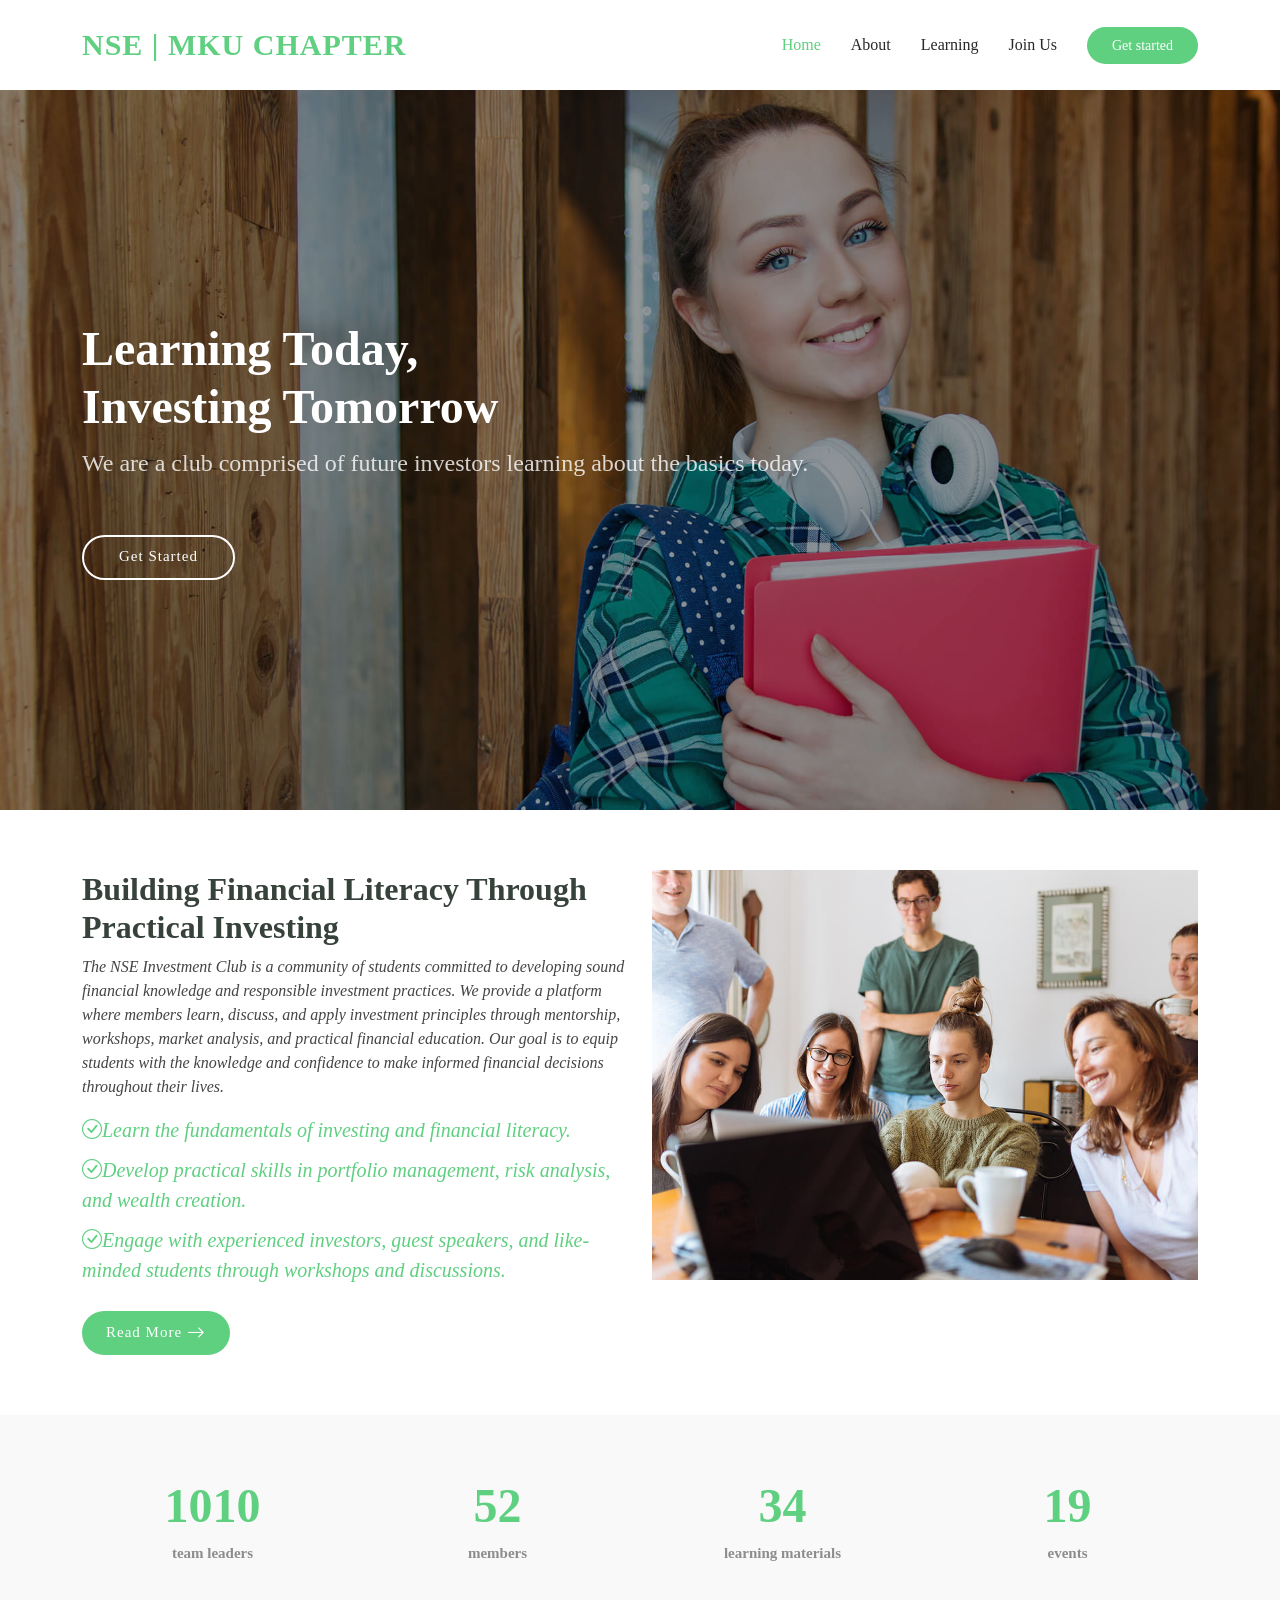
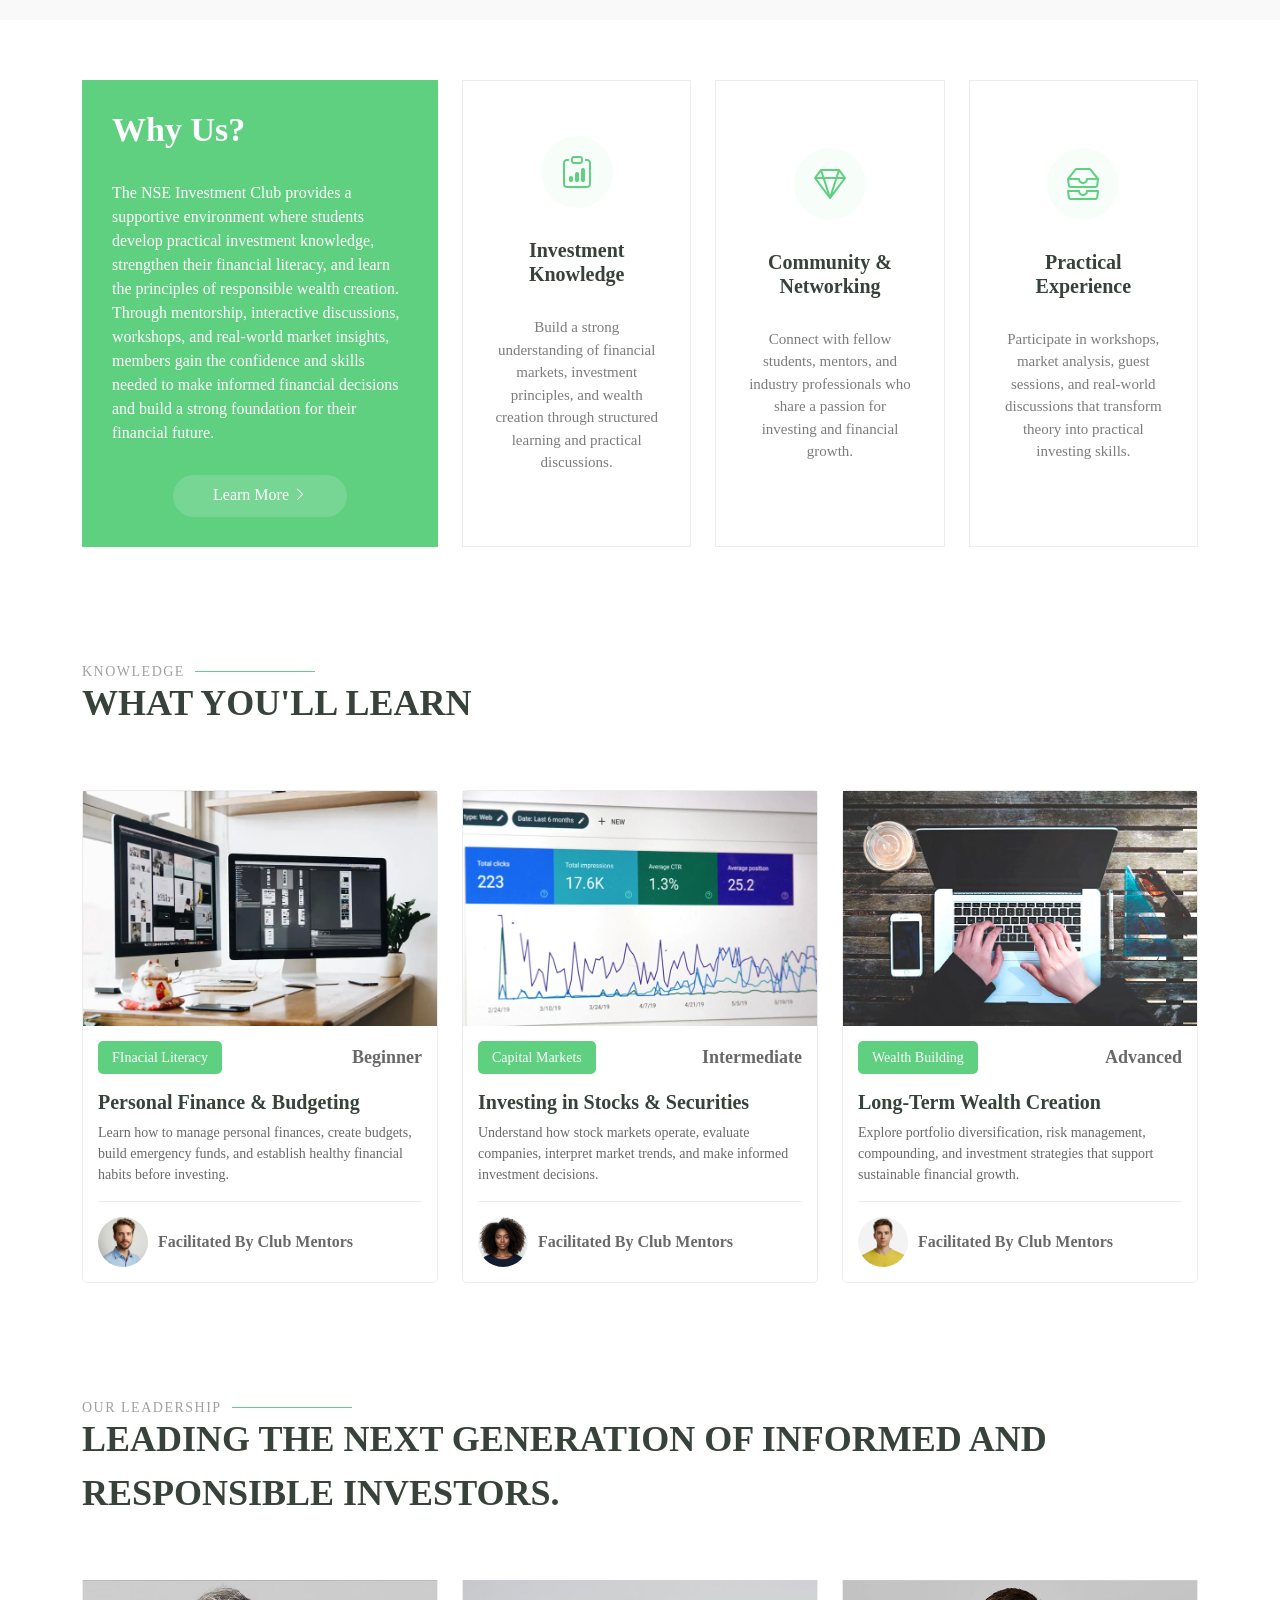
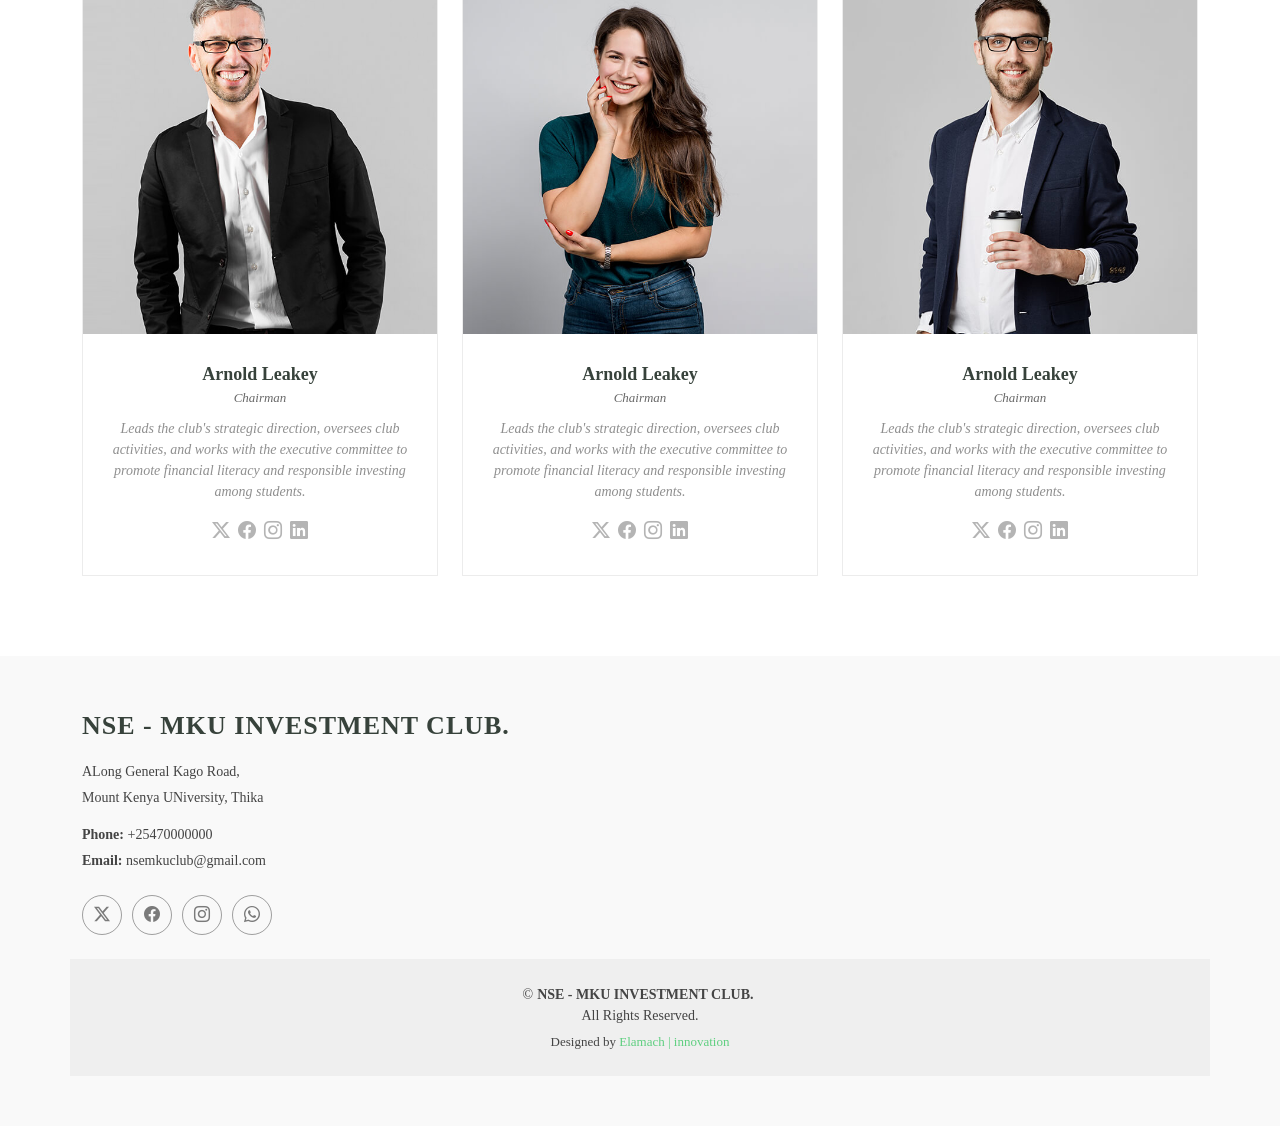
<file: index.html>
<!DOCTYPE html>
<html lang="en">

<head>
  <meta charset="utf-8">
  <meta content="width=device-width, initial-scale=1.0" name="viewport">
  <title>NSE | MKU CHAPTER</title>
  <meta name="description" content="">
  <meta name="keywords" content="">

  <!-- Favicons -->
  <link href="assets/img/favicon.png" rel="icon">
  <link href="assets/img/apple-touch-icon.png" rel="apple-touch-icon">

  <!-- Fonts -->
  <link href="https://fonts.googleapis.com" rel="preconnect">
  <link href="https://fonts.gstatic.com" rel="preconnect" crossorigin>
  <link href="https://fonts.googleapis.com/css2?family=Open+Sans:ital,wght@0,300;0,400;0,500;0,600;0,700;0,800;1,300;1,400;1,500;1,600;1,700;1,800&family=Poppins:ital,wght@0,100;0,200;0,300;0,400;0,500;0,600;0,700;0,800;0,900;1,100;1,200;1,300;1,400;1,500;1,600;1,700;1,800;1,900&family=Raleway:ital,wght@0,100;0,200;0,300;0,400;0,500;0,600;0,700;0,800;0,900;1,100;1,200;1,300;1,400;1,500;1,600;1,700;1,800;1,900&display=swap" rel="stylesheet">

  <!-- Vendor CSS Files -->
  <link href="assets/vendor/bootstrap/css/bootstrap.min.css" rel="stylesheet">
  <link href="assets/vendor/bootstrap-icons/bootstrap-icons.css" rel="stylesheet">
  <link href="assets/vendor/aos/aos.css" rel="stylesheet">
  <link href="assets/vendor/glightbox/css/glightbox.min.css" rel="stylesheet">
  <link href="assets/vendor/swiper/swiper-bundle.min.css" rel="stylesheet">

  <!-- Main CSS File -->
  <link href="styles.css" rel="stylesheet">
</head>

<body class="index-page">

  <header id="header" class="header d-flex align-items-center sticky-top">
    <div class="container-fluid container-xl position-relative d-flex align-items-center">

      <a href="index.html" class="logo d-flex align-items-center me-auto">
        <!-- Uncomment the line below if you also wish to use an image logo -->
        <!-- <img src="assets/img/logo.webp" alt=""> -->
        <h1 class="sitename">NSE | MKU CHAPTER</h1>
      </a>

      <nav id="navmenu" class="navmenu">
        <ul>
          <li><a href="index.html" class="active">Home<br></a></li>
          <li><a href="aboutpagetwo.html">About</a></li>
          <li><a href="learning.html">Learning</a></li>
          <li><a href="join.html">Join Us</a></li>
        </ul>
        <i class="mobile-nav-toggle d-xl-none bi bi-list"></i>
      </nav>

      <a class="btn-getstarted" href="join.html">Get started</a>

    </div>
  </header>

  <main class="main">

    <!-- Hero Section -->
    <section id="hero" class="hero section dark-background">

      <img src="assets/img/hero-bg.jpg" alt="" data-aos="fade-in">

      <div class="container">
        <h2 data-aos="fade-up" data-aos-delay="100">Learning Today,<br>Investing Tomorrow</h2>
        <p data-aos="fade-up" data-aos-delay="200">We are a club comprised of future investors learning about the basics today.</p>
        <div class="d-flex mt-4" data-aos="fade-up" data-aos-delay="300">
          <a href="join.html" class="btn-get-started">Get Started</a>
        </div>
      </div>

    </section><!-- /Hero Section -->

    <!-- About Section -->
    <section id="about" class="about section">

      <div class="container">

        <div class="row gy-4">

          <div class="col-lg-6 order-1 order-lg-2" data-aos="fade-up" data-aos-delay="100">
            <img src="assets/img/about.jpg" class="img-fluid" alt="">
          </div>

          <div class="col-lg-6 order-2 order-lg-1 content" data-aos="fade-up" data-aos-delay="200">
            <h3>Building Financial Literacy Through Practical Investing</h3>
            <p class="fst-italic">
              The NSE Investment Club is a community of students committed to 
              developing sound financial knowledge and responsible investment practices. 
              We provide a platform where members learn, discuss, and apply investment principles through mentorship, workshops, market analysis, and practical financial education. 
              Our goal is to equip students with the knowledge and confidence 
              to make informed financial decisions throughout their lives.
            </p>
            <ul>
              <li><i class="bi bi-check-circle">Learn the fundamentals of investing and financial literacy.</i> <span></span></li>
              <li><i class="bi bi-check-circle">Develop practical skills in portfolio management, risk analysis, and wealth creation.</i> <span></span></li>
              <li><i class="bi bi-check-circle">Engage with experienced investors, guest speakers, and like-minded students through workshops and discussions.</i> <span></span></li>
            </ul>
            <a href="aboutpagetwo.html" class="read-more"><span>Read More</span><i class="bi bi-arrow-right"></i></a>
          </div>

        </div>

      </div>

    </section><!-- /About Section -->

    <!-- Counts Section -->
    <section id="counts" class="section counts light-background">

      <div class="container" data-aos="fade-up" data-aos-delay="100">

        <div class="row gy-4">

          <div class="col-lg-3 col-md-6">
            <div class="stats-item text-center w-100 h-100">
              <span data-purecounter-start="0" data-purecounter-end="1232" data-purecounter-duration="1" class="purecounter"></span>
              <p>team leaders</p>
            </div>
          </div><!-- End Stats Item -->

          <div class="col-lg-3 col-md-6">
            <div class="stats-item text-center w-100 h-100">
              <span data-purecounter-start="0" data-purecounter-end="64" data-purecounter-duration="1" class="purecounter"></span>
              <p>members</p>
            </div>
          </div><!-- End Stats Item -->

          <div class="col-lg-3 col-md-6">
            <div class="stats-item text-center w-100 h-100">
              <span data-purecounter-start="0" data-purecounter-end="42" data-purecounter-duration="1" class="purecounter"></span>
              <p>learning materials</p>
            </div>
          </div><!-- End Stats Item -->

          <div class="col-lg-3 col-md-6">
            <div class="stats-item text-center w-100 h-100">
              <span data-purecounter-start="0" data-purecounter-end="24" data-purecounter-duration="1" class="purecounter"></span>
              <p>events</p>
            </div>
          </div><!-- End Stats Item -->

        </div>

      </div>

    </section><!-- /Counts Section -->

    <!-- Why Us Section -->
    <section id="why-us" class="section why-us">

      <div class="container">

        <div class="row gy-4">

          <div class="col-lg-4" data-aos="fade-up" data-aos-delay="100">
            <div class="why-box">
              <h3>Why Us?</h3>
              <p>The NSE Investment Club provides a supportive environment 
                where students develop practical investment knowledge, 
                strengthen their financial literacy, and learn the principles of responsible wealth creation. 
                Through mentorship, interactive discussions, workshops, and real-world market insights, 
                members gain the confidence and skills needed to make informed financial decisions and build a strong foundation for their financial future.
              </p>
              <div class="text-center">
                <a href="aboutpagetwo.html" class="more-btn"><span>Learn More</span> <i class="bi bi-chevron-right"></i></a>
              </div>
            </div>
          </div><!-- End Why Box -->

          <div class="col-lg-8 d-flex align-items-stretch">
            <div class="row gy-4" data-aos="fade-up" data-aos-delay="200">

              <div class="col-xl-4">
                <div class="icon-box d-flex flex-column justify-content-center align-items-center">
                  <i class="bi bi-clipboard-data"></i>
                  <h4>Investment Knowledge</h4>
                  <p>Build a strong understanding of financial markets, investment principles, 
                    and wealth creation through structured learning and practical discussions.</p>
                </div>
              </div><!-- End Icon Box -->

              <div class="col-xl-4" data-aos="fade-up" data-aos-delay="300">
                <div class="icon-box d-flex flex-column justify-content-center align-items-center">
                  <i class="bi bi-gem"></i>
                  <h4>Community & Networking</h4>
                  <p>Connect with fellow students, mentors, 
                    and industry professionals who share a passion for investing and financial growth.</p>
                </div>
              </div><!-- End Icon Box -->

              <div class="col-xl-4" data-aos="fade-up" data-aos-delay="400">
                <div class="icon-box d-flex flex-column justify-content-center align-items-center">
                  <i class="bi bi-inboxes"></i>
                  <h4>Practical Experience</h4>
                  <p>Participate in workshops, market analysis, guest sessions, 
                    and real-world discussions that transform theory into practical investing skills.</p>
                </div>
              </div><!-- End Icon Box -->

            </div>
          </div>

        </div>

      </div>

    </section><!-- /Why Us Section -->


    <!-- Courses Section -->
    <section id="courses" class="courses section">

      <!-- Section Title -->
      <div class="container section-title" data-aos="fade-up">
        <h2>Knowledge</h2>
        <p>What You'll Learn</p>
      </div><!-- End Section Title -->

      <div class="container">

        <div class="row">

          <div class="col-lg-4 col-md-6 d-flex align-items-stretch" data-aos="zoom-in" data-aos-delay="100">
            <div class="course-item">
              <img src="assets/img/course/course-1.webp" class="img-fluid" alt="...">
              <div class="course-content">
                <div class="d-flex justify-content-between align-items-center mb-3">
                  <p class="category">FInacial Literacy</p>
                  <p class="price">Beginner</p>
                </div>

                <h3><a href="course-details.html">Personal Finance & Budgeting</a></h3>
                <p class="description">Learn how to manage personal finances, create budgets, 
                    build emergency funds, and establish healthy financial habits before investing.</p>
                <div class="trainer d-flex justify-content-between align-items-center">
                  <div class="trainer-profile d-flex align-items-center">
                    <img src="assets/img/person/person-m-7.webp" class="img-fluid" alt="">
                    <a href="" class="trainer-link">Facilitated By Club Mentors</a>
                  </div>
                </div>
              </div>
            </div>
          </div> <!-- End Course Item-->

          <div class="col-lg-4 col-md-6 d-flex align-items-stretch mt-4 mt-md-0" data-aos="zoom-in" data-aos-delay="200">
            <div class="course-item">
              <img src="assets/img/course/course-2.webp" class="img-fluid" alt="...">
              <div class="course-content">
                <div class="d-flex justify-content-between align-items-center mb-3">
                  <p class="category">Capital Markets</p>
                  <p class="price">Intermediate</p>
                </div>

                <h3><a href="course-details.html">Investing in Stocks & Securities</a></h3>
                <p class="description">Understand how stock markets operate, evaluate companies, 
                    interpret market trends, and make informed investment decisions.</p>
                <div class="trainer d-flex justify-content-between align-items-center">
                  <div class="trainer-profile d-flex align-items-center">
                    <img src="assets/img/person/person-f-14.webp" class="img-fluid" alt="">
                    <a href="" class="trainer-link">Facilitated By Club Mentors</a>
                  </div>
                </div>
              </div>
            </div>
          </div> <!-- End Course Item-->

          <div class="col-lg-4 col-md-6 d-flex align-items-stretch mt-4 mt-lg-0" data-aos="zoom-in" data-aos-delay="300">
            <div class="course-item">
              <img src="assets/img/course/course-3.webp" class="img-fluid" alt="...">
              <div class="course-content">
                <div class="d-flex justify-content-between align-items-center mb-3">
                  <p class="category">Wealth Building</p>
                  <p class="price">Advanced</p>
                </div>

                <h3><a href="course-details.html">Long-Term Wealth Creation</a></h3>
                <p class="description">Explore portfolio diversification, risk management, compounding, 
                    and investment strategies that support sustainable financial growth.</p>
                <div class="trainer d-flex justify-content-between align-items-center">
                  <div class="trainer-profile d-flex align-items-center">
                    <img src="assets/img/person/person-m-12.webp" class="img-fluid" alt="">
                    <a href="" class="trainer-link">Facilitated By Club Mentors</a>
                  </div>
                </div>
              </div>
            </div>
          </div> <!-- End Course Item-->

        </div>

      </div>

    </section><!-- /Courses Section -->

    <!-- Trainers Index Section -->
    <section id="trainers-index" class="section trainers-index">
        <div class="container section-title" data-aos="fade-up">
        <h2>Our Leadership</h2>
        <p>Leading the next generation of informed and responsible investors.</p>
      </div>

      <div class="container">

        <div class="row">

          <div class="col-lg-4 col-md-6 d-flex" data-aos="fade-up" data-aos-delay="100">
            <div class="member">
              <img src="assets/img/trainers/trainer-1.jpg" class="img-fluid" alt="">
              <div class="member-content">
                <h4>Arnold Leakey</h4>
                <span>Chairman</span>
                <p>
                Leads the club's strategic direction, oversees club activities, and works with the executive committee to promote financial literacy and responsible investing among students.
                </p>
                <div class="social">
                  <a href=""><i class="bi bi-twitter-x"></i></a>
                  <a href=""><i class="bi bi-facebook"></i></a>
                  <a href=""><i class="bi bi-instagram"></i></a>
                  <a href=""><i class="bi bi-linkedin"></i></a>
                </div>
              </div>
            </div>
          </div><!-- End Team Member -->

          <div class="col-lg-4 col-md-6 d-flex" data-aos="fade-up" data-aos-delay="200">
            <div class="member">
              <img src="assets/img/trainers/trainer-2.jpg" class="img-fluid" alt="">
              <div class="member-content">
                <h4>Arnold Leakey</h4>
                <span>Chairman</span>
                <p>
                 Leads the club's strategic direction, oversees club activities, and works with the executive committee to promote financial literacy and responsible investing among students.
                </p>
                <div class="social">
                  <a href=""><i class="bi bi-twitter-x"></i></a>
                  <a href=""><i class="bi bi-facebook"></i></a>
                  <a href=""><i class="bi bi-instagram"></i></a>
                  <a href=""><i class="bi bi-linkedin"></i></a>
                </div>
              </div>
            </div>
          </div><!-- End Team Member -->

          <div class="col-lg-4 col-md-6 d-flex" data-aos="fade-up" data-aos-delay="300">
            <div class="member">
              <img src="assets/img/trainers/trainer-3.jpg" class="img-fluid" alt="">
              <div class="member-content">
                <h4>Arnold Leakey</h4>
                <span>Chairman</span>
                <p>
                  Leads the club's strategic direction, oversees club activities, and works with the executive committee to promote financial literacy and responsible investing among students.
                </p>
                <div class="social">
                  <a href=""><i class="bi bi-twitter-x"></i></a>
                  <a href=""><i class="bi bi-facebook"></i></a>
                  <a href=""><i class="bi bi-instagram"></i></a>
                  <a href=""><i class="bi bi-linkedin"></i></a>
                </div>
              </div>
            </div>
          </div><!-- End Team Member -->

        </div>

      </div>

    </section><!-- /Trainers Index Section -->

  </main>

  <footer id="footer" class="footer position-relative light-background">

    <div class="container footer-top">
      <div class="row gy-4">
        <div class="col-lg-8 col-md-6 footer-about">
          <a href="index.html" class="logo d-flex align-items-center">
            <span class="sitename">NSE - MKU INVESTMENT CLUB.</span>
          </a>
          <div class="footer-contact pt-3">

            <p>ALong General Kago Road,</p>
            <p>Mount Kenya UNiversity, Thika</p>
            <p class="mt-3"><strong>Phone:</strong> <span>+25470000000</span></p>
            <p><strong>Email:</strong> <span>nsemkuclub@gmail.com</span></p>
          </div>
          <div class="social-links d-flex mt-4">
            <a href=""><i class="bi bi-twitter-x"></i></a>
            <a href=""><i class="bi bi-facebook"></i></a>
            <a href=""><i class="bi bi-instagram"></i></a>
            <a href=""><i class="bi bi-whatsapp"></i></a>
          </div>
        </div>
      </div>
    </div>

    <div class="container copyright text-center mt-4">
      <p>©<strong class="px-1 sitename">NSE - MKU INVESTMENT CLUB.</strong> <br><span>All Rights Reserved.</span></p>
      <div class="credits">
        Designed by <a href="">Elamach | innovation</a>
      </div>
    </div>

  </footer>

  <!-- Scroll Top -->
  <a href="#" id="scroll-top" class="scroll-top d-flex align-items-center justify-content-center"><i class="bi bi-arrow-up-short"></i></a>

  <!-- Preloader -->
  <div id="preloader"></div>

  <!-- Vendor JS Files -->
  <script src="assets/vendor/bootstrap/js/bootstrap.bundle.min.js"></script>
  <script src="assets/vendor/php-email-form/validate.js"></script>
  <script src="assets/vendor/aos/aos.js"></script>
  <script src="assets/vendor/glightbox/js/glightbox.min.js"></script>
  <script src="assets/vendor/purecounter/purecounter_vanilla.js"></script>
  <script src="assets/vendor/swiper/swiper-bundle.min.js"></script>

  <!-- Main JS File -->
  <script src="java.js"></script>

</body>

</html>
</file>
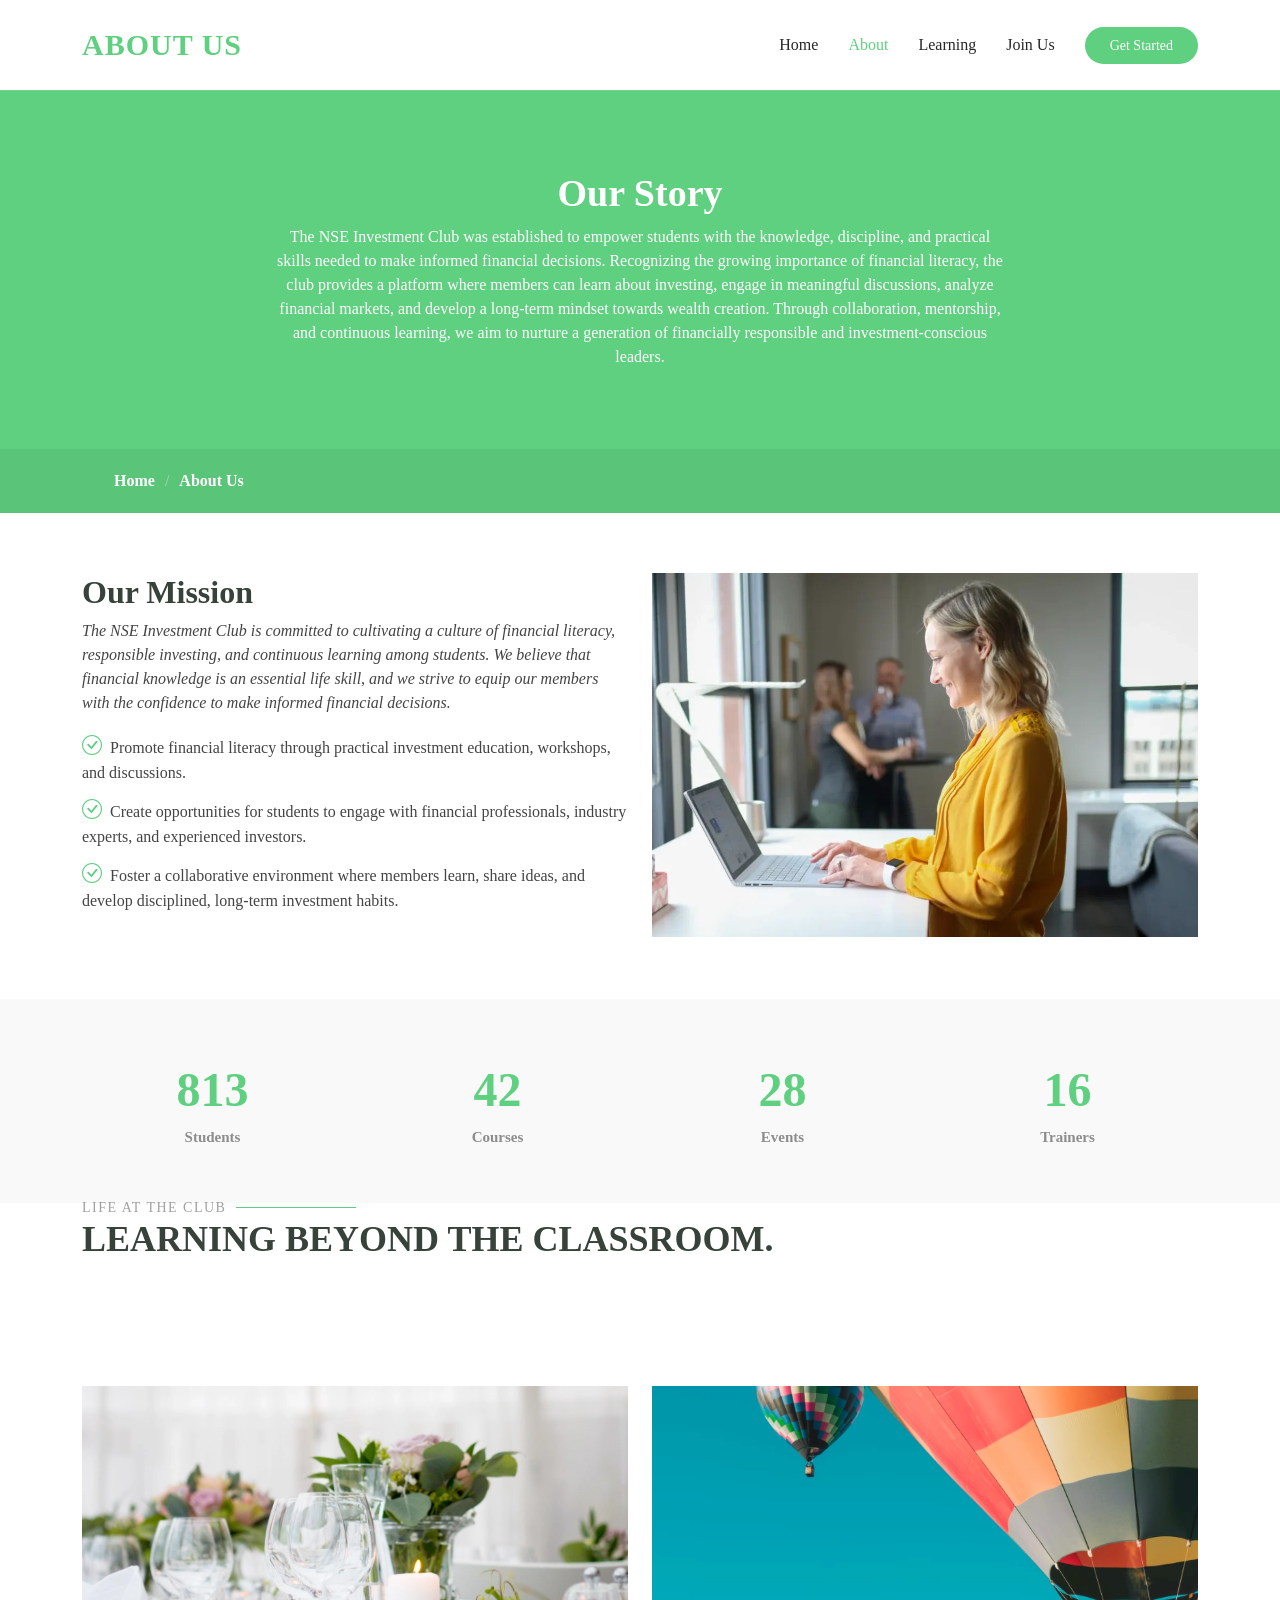
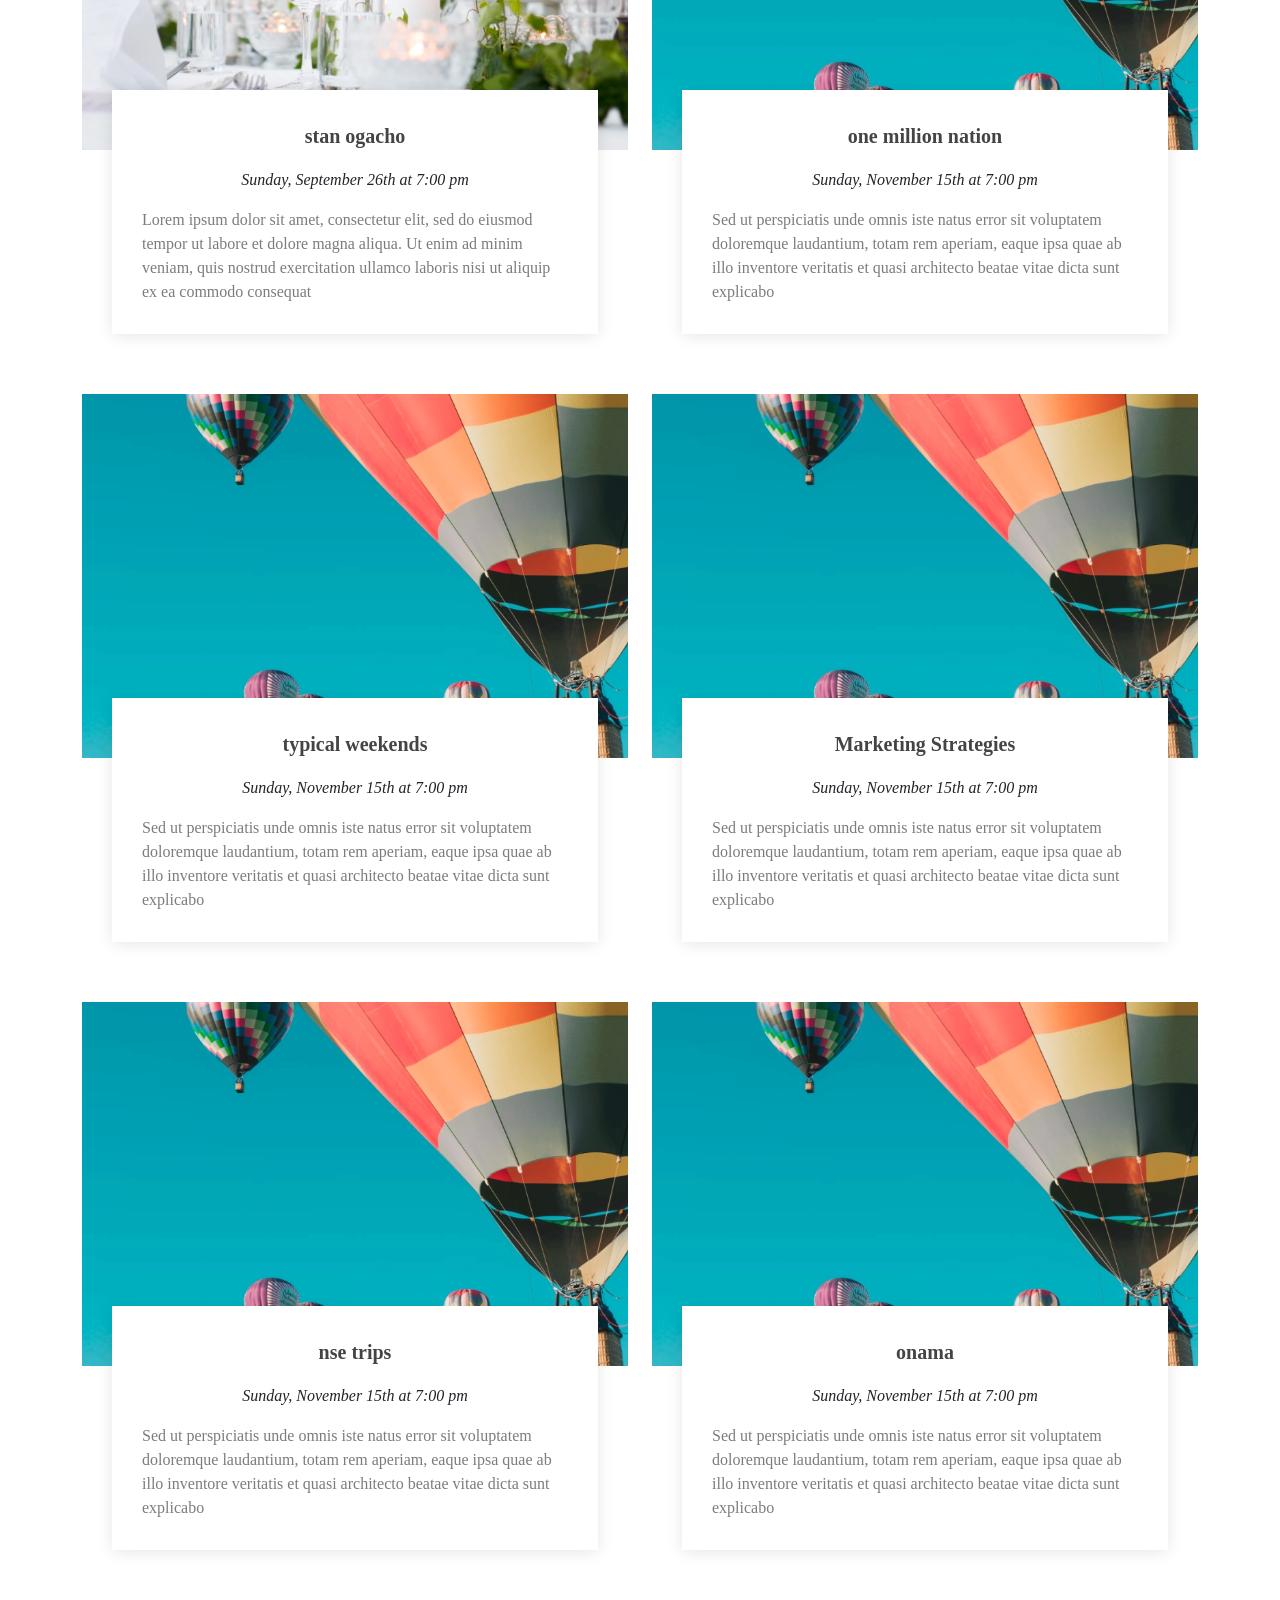
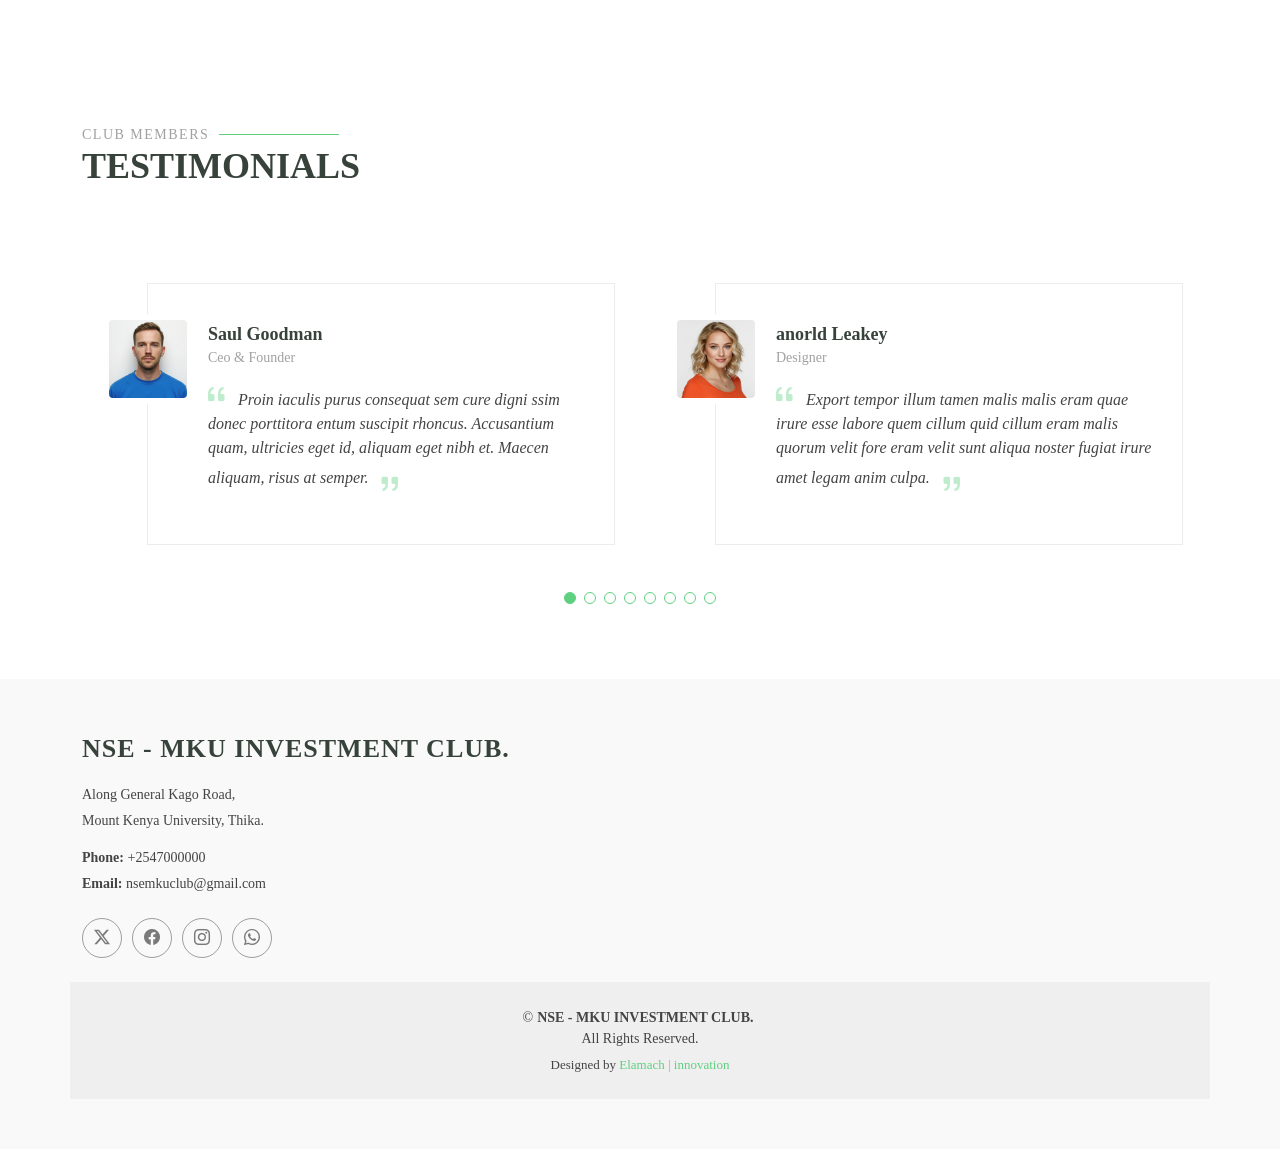
<file: aboutpagetwo.html>
<!DOCTYPE html>
<html lang="en">

<head>
  <meta charset="utf-8">
  <meta content="width=device-width, initial-scale=1.0" name="viewport">
  <title>About Us</title>
  <meta name="description" content="">
  <meta name="keywords" content="">

  <!-- Favicons -->
  <link href="assets/img/favicon.png" rel="icon">
  <link href="assets/img/apple-touch-icon.png" rel="apple-touch-icon">

  <!-- Fonts -->
  <link href="https://fonts.googleapis.com" rel="preconnect">
  <link href="https://fonts.gstatic.com" rel="preconnect" crossorigin>
  <link href="https://fonts.googleapis.com/css2?family=Open+Sans:ital,wght@0,300;0,400;0,500;0,600;0,700;0,800;1,300;1,400;1,500;1,600;1,700;1,800&family=Poppins:ital,wght@0,100;0,200;0,300;0,400;0,500;0,600;0,700;0,800;0,900;1,100;1,200;1,300;1,400;1,500;1,600;1,700;1,800;1,900&family=Raleway:ital,wght@0,100;0,200;0,300;0,400;0,500;0,600;0,700;0,800;0,900;1,100;1,200;1,300;1,400;1,500;1,600;1,700;1,800;1,900&display=swap" rel="stylesheet">

  <!-- Vendor CSS Files -->
  <link href="assets/vendor/bootstrap/css/bootstrap.min.css" rel="stylesheet">
  <link href="assets/vendor/bootstrap-icons/bootstrap-icons.css" rel="stylesheet">
  <link href="assets/vendor/aos/aos.css" rel="stylesheet">
  <link href="assets/vendor/glightbox/css/glightbox.min.css" rel="stylesheet">
  <link href="assets/vendor/swiper/swiper-bundle.min.css" rel="stylesheet">

  <!-- Main CSS File -->
  <link href="styles.css" rel="stylesheet">

</head>

<body class="about-page">

  <header id="header" class="header d-flex align-items-center sticky-top">
    <div class="container-fluid container-xl position-relative d-flex align-items-center">

      <a href="index.html" class="logo d-flex align-items-center me-auto">
        <!-- Uncomment the line below if you also wish to use an image logo -->
        <!-- <img src="assets/img/logo.webp" alt=""> -->
        <h1 class="sitename">About Us</h1>
      </a>

      <nav id="navmenu" class="navmenu">
        <ul>
          <li><a href="index.html">Home<br></a></li>
          <li><a href="aboutpagetwo.html" class="active">About</a></li>
          <li><a href="learning.html">Learning</a></li>
          <li><a href="join.html">Join Us</a></li>
        </ul>
        <i class="mobile-nav-toggle d-xl-none bi bi-list"></i>
      </nav>

      <a class="btn-getstarted" href="join.html">Get Started</a>

    </div>
  </header>

  <main class="main">

    <!-- Page Title -->
    <div class="page-title" data-aos="fade">
      <div class="heading">
        <div class="container">
          <div class="row d-flex justify-content-center text-center">
            <div class="col-lg-8">
              <h1>Our Story<br></h1>
              <p class="mb-0">The NSE Investment Club was established to empower students with the knowledge, discipline, and practical skills needed to make informed financial decisions. 
                Recognizing the growing importance of financial literacy, the club provides a platform where members can learn about investing, engage in meaningful discussions, 
                analyze financial markets, and develop a long-term mindset towards wealth creation. Through collaboration, mentorship, and continuous learning, 
                we aim to nurture a generation of financially responsible and investment-conscious leaders.</p>
            </div>
          </div>
        </div>
      </div>
      <nav class="breadcrumbs">
        <div class="container">
          <ol>
            <li><a href="index.html">Home</a></li>
            <li class="current">About Us<br></li>
          </ol>
        </div>
      </nav>
    </div><!-- End Page Title -->

  <!-- About Us Section -->
    <section id="about-us" class="section about-us">

      <div class="container">

        <div class="row gy-4">

          <div class="col-lg-6 order-1 order-lg-2" data-aos="fade-up" data-aos-delay="100">
            <img src="assets/img/about/about-1.webp" class="img-fluid" alt="">
          </div>

          <div class="col-lg-6 order-2 order-lg-1 content" data-aos="fade-up" data-aos-delay="200">
            <h3>Our Mission</h3>
            <p class="fst-italic">
              The NSE Investment Club is committed to cultivating a culture of financial literacy, responsible investing, 
              and continuous learning among students. We believe that financial knowledge is an essential life skill, 
              and we strive to equip our members with the confidence to make informed financial decisions.
            </p>
            <ul>
              <li><i class="bi bi-check-circle"></i> <span>Promote financial literacy through practical investment education, workshops, and discussions.</span></li>
              <li><i class="bi bi-check-circle"></i> <span>Create opportunities for students to engage with financial professionals, industry experts, and experienced investors.</span></li>
              <li><i class="bi bi-check-circle"></i> <span> Foster a collaborative environment where members learn, share ideas, and develop disciplined, long-term investment habits.</span></li>
            </ul>
          </div>

        </div>

      </div>

    </section><!-- /About Us Section -->

    <!-- Counts Section -->
    <section id="counts" class="section counts light-background">

      <div class="container" data-aos="fade-up" data-aos-delay="100">

        <div class="row gy-4">

          <div class="col-lg-3 col-md-6">
            <div class="stats-item text-center w-100 h-100">
              <span data-purecounter-start="0" data-purecounter-end="1232" data-purecounter-duration="1" class="purecounter"></span>
              <p>Students</p>
            </div>
          </div><!-- End Stats Item -->

          <div class="col-lg-3 col-md-6">
            <div class="stats-item text-center w-100 h-100">
              <span data-purecounter-start="0" data-purecounter-end="64" data-purecounter-duration="1" class="purecounter"></span>
              <p>Courses</p>
            </div>
          </div><!-- End Stats Item -->

          <div class="col-lg-3 col-md-6">
            <div class="stats-item text-center w-100 h-100">
              <span data-purecounter-start="0" data-purecounter-end="42" data-purecounter-duration="1" class="purecounter"></span>
              <p>Events</p>
            </div>
          </div><!-- End Stats Item -->

          <div class="col-lg-3 col-md-6">
            <div class="stats-item text-center w-100 h-100">
              <span data-purecounter-start="0" data-purecounter-end="24" data-purecounter-duration="1" class="purecounter"></span>
              <p>Trainers</p>
            </div>
          </div><!-- End Stats Item -->

        </div>

      </div>

    </section><!-- /Counts Section -->

 
 
    <!-- Events Section -->
     <div class="container section-title" data-aos="fade-up">
    <h2>Life at the Club</h2>
    <p>learning beyond the classroom.</p>
</div>
    <section id="events" class="events section">

      <div class="container" data-aos="fade-up">

        <div class="row">
          <div class="col-md-6 d-flex align-items-stretch">
            <div class="card">
              <div class="card-img">
                <img src="assets/img/event/event-item-1.webp" alt="...">
              </div>
              <div class="card-body">
                <h5 class="card-title"><a href="">stan ogacho</a></h5>
                <p class="fst-italic text-center">Sunday, September 26th at 7:00 pm</p>
                <p class="card-text">Lorem ipsum dolor sit amet, consectetur elit, sed do eiusmod tempor ut labore et dolore magna aliqua. Ut enim ad minim veniam, quis nostrud exercitation ullamco laboris nisi ut aliquip ex ea commodo consequat</p>
              </div>
            </div>
          </div>
          <div class="col-md-6 d-flex align-items-stretch">
            <div class="card">
              <div class="card-img">
                <img src="assets/img/event/event-item-2.webp" alt="...">
              </div>
              <div class="card-body">
                <h5 class="card-title"><a href="">one million nation</a></h5>
                <p class="fst-italic text-center">Sunday, November 15th at 7:00 pm</p>
                <p class="card-text">Sed ut perspiciatis unde omnis iste natus error sit voluptatem doloremque laudantium, totam rem aperiam, eaque ipsa quae ab illo inventore veritatis et quasi architecto beatae vitae dicta sunt explicabo</p>
              </div>
            </div>

          </div>
                    <div class="col-md-6 d-flex align-items-stretch">
            <div class="card">
              <div class="card-img">
                <img src="assets/img/event/event-item-2.webp" alt="...">
              </div>
              <div class="card-body">
                <h5 class="card-title"><a href="">typical weekends</a></h5>
                <p class="fst-italic text-center">Sunday, November 15th at 7:00 pm</p>
                <p class="card-text">Sed ut perspiciatis unde omnis iste natus error sit voluptatem doloremque laudantium, totam rem aperiam, eaque ipsa quae ab illo inventore veritatis et quasi architecto beatae vitae dicta sunt explicabo</p>
              </div>
            </div>

          </div>
            <div class="col-md-6 d-flex align-items-stretch">
            <div class="card">
              <div class="card-img">
                <img src="assets/img/event/event-item-2.webp" alt="...">
              </div>
              <div class="card-body">
                <h5 class="card-title"><a href="">Marketing Strategies</a></h5>
                <p class="fst-italic text-center">Sunday, November 15th at 7:00 pm</p>
                <p class="card-text">Sed ut perspiciatis unde omnis iste natus error sit voluptatem doloremque laudantium, totam rem aperiam, eaque ipsa quae ab illo inventore veritatis et quasi architecto beatae vitae dicta sunt explicabo</p>
              </div>
            </div>

          </div>
           <div class="col-md-6 d-flex align-items-stretch">
            <div class="card">
              <div class="card-img">
                <img src="assets/img/event/event-item-2.webp" alt="...">
              </div>
              <div class="card-body">
                <h5 class="card-title"><a href="">nse trips</a></h5>
                <p class="fst-italic text-center">Sunday, November 15th at 7:00 pm</p>
                <p class="card-text">Sed ut perspiciatis unde omnis iste natus error sit voluptatem doloremque laudantium, totam rem aperiam, eaque ipsa quae ab illo inventore veritatis et quasi architecto beatae vitae dicta sunt explicabo</p>
              </div>
            </div>

          </div>
            <div class="col-md-6 d-flex align-items-stretch">
            <div class="card">
              <div class="card-img">
                <img src="assets/img/event/event-item-2.webp" alt="...">
              </div>
              <div class="card-body">
                <h5 class="card-title"><a href="">onama</a></h5>
                <p class="fst-italic text-center">Sunday, November 15th at 7:00 pm</p>
                <p class="card-text">Sed ut perspiciatis unde omnis iste natus error sit voluptatem doloremque laudantium, totam rem aperiam, eaque ipsa quae ab illo inventore veritatis et quasi architecto beatae vitae dicta sunt explicabo</p>
              </div>
            </div>

          </div>

        </div>

      </div>

    </section><!-- /Events Section -->






    <!-- Testimonials Section -->
    <section id="testimonials" class="testimonials section">

      <!-- Section Title -->
      <div class="container section-title" data-aos="fade-up">
        <h2>Club Members</h2>
        <p>Testimonials</p>
      </div><!-- End Section Title -->

      <div class="container" data-aos="fade-up" data-aos-delay="100">

        <div class="swiper init-swiper">
          <script type="application/json" class="swiper-config">
            {
              "loop": true,
              "speed": 600,
              "autoplay": {
                "delay": 5000
              },
              "slidesPerView": "auto",
              "pagination": {
                "el": ".swiper-pagination",
                "type": "bullets",
                "clickable": true
              },
              "breakpoints": {
                "320": {
                  "slidesPerView": 1,
                  "spaceBetween": 40
                },
                "1200": {
                  "slidesPerView": 2,
                  "spaceBetween": 20
                }
              }
            }
          </script>
          <div class="swiper-wrapper">

            <div class="swiper-slide">
              <div class="testimonial-wrap">
                <div class="testimonial-item">
                  <img src="assets/img/person/person-m-9.webp" class="testimonial-img" alt="">
                  <h3>Saul Goodman</h3>
                  <h4>Ceo &amp; Founder</h4>
                  <p>
                    <i class="bi bi-quote quote-icon-left"></i>
                    <span>Proin iaculis purus consequat sem cure digni ssim donec porttitora entum suscipit rhoncus. Accusantium quam, ultricies eget id, aliquam eget nibh et. Maecen aliquam, risus at semper.</span>
                    <i class="bi bi-quote quote-icon-right"></i>
                  </p>
                </div>
              </div>
            </div><!-- End testimonial item -->

            <div class="swiper-slide">
              <div class="testimonial-wrap">
                <div class="testimonial-item">
                  <img src="assets/img/person/person-f-5.webp" class="testimonial-img" alt="">
                  <h3>anorld Leakey</h3>
                  <h4>Designer</h4>
                  <p>
                    <i class="bi bi-quote quote-icon-left"></i>
                    <span>Export tempor illum tamen malis malis eram quae irure esse labore quem cillum quid cillum eram malis quorum velit fore eram velit sunt aliqua noster fugiat irure amet legam anim culpa.</span>
                    <i class="bi bi-quote quote-icon-right"></i>
                  </p>
                </div>
              </div>
            </div><!-- End testimonial item -->

            <div class="swiper-slide">
              <div class="testimonial-wrap">
                <div class="testimonial-item">
                  <img src="assets/img/person/person-f-12.webp" class="testimonial-img" alt="">
                  <h3>arnold Leakey</h3>
                  <h4>Store Owner</h4>
                  <p>
                    <i class="bi bi-quote quote-icon-left"></i>
                    <span>Enim nisi quem export duis labore cillum quae magna enim sint quorum nulla quem veniam duis minim tempor labore quem eram duis noster aute amet eram fore quis sint minim.</span>
                    <i class="bi bi-quote quote-icon-right"></i>
                  </p>
                </div>
              </div>
            </div><!-- End testimonial item -->

            <div class="swiper-slide">
              <div class="testimonial-wrap">
                <div class="testimonial-item">
                  <img src="assets/img/person/person-m-12.webp" class="testimonial-img" alt="">
                  <h3>arnold Leakey</h3>
                  <h4>Freelancer</h4>
                  <p>
                    <i class="bi bi-quote quote-icon-left"></i>
                    <span>Fugiat enim eram quae cillum dolore dolor amet nulla culpa multos export minim fugiat minim velit minim dolor enim duis veniam ipsum anim magna sunt elit fore quem dolore labore illum veniam.</span>
                    <i class="bi bi-quote quote-icon-right"></i>
                  </p>
                </div>
              </div>
            </div><!-- End testimonial item -->

            <div class="swiper-slide">
              <div class="testimonial-wrap">
                <div class="testimonial-item">
                  <img src="assets/img/person/person-m-13.webp" class="testimonial-img" alt="">
                  <h3>arnold leakey</h3>
                  <h4>Entrepreneur</h4>
                  <p>
                    <i class="bi bi-quote quote-icon-left"></i>
                    <span>Quis quorum aliqua sint quem legam fore sunt eram irure aliqua veniam tempor noster veniam enim culpa labore duis sunt culpa nulla illum cillum fugiat legam esse veniam culpa fore nisi cillum quid.</span>
                    <i class="bi bi-quote quote-icon-right"></i>
                  </p>
                </div>
              </div>
            </div><!-- End testimonial item -->
                        <div class="swiper-slide">
              <div class="testimonial-wrap">
                <div class="testimonial-item">
                  <img src="assets/img/person/person-m-13.webp" class="testimonial-img" alt="">
                  <h3>arnold leakey</h3>
                  <h4>Entrepreneur</h4>
                  <p>
                    <i class="bi bi-quote quote-icon-left"></i>
                    <span>Quis quorum aliqua sint quem legam fore sunt eram irure aliqua veniam tempor noster veniam enim culpa labore duis sunt culpa nulla illum cillum fugiat legam esse veniam culpa fore nisi cillum quid.</span>
                    <i class="bi bi-quote quote-icon-right"></i>
                  </p>
                </div>
              </div>
            </div><!-- End testimonial item -->
                        <div class="swiper-slide">
              <div class="testimonial-wrap">
                <div class="testimonial-item">
                  <img src="assets/img/person/person-m-13.webp" class="testimonial-img" alt="">
                  <h3>arnold leakey</h3>
                  <h4>Entrepreneur</h4>
                  <p>
                    <i class="bi bi-quote quote-icon-left"></i>
                    <span>Quis quorum aliqua sint quem legam fore sunt eram irure aliqua veniam tempor noster veniam enim culpa labore duis sunt culpa nulla illum cillum fugiat legam esse veniam culpa fore nisi cillum quid.</span>
                    <i class="bi bi-quote quote-icon-right"></i>
                  </p>
                </div>
              </div>
            </div><!-- End testimonial item -->
                        <div class="swiper-slide">
              <div class="testimonial-wrap">
                <div class="testimonial-item">
                  <img src="assets/img/person/person-m-13.webp" class="testimonial-img" alt="">
                  <h3>arnold leakey</h3>
                  <h4>Entrepreneur</h4>
                  <p>
                    <i class="bi bi-quote quote-icon-left"></i>
                    <span>Quis quorum aliqua sint quem legam fore sunt eram irure aliqua veniam tempor noster veniam enim culpa labore duis sunt culpa nulla illum cillum fugiat legam esse veniam culpa fore nisi cillum quid.</span>
                    <i class="bi bi-quote quote-icon-right"></i>
                  </p>
                </div>
              </div>
            </div><!-- End testimonial item -->

          </div>
          <div class="swiper-pagination"></div>
        </div>

      </div>

    </section><!-- /Testimonials Section -->

  </main>

<footer id="footer" class="footer position-relative light-background">

    <div class="container footer-top">
      <div class="row gy-4">
        <div class="col-lg-8 col-md-6 footer-about">
          <a href="index.html" class="logo d-flex align-items-center">
            <span class="sitename">NSE - MKU INVESTMENT CLUB.</span>
          </a>
          <div class="footer-contact pt-3">
            <p>Along General Kago Road,</p>
            <p>Mount Kenya University, Thika.</p>
            <p class="mt-3"><strong>Phone:</strong> <span>+2547000000</span></p>
            <p><strong>Email:</strong> <span>nsemkuclub@gmail.com</span></p>
          </div>
          <div class="social-links d-flex mt-4">
            <a href=""><i class="bi bi-twitter-x"></i></a>
            <a href=""><i class="bi bi-facebook"></i></a>
            <a href=""><i class="bi bi-instagram"></i></a>
            <a href=""><i class="bi bi-whatsapp"></i></a>
          </div>
        </div>
      </div>
    </div>

    <div class="container copyright text-center mt-4">
      <p>©<strong class="px-1 sitename">NSE - MKU INVESTMENT CLUB.</strong><br> <span>All Rights Reserved.</span></p>
      <div class="credits">
        Designed by <a href="">Elamach | innovation</a>
          </div>
    </div>

  </footer>

  <!-- Scroll Top -->
  <a href="#" id="scroll-top" class="scroll-top d-flex align-items-center justify-content-center"><i class="bi bi-arrow-up-short"></i></a>

  <!-- Preloader -->
  <div id="preloader"></div>

  <!-- Vendor JS Files -->
  <script src="assets/vendor/bootstrap/js/bootstrap.bundle.min.js"></script>
  <script src="assets/vendor/php-email-form/validate.js"></script>
  <script src="assets/vendor/aos/aos.js"></script>
  <script src="assets/vendor/glightbox/js/glightbox.min.js"></script>
  <script src="assets/vendor/purecounter/purecounter_vanilla.js"></script>
  <script src="assets/vendor/swiper/swiper-bundle.min.js"></script>

  <!-- Main JS File -->
  <script src="java.js"></script>

</body>

</html>
</file>
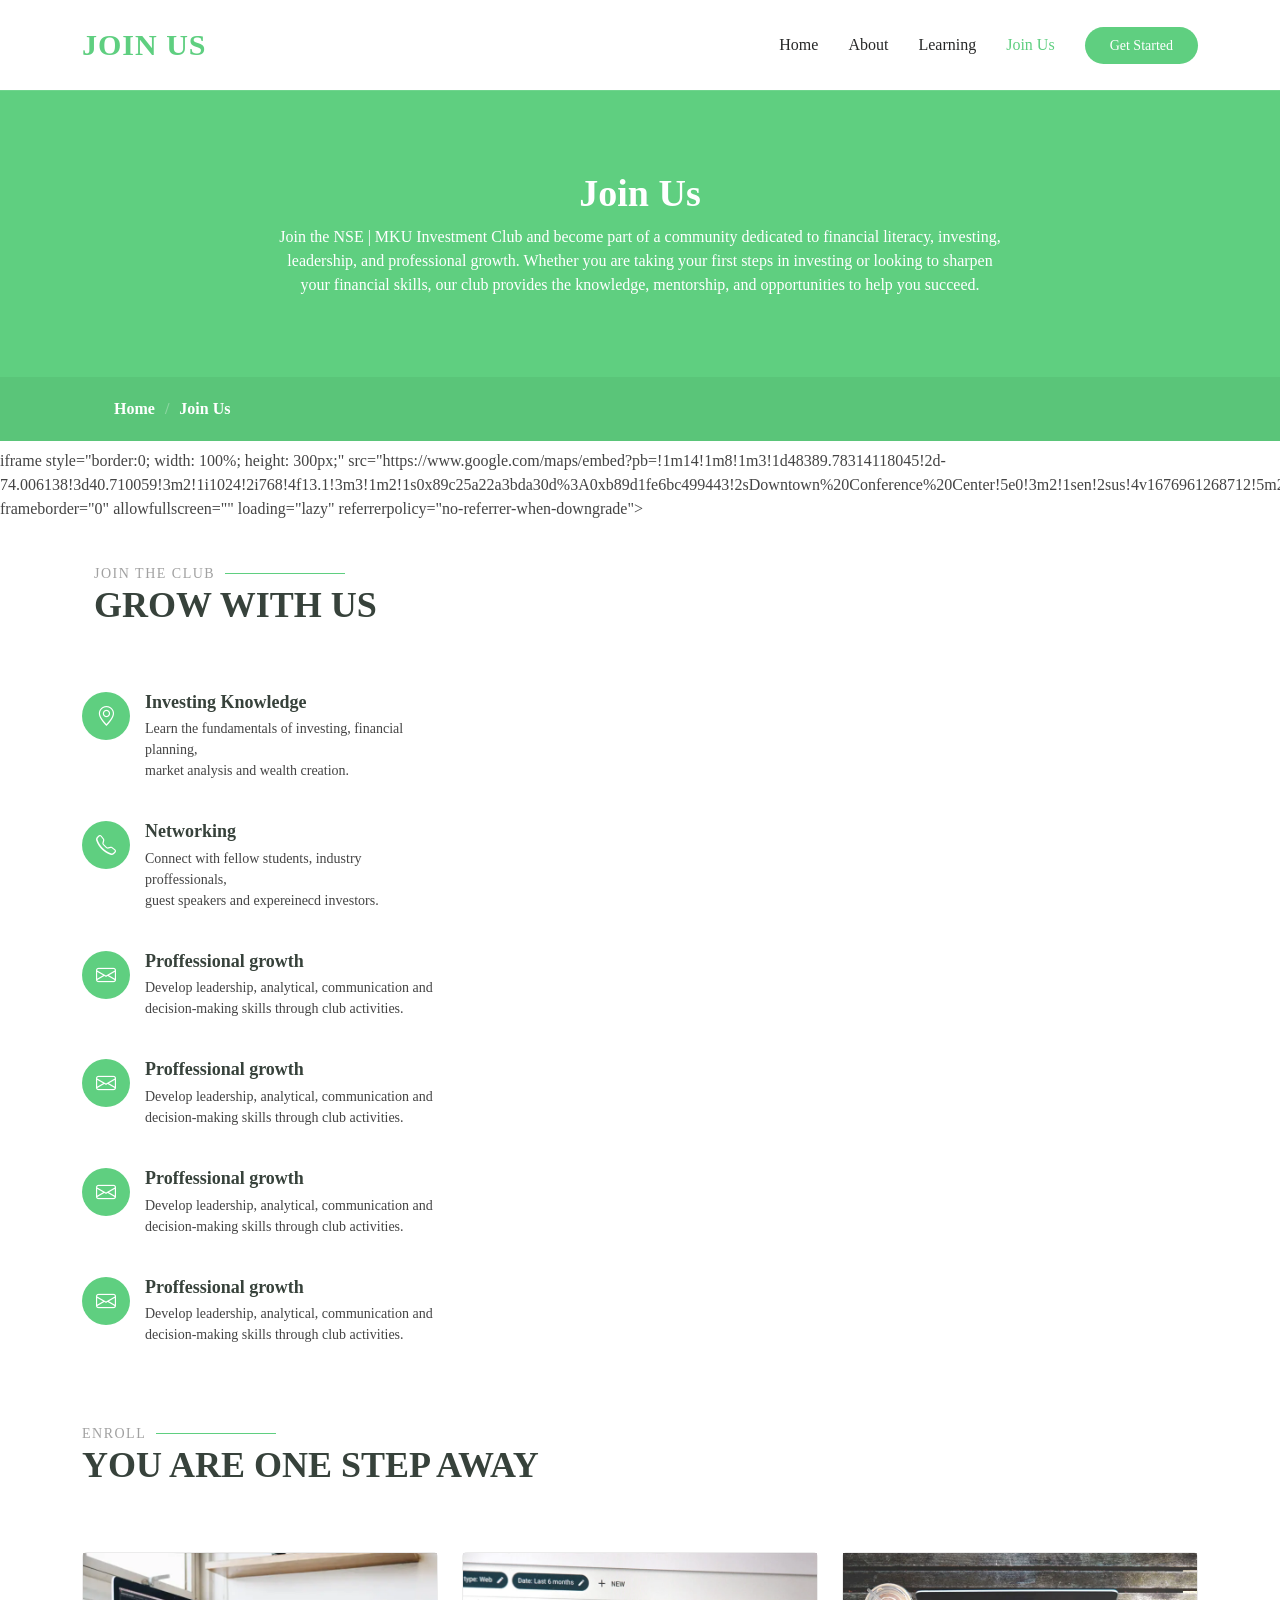
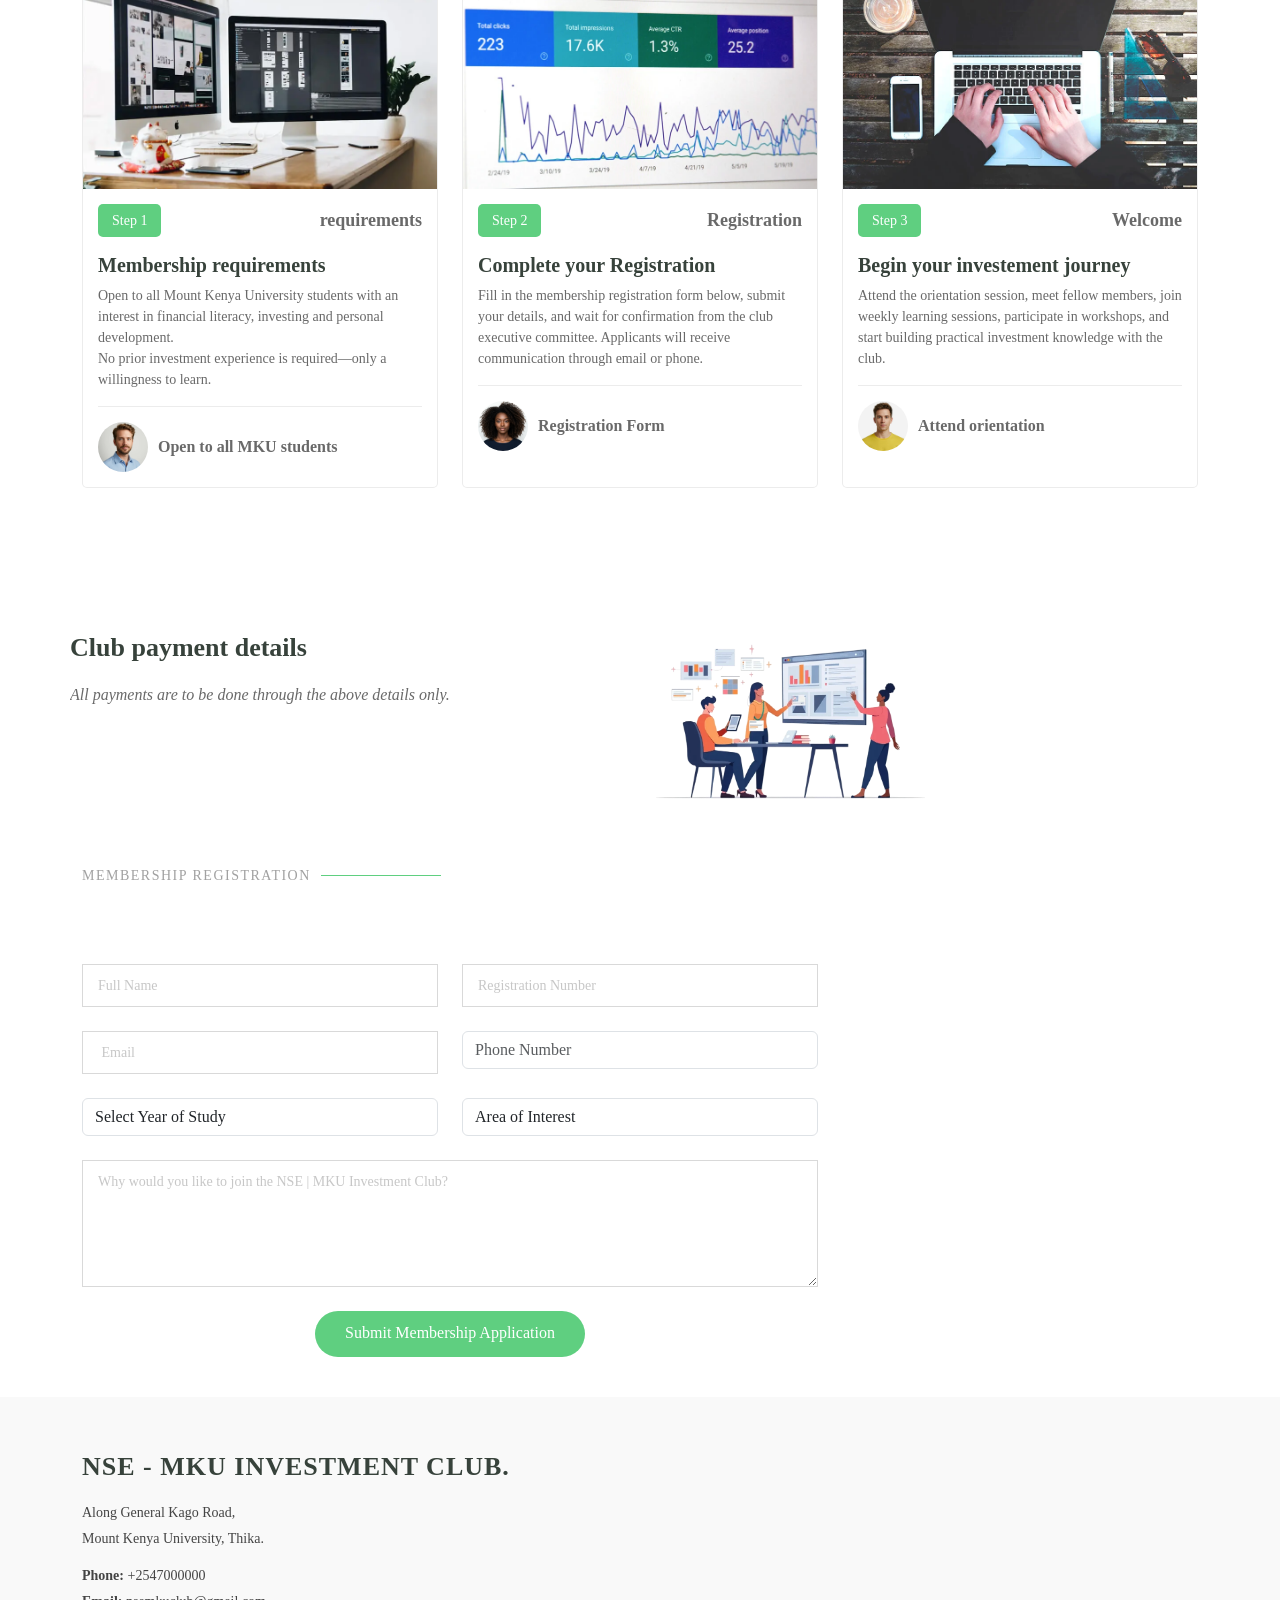
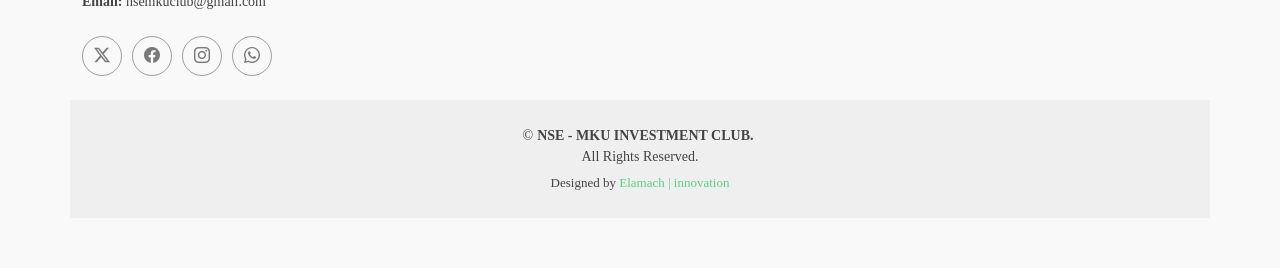
<file: join.html>
<!DOCTYPE html>
<html lang="en">

<head>
  <meta charset="utf-8">
  <meta content="width=device-width, initial-scale=1.0" name="viewport">
  <title>Join Us</title>
  <meta name="description" content="">
  <meta name="keywords" content="">

  <!-- Favicons -->
  <link href="assets/img/favicon.png" rel="icon">
  <link href="assets/img/apple-touch-icon.png" rel="apple-touch-icon">

  <!-- Fonts -->
  <link href="https://fonts.googleapis.com" rel="preconnect">
  <link href="https://fonts.gstatic.com" rel="preconnect" crossorigin>
  <link href="https://fonts.googleapis.com/css2?family=Open+Sans:ital,wght@0,300;0,400;0,500;0,600;0,700;0,800;1,300;1,400;1,500;1,600;1,700;1,800&family=Poppins:ital,wght@0,100;0,200;0,300;0,400;0,500;0,600;0,700;0,800;0,900;1,100;1,200;1,300;1,400;1,500;1,600;1,700;1,800;1,900&family=Raleway:ital,wght@0,100;0,200;0,300;0,400;0,500;0,600;0,700;0,800;0,900;1,100;1,200;1,300;1,400;1,500;1,600;1,700;1,800;1,900&display=swap" rel="stylesheet">

  <!-- Vendor CSS Files -->
  <link href="assets/vendor/bootstrap/css/bootstrap.min.css" rel="stylesheet">
  <link href="assets/vendor/bootstrap-icons/bootstrap-icons.css" rel="stylesheet">
  <link href="assets/vendor/aos/aos.css" rel="stylesheet">
  <link href="assets/vendor/glightbox/css/glightbox.min.css" rel="stylesheet">
  <link href="assets/vendor/swiper/swiper-bundle.min.css" rel="stylesheet">

  <!-- Main CSS File -->
  <link href="styles.css" rel="stylesheet">

</head>

<body class="contact-page">

  <header id="header" class="header d-flex align-items-center sticky-top">
    <div class="container-fluid container-xl position-relative d-flex align-items-center">

      <a href="index.html" class="logo d-flex align-items-center me-auto">
        <!-- Uncomment the line below if you also wish to use an image logo -->
        <!-- <img src="assets/img/logo.webp" alt=""> -->
        <h1 class="sitename">JOin Us</h1>
      </a>

      <nav id="navmenu" class="navmenu">
        <ul>
          <li><a href="index.html">Home<br></a></li>
          <li><a href="aboutpagetwo.html">About</a></li>
          <li><a href="learning.html">Learning</a></li>
          <li><a href="join.html" class="active">Join Us</a></li>
        </ul>
        <i class="mobile-nav-toggle d-xl-none bi bi-list"></i>
      </nav>

      <a class="btn-getstarted" href="join.html">Get Started</a>
    </div>
  </header>

  <main class="main">

    <!-- Page Title -->
    <div class="page-title" data-aos="fade">
      <div class="heading">
        <div class="container">
          <div class="row d-flex justify-content-center text-center">
            <div class="col-lg-8">
              <h1>Join Us</h1>
              <p class="mb-0">Join the NSE | MKU Investment Club and become part of a community dedicated to financial literacy, 
                investing, leadership, and professional growth. 
                Whether you are taking your first steps in investing or looking to sharpen your financial skills, our club provides the knowledge, 
                mentorship, and opportunities to help you succeed.</p>
            </div>
          </div>
        </div>
      </div>
      <nav class="breadcrumbs">
        <div class="container">
          <ol>
            <li><a href="index.html">Home</a></li>
            <li class="current">Join Us</li>
          </ol>
        </div>
      </nav>
    </div><!-- End Page Title -->

    <!-- Contact Section -->
    <section id="contact" class="contact section">

      <div class="mb-5" data-aos="fade-up" data-aos-delay="200">
        iframe style="border:0; width: 100%; height: 300px;" src="https://www.google.com/maps/embed?pb=!1m14!1m8!1m3!1d48389.78314118045!2d-74.006138!3d40.710059!3m2!1i1024!2i768!4f13.1!3m3!1m2!1s0x89c25a22a3bda30d%3A0xb89d1fe6bc499443!2sDowntown%20Conference%20Center!5e0!3m2!1sen!2sus!4v1676961268712!5m2!1sen!2sus" frameborder="0" allowfullscreen="" loading="lazy" referrerpolicy="no-referrer-when-downgrade"></iframe>
      </div><!-- End Google Maps -->

      <div class="container" data-aos="fade-up" data-aos-delay="100">

        <div class="row gy-4">
          <div class="col-lg-4 d-flex flex-column justify-content-center">



            <div class="container section-title" data-aos="fade-up">
    <h2>Join the Club</h2>
    <p>grow with us </p>
</div>

            <div class="info-item d-flex" data-aos="fade-up" data-aos-delay="300">
              <i class="bi bi-geo-alt flex-shrink-0"></i>
              <div>
                <h3>Investing Knowledge</h3>
                <p>Learn the fundamentals of investing, financial planning, <br>market analysis and wealth creation.</p>
              </div>
            </div><!-- End Info Item -->

            <div class="info-item d-flex" data-aos="fade-up" data-aos-delay="400">
              <i class="bi bi-telephone flex-shrink-0"></i>
              <div>
                <h3>Networking</h3>
                <p>Connect with fellow students, industry proffessionals, <br>guest speakers and expereinecd investors.</p>
              </div>
            </div><!-- End Info Item -->

            <div class="info-item d-flex" data-aos="fade-up" data-aos-delay="500">
              <i class="bi bi-envelope flex-shrink-0"></i>
              <div>
                <h3>Proffessional growth</h3>
                <p>Develop leadership, analytical, communication and decision-making skills through club activities.</p>
              </div>
            </div><!-- End Info Item -->

                        <div class="info-item d-flex" data-aos="fade-up" data-aos-delay="500">
              <i class="bi bi-envelope flex-shrink-0"></i>
              <div>
                <h3>Proffessional growth</h3>
                <p>Develop leadership, analytical, communication and decision-making skills through club activities.</p>
              </div>
            </div><!-- End Info Item -->

              <div class="info-item d-flex" data-aos="fade-up" data-aos-delay="500">
              <i class="bi bi-envelope flex-shrink-0"></i>
              <div>
                <h3>Proffessional growth</h3>
                <p>Develop leadership, analytical, communication and decision-making skills through club activities.</p>
              </div>
            </div><!-- End Info Item -->

             <div class="info-item d-flex" data-aos="fade-up" data-aos-delay="500">
              <i class="bi bi-envelope flex-shrink-0"></i>
              <div>
                <h3>Proffessional growth</h3>
                <p>Develop leadership, analytical, communication and decision-making skills through club activities.</p>
              </div>
            </div><!-- End Info Item -->
          </div>
<!-- membership requirements -->





   <!-- Courses Section -->
    <section id="courses" class="courses section">

      <!-- Section Title -->
      <div class="container section-title" data-aos="fade-up">
        <h2>enroll</h2>
        <p>You are one step away</p>
      </div><!-- End Section Title -->
      <div class="container">

        <div class="row">

          <div class="col-lg-4 col-md-6 d-flex align-items-stretch" data-aos="zoom-in" data-aos-delay="100">
            <div class="course-item">
              <img src="assets/img/course/course-1.webp" class="img-fluid" alt="...">
              <div class="course-content">
                <div class="d-flex justify-content-between align-items-center mb-3">
                  <p class="category">Step 1</p>
                  <p class="price">requirements</p>
                </div>

                <h3>Membership requirements</h3>
                <p class="description">Open to all Mount Kenya University students with an interest in
financial literacy, investing and personal development.<br>
No prior investment experience is required—only a willingness to learn.</p>
                <div class="trainer d-flex justify-content-between align-items-center">
                  <div class="trainer-profile d-flex align-items-center">
                    <img src="assets/img/person/person-m-7.webp" class="img-fluid" alt="">
                    <a href="" class="trainer-link">Open to all MKU students</a>
                  </div>
                </div>
              </div>
            </div>
          </div> <!-- End Course Item-->

          <div class="col-lg-4 col-md-6 d-flex align-items-stretch mt-4 mt-md-0" data-aos="zoom-in" data-aos-delay="200">
            <div class="course-item">
              <img src="assets/img/course/course-2.webp" class="img-fluid" alt="...">
              <div class="course-content">
                <div class="d-flex justify-content-between align-items-center mb-3">
                  <p class="category">Step 2</p>
                  <p class="price">Registration</p>
                </div>

                <h3>Complete your Registration</h3>
                <p class="description">Fill in the membership registration form below, submit your details,
and wait for confirmation from the club executive committee.
Applicants will receive communication through email or phone.</p>
                <div class="trainer d-flex justify-content-between align-items-center">
                  <div class="trainer-profile d-flex align-items-center">
                    <img src="assets/img/person/person-f-14.webp" class="img-fluid" alt="">
                    <a href="" class="trainer-link">Registration Form</a>
                  </div>
                </div>
              </div>
            </div>
          </div> <!-- End Course Item-->

          <div class="col-lg-4 col-md-6 d-flex align-items-stretch mt-4 mt-lg-0" data-aos="zoom-in" data-aos-delay="300">
            <div class="course-item">
              <img src="assets/img/course/course-3.webp" class="img-fluid" alt="...">
              <div class="course-content">
                <div class="d-flex justify-content-between align-items-center mb-3">
                  <p class="category">Step 3</p>
                  <p class="price">Welcome</p>
                </div>

                <h3>Begin your investement journey</h3>
                <p class="description">Attend the orientation session, meet fellow members,
join weekly learning sessions, participate in workshops,
and start building practical investment knowledge with the club.</p>
                <div class="trainer d-flex justify-content-between align-items-center">
                  <div class="trainer-profile d-flex align-items-center">
                    <img src="assets/img/person/person-m-12.webp" class="img-fluid" alt="">
                    <a href="" class="trainer-link">Attend orientation</a>
                  </div>
                </div>
              </div>
            </div>
          </div> <!-- End Course Item-->

        </div>
      </div>

    </section><!-- /Courses Section -->

<!--tabs-->

    <section id="tabs" class="tabs section">

          <div class="col-lg-9 mt-4 mt-lg-0">
            <div class="tab-content">
              <div class="tab-pane active show" id="tab-1">
                <div class="row">
                    <div class="col-lg-8 details order-2 order-lg-1">
                    <h3>Club payment details</h3>
                    <p class="fst-italic">All payments are to be done through the above details only.</p>
                     </div>
                  <div class="col-lg-4 text-center order-1 order-lg-2">
                    <img src="assets/img/illustration/illustration-13.webp" alt="" class="img-fluid">
                  </div>
                </div>
              </div>
            </div>
          </div>

</section>
<!---section tabs-->





<!-- forms section -->


<!-- Registration Section Title -->
<div class="container section-title" data-aos="fade-up">
  <h2>Membership Registration</h2>
</div>


<div class="col-lg-8">
  <form action="forms/membership-registration.php" method="post" class="php-email-form" data-aos="fade-up" data-aos-delay="200">

    <div class="row gy-4">

      <div class="col-md-6">
        <input type="text" name="fullname" class="form-control" placeholder="Full Name" required>
      </div>

      <div class="col-md-6">
        <input type="text" name="registration_number" class="form-control" placeholder="Registration Number" required>
      </div>

      <div class="col-md-6">
        <input type="email" name="email" class="form-control" placeholder=" Email" required>
      </div>

      <div class="col-md-6">
        <input type="tel" name="phone" class="form-control" placeholder="Phone Number" required>
      </div>

      <div class="col-md-6">
        <select name="year" class="form-control" required>
          <option selected disabled>Select Year of Study</option>
          <option>Year 1</option>
          <option>Year 2</option>
          <option>Year 3</option>
          <option>Year 4</option>
          <option>Postgraduate</option>
        </select>
      </div>

      <div class="col-md-6">
        <select name="interest" class="form-control" required>
          <option selected disabled>Area of Interest</option>
          <option>Financial Literacy</option>
          <option>Capital Markets</option>
          <option>Wealth Building</option>
          <option>Entrepreneurship</option>
          <option>Research & Analytics</option>
        </select>
      </div>

      <div class="col-md-12">
        <textarea class="form-control" name="motivation" rows="5"
          placeholder="Why would you like to join the NSE | MKU Investment Club?"></textarea>
      </div>

      <div class="col-md-12 text-center">

        <div class="loading">Submitting your application...</div>

        <div class="error-message"></div>

        <div class="sent-message">
          Your membership application has been received successfully. Our team will contact you shortly.
        </div>

        <button type="submit">Submit Membership Application</button>

      </div>

    </div>

  </form>
</div>







          <!-- End Contact Form -->

        </div>

      </div>

    </section><!-- /Contact Section -->

  </main>

  <footer id="footer" class="footer position-relative light-background">

    <div class="container footer-top">
      <div class="row gy-4">
        <div class="col-lg-8 col-md-6 footer-about">
          <a href="index.html" class="logo d-flex align-items-center">
            <span class="sitename">NSE - MKU INVESTMENT CLUB.</span>
          </a>
          <div class="footer-contact pt-3">
            <p>Along General Kago Road,</p>
            <p>Mount Kenya University, Thika.</p>
            <p class="mt-3"><strong>Phone:</strong> <span>+2547000000</span></p>
            <p><strong>Email:</strong> <span>nsemkuclub@gmail.com</span></p>
          </div>
          <div class="social-links d-flex mt-4">
            <a href=""><i class="bi bi-twitter-x"></i></a>
            <a href=""><i class="bi bi-facebook"></i></a>
            <a href=""><i class="bi bi-instagram"></i></a>
            <a href=""><i class="bi bi-whatsapp"></i></a>
          </div>
        </div>
      </div>
    </div>

    <div class="container copyright text-center mt-4">
      <p>©<strong class="px-1 sitename">NSE - MKU INVESTMENT CLUB.</strong><br> <span>All Rights Reserved.</span></p>
      <div class="credits">
        Designed by <a href="">Elamach | innovation</a>
          </div>
    </div>

  </footer>
  
  <!-- Scroll Top -->
  <a href="#" id="scroll-top" class="scroll-top d-flex align-items-center justify-content-center"><i class="bi bi-arrow-up-short"></i></a>

  <!-- Preloader -->
  <div id="preloader"></div>

  <!-- Vendor JS Files -->
  <script src="assets/vendor/bootstrap/js/bootstrap.bundle.min.js"></script>
  <script src="assets/vendor/php-email-form/validate.js"></script>
  <script src="assets/vendor/aos/aos.js"></script>
  <script src="assets/vendor/glightbox/js/glightbox.min.js"></script>
  <script src="assets/vendor/purecounter/purecounter_vanilla.js"></script>
  <script src="assets/vendor/swiper/swiper-bundle.min.js"></script>

  <!-- Main JS File -->
  <script src="java.js"></script>

</body>

</html>




 <!--<div class="col-lg-8">
            <form action="forms/contact.php" method="post" class="php-email-form" data-aos="fade-up" data-aos-delay="200">
              <div class="row gy-4">

                <div class="col-md-6">
                  <input type="text" name="name" class="form-control" placeholder="Your Name" required="">
                </div>

                <div class="col-md-6 ">
                  <input type="email" class="form-control" name="email" placeholder="Your Email" required="">
                </div>

                <div class="col-md-12">
                  <input type="text" class="form-control" name="subject" placeholder="Subject" required="">
                </div>

                <div class="col-md-12">
                  <textarea class="form-control" name="message" rows="6" placeholder="Message" required=""></textarea>
                </div>

                <div class="col-md-12 text-center">
                  <div class="loading">Loading</div>
                  <div class="error-message"></div>
                  <div class="sent-message">Your message has been sent. Thank you!</div>

                  <button type="submit">Send Message</button>
                </div>

              </div>
            </form>
          </div>---->
</file>
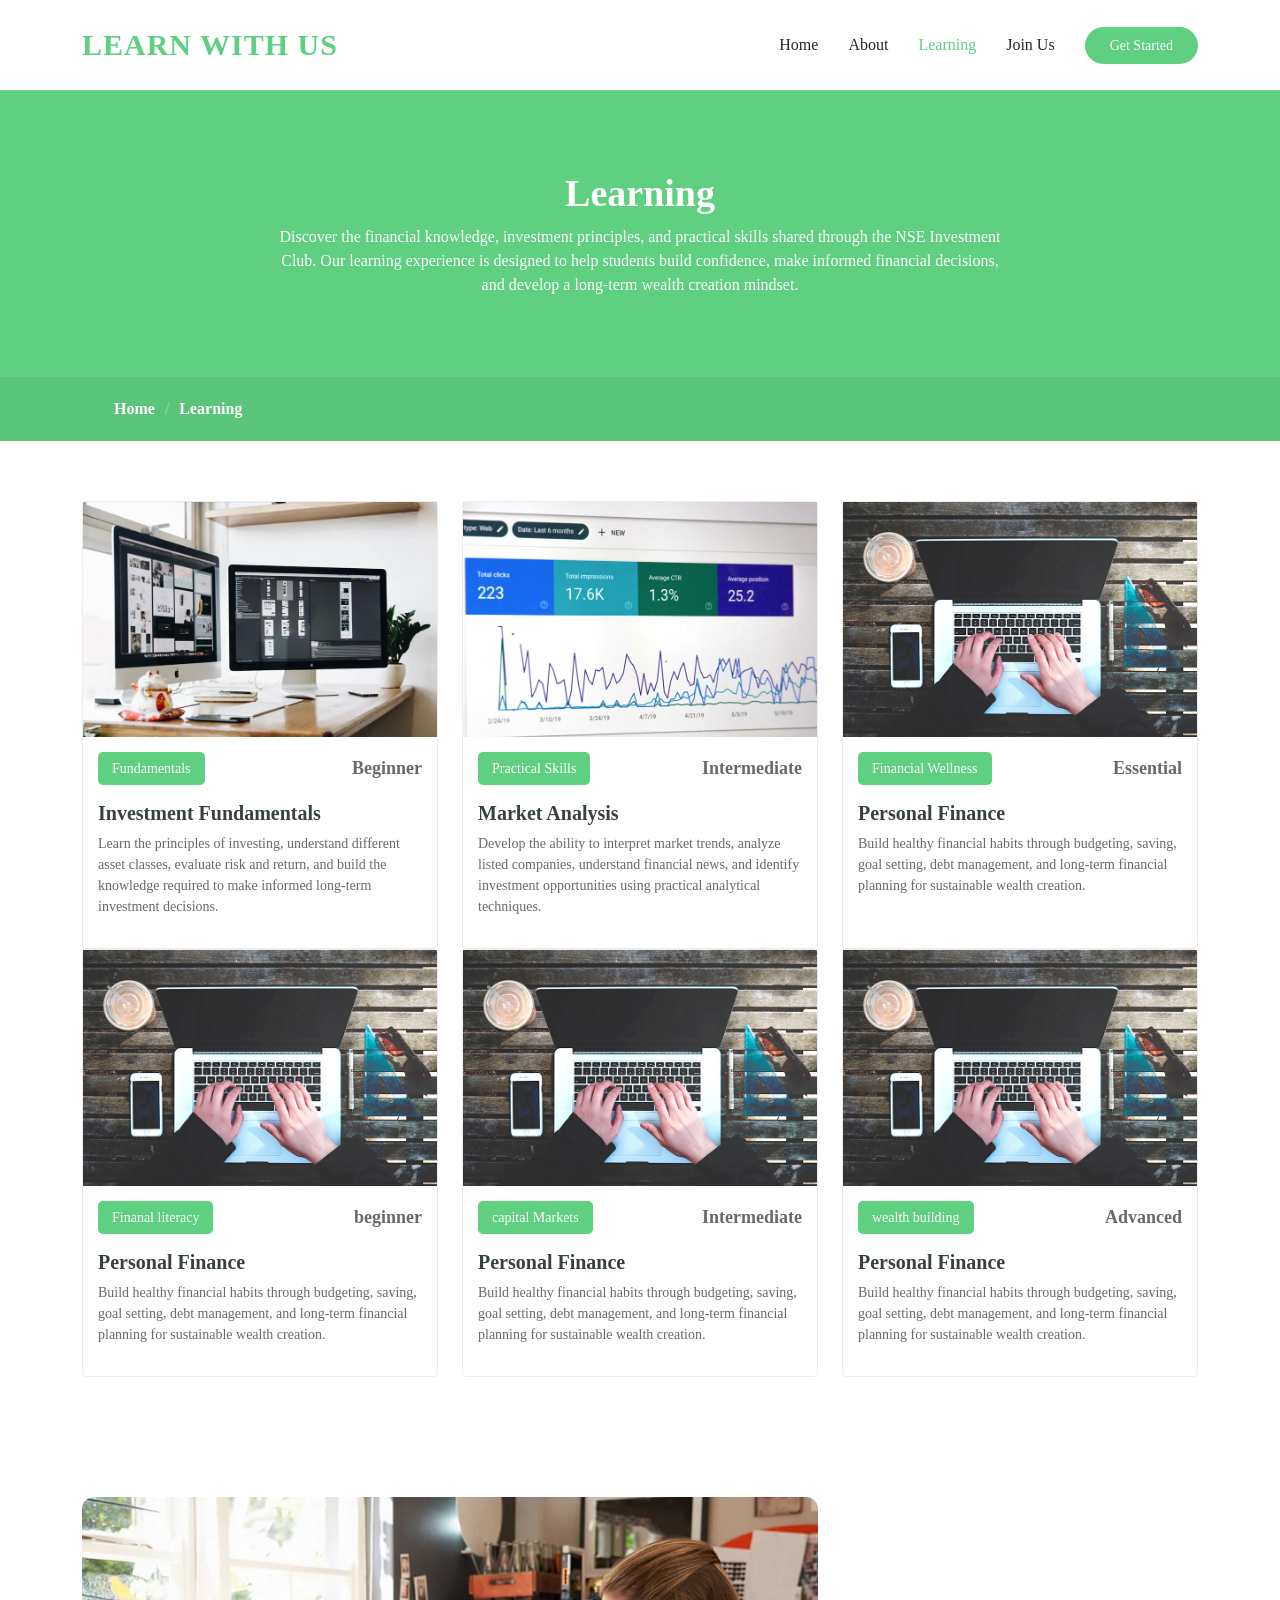
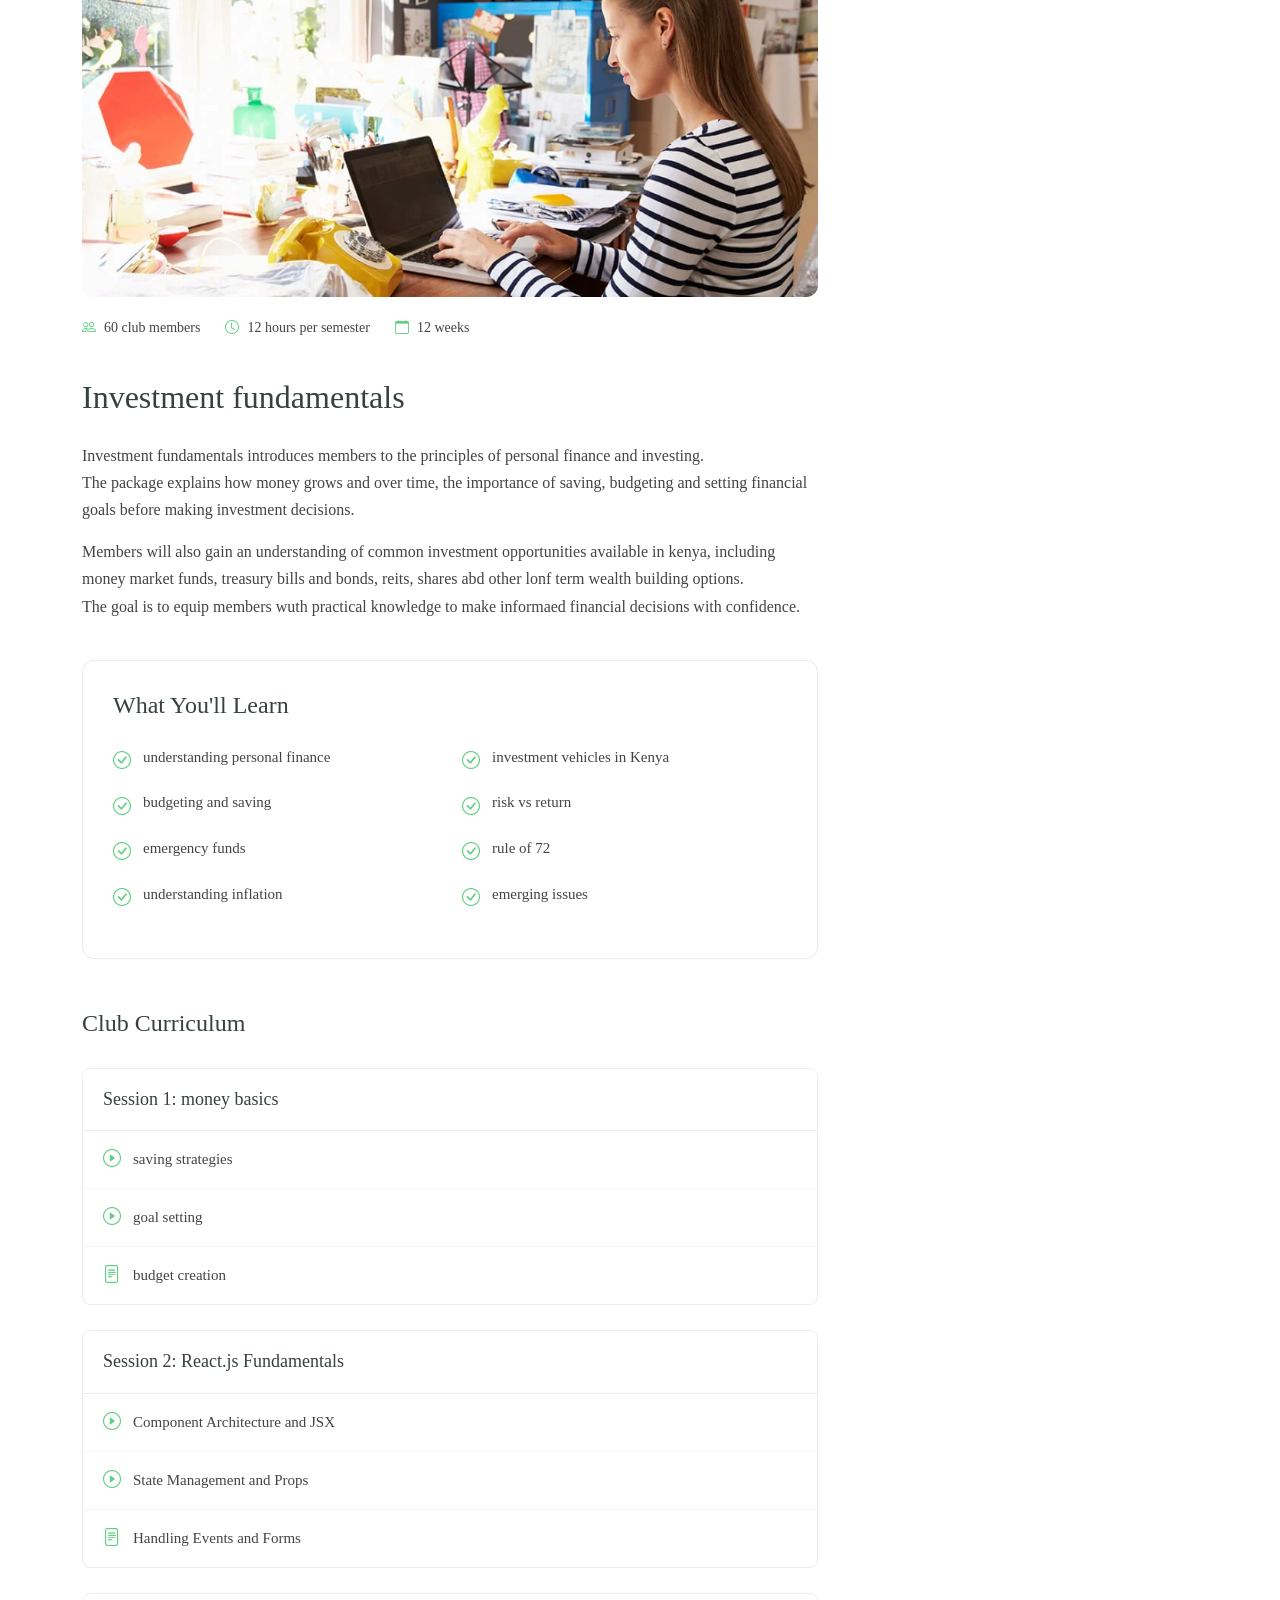
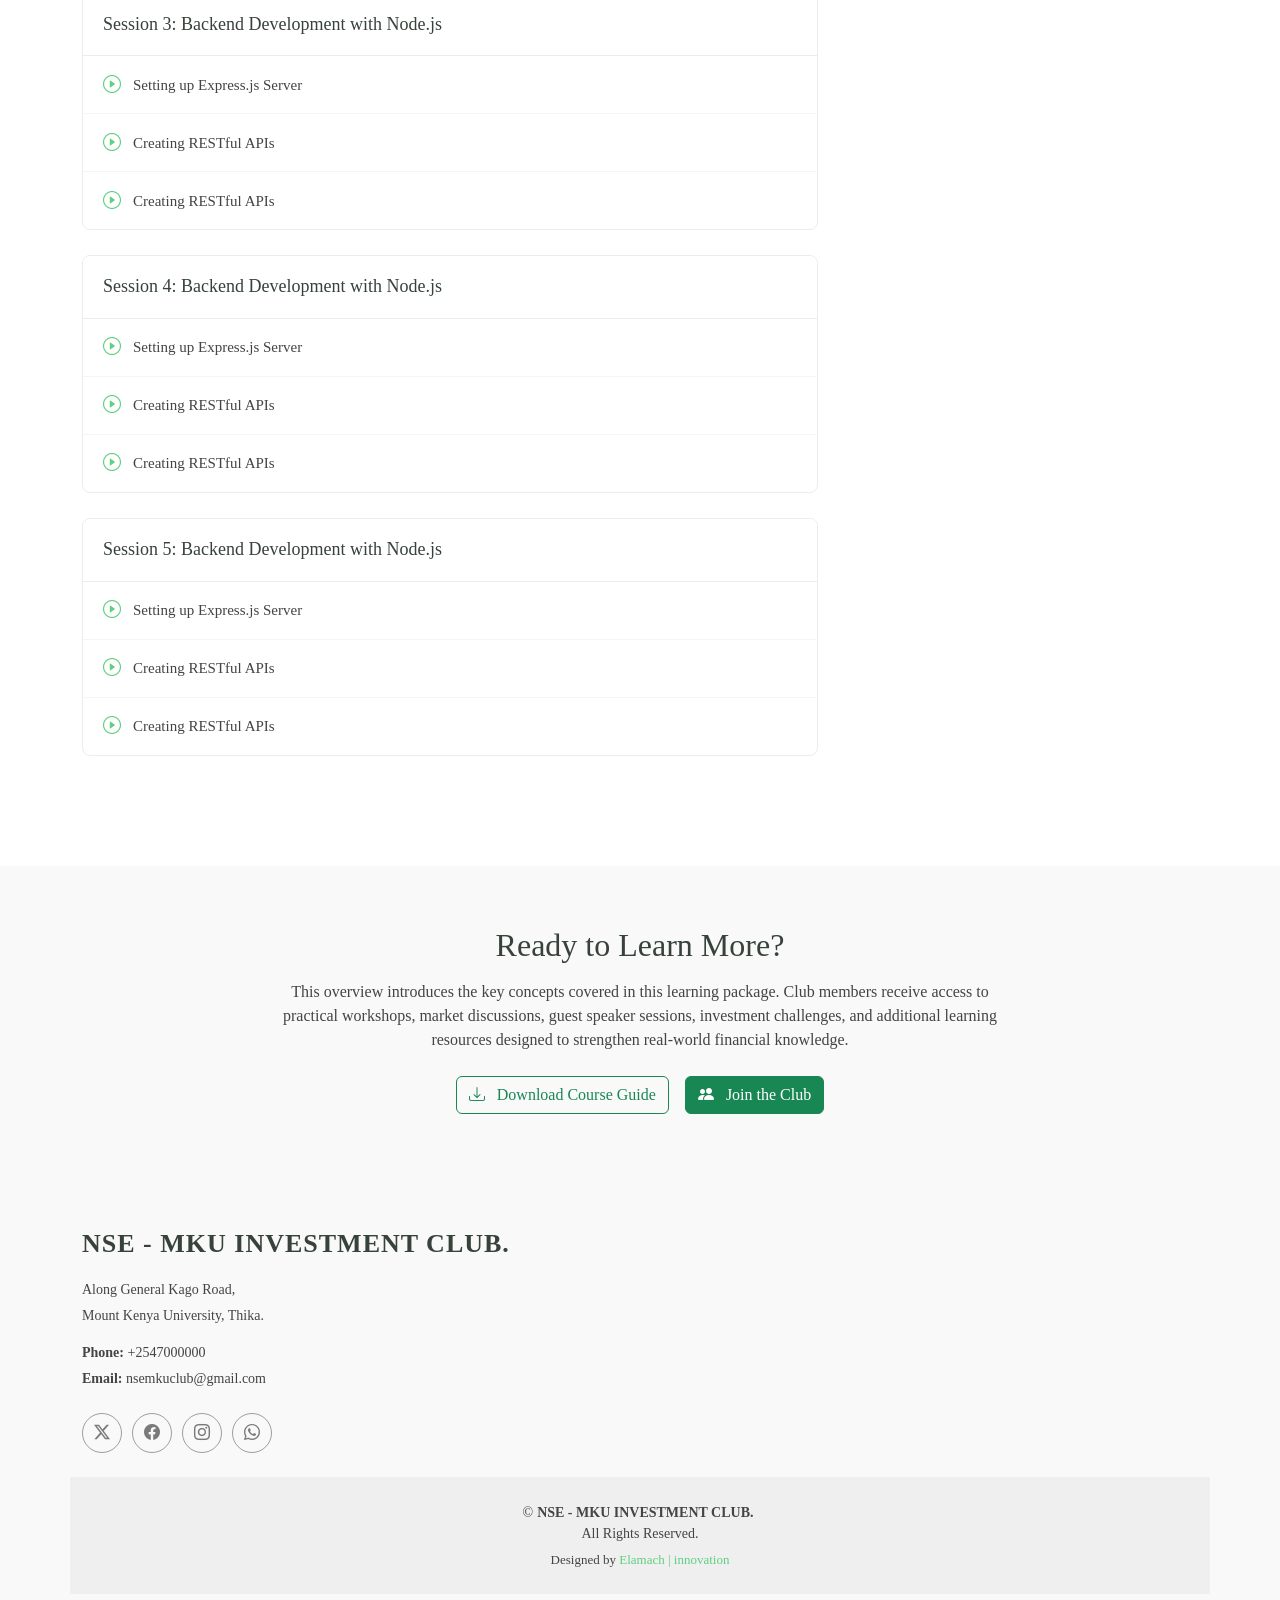
<file: learning.html>
<!DOCTYPE html>
<html lang="en">

<head>
  <meta charset="utf-8">
  <meta content="width=device-width, initial-scale=1.0" name="viewport">
  <title>Learning with the NSE | MKU CHAPTER</title>
  <meta name="description" content="">
  <meta name="keywords" content="">

  <!-- Favicons -->
  <link href="assets/img/favicon.png" rel="icon">
  <link href="assets/img/apple-touch-icon.png" rel="apple-touch-icon">

  <!-- Fonts -->
  <link href="https://fonts.googleapis.com" rel="preconnect">
  <link href="https://fonts.gstatic.com" rel="preconnect" crossorigin>
  <link href="https://fonts.googleapis.com/css2?family=Open+Sans:ital,wght@0,300;0,400;0,500;0,600;0,700;0,800;1,300;1,400;1,500;1,600;1,700;1,800&family=Poppins:ital,wght@0,100;0,200;0,300;0,400;0,500;0,600;0,700;0,800;0,900;1,100;1,200;1,300;1,400;1,500;1,600;1,700;1,800;1,900&family=Raleway:ital,wght@0,100;0,200;0,300;0,400;0,500;0,600;0,700;0,800;0,900;1,100;1,200;1,300;1,400;1,500;1,600;1,700;1,800;1,900&display=swap" rel="stylesheet">

  <!-- Vendor CSS Files -->
  <link href="assets/vendor/bootstrap/css/bootstrap.min.css" rel="stylesheet">
  <link href="assets/vendor/bootstrap-icons/bootstrap-icons.css" rel="stylesheet">
  <link href="assets/vendor/aos/aos.css" rel="stylesheet">
  <link href="assets/vendor/glightbox/css/glightbox.min.css" rel="stylesheet">
  <link href="assets/vendor/swiper/swiper-bundle.min.css" rel="stylesheet">

  <!-- Main CSS File -->
  <link href="styles.css" rel="stylesheet">

</head>

<body class="courses-page">

  <header id="header" class="header d-flex align-items-center sticky-top">
    <div class="container-fluid container-xl position-relative d-flex align-items-center">

      <a href="index.html" class="logo d-flex align-items-center me-auto">
        <!-- Uncomment the line below if you also wish to use an image logo -->
        <!-- <img src="assets/img/logo.webp" alt=""> -->
        <h1 class="sitename">Learn with us</h1>
      </a>

      <nav id="navmenu" class="navmenu">
        <ul>
          <li><a href="index.html">Home<br></a></li>
          <li><a href="aboutpagetwo.html">About</a></li>
          <li><a href="learning.html" class="active">Learning</a></li>
          <li><a href="join.html">Join Us</a></li>
        </ul>
        <i class="mobile-nav-toggle d-xl-none bi bi-list"></i>
      </nav>

      <a class="btn-getstarted" href="join.html">Get Started</a>
    </div>
  </header>

  <main class="main">

    <!-- Page Title -->
    <div class="page-title" data-aos="fade">
      <div class="heading">
        <div class="container">
          <div class="row d-flex justify-content-center text-center">
            <div class="col-lg-8">
              <h1>Learning</h1>
              <p class="mb-0">Discover the financial knowledge, 
                investment principles, and practical skills shared through the NSE Investment Club. 
                Our learning experience is designed to help students build confidence, make informed financial decisions, 
                and develop a long-term wealth creation mindset.</p>
            </div>
          </div>
        </div>
      </div>
      <nav class="breadcrumbs">
        <div class="container">
          <ol>
            <li><a href="index.html">Home</a></li>
            <li class="current">Learning</li>
          </ol>
        </div>
      </nav>
    </div><!-- End Page Title -->

    <!-- Courses Section -->
    <section id="courses" class="courses section">

      <div class="container">

        <div class="row">

          <div class="col-lg-4 col-md-6 d-flex align-items-stretch" data-aos="zoom-in" data-aos-delay="100">
            <div class="course-item">
              <img src="assets/img/course/course-1.webp" class="img-fluid" alt="...">
              <div class="course-content">
                <div class="d-flex justify-content-between align-items-center mb-3">
                  <p class="category">Fundamentals</p>
                  <p class="price">Beginner</p>
                </div>

                <h3><a href="course-details.html">Investment Fundamentals</a></h3>
                <p class="description">Learn the principles of investing, understand different asset classes, 
                  evaluate risk and return, 
                  and build the knowledge required to make informed long-term investment decisions.</p>
              </div>
            </div>
          </div> <!-- End Course Item-->

          <div class="col-lg-4 col-md-6 d-flex align-items-stretch mt-4 mt-md-0" data-aos="zoom-in" data-aos-delay="200">
            <div class="course-item">
              <img src="assets/img/course/course-2.webp" class="img-fluid" alt="...">
              <div class="course-content">
                <div class="d-flex justify-content-between align-items-center mb-3">
                  <p class="category">Practical Skills</p>
                  <p class="price">Intermediate</p>
                </div>

                <h3><a href="course-details.html">Market Analysis</a></h3>
                <p class="description">Develop the ability to interpret market trends, analyze listed companies, understand financial news, 
                  and identify investment opportunities using practical analytical techniques.</p>
              </div>
            </div>
          </div> <!-- End Course Item-->

          <div class="col-lg-4 col-md-6 d-flex align-items-stretch mt-4 mt-lg-0" data-aos="zoom-in" data-aos-delay="300">
            <div class="course-item">
              <img src="assets/img/course/course-3.webp" class="img-fluid" alt="...">
              <div class="course-content">
                <div class="d-flex justify-content-between align-items-center mb-3">
                  <p class="category">Financial Wellness</p>
                  <p class="price">Essential</p>
                </div>

                <h3><a href="course-details.html">Personal Finance</a></h3>
                <p class="description">Build healthy financial habits through budgeting, 
                  saving, goal setting, debt management, 
                  and long-term financial planning for sustainable wealth creation.</p>
              </div>
            </div>
          </div>
            <div class="col-lg-4 col-md-6 d-flex align-items-stretch mt-4 mt-lg-0" data-aos="zoom-in" data-aos-delay="300">
            <div class="course-item">
              <img src="assets/img/course/course-3.webp" class="img-fluid" alt="...">
              <div class="course-content">
                <div class="d-flex justify-content-between align-items-center mb-3">
                  <p class="category">Finanal literacy</p>
                  <p class="price">beginner</p>
                </div>

                <h3><a href="course-details.html">Personal Finance</a></h3>
                <p class="description">Build healthy financial habits through budgeting, 
                  saving, goal setting, debt management, 
                  and long-term financial planning for sustainable wealth creation.</p>
              </div>
            </div>
          </div>
              <div class="col-lg-4 col-md-6 d-flex align-items-stretch mt-4 mt-lg-0" data-aos="zoom-in" data-aos-delay="300">
            <div class="course-item">
              <img src="assets/img/course/course-3.webp" class="img-fluid" alt="...">
              <div class="course-content">
                <div class="d-flex justify-content-between align-items-center mb-3">
                  <p class="category">capital Markets</p>
                  <p class="price">Intermediate</p>
                </div>

                <h3><a href="course-details.html">Personal Finance</a></h3>
                <p class="description">Build healthy financial habits through budgeting, 
                  saving, goal setting, debt management, 
                  and long-term financial planning for sustainable wealth creation.</p>
              </div>
            </div>
          </div>
            <div class="col-lg-4 col-md-6 d-flex align-items-stretch mt-4 mt-lg-0" data-aos="zoom-in" data-aos-delay="300">
            <div class="course-item">
              <img src="assets/img/course/course-3.webp" class="img-fluid" alt="...">
              <div class="course-content">
                <div class="d-flex justify-content-between align-items-center mb-3">
                  <p class="category">wealth building</p>
                  <p class="price">Advanced</p>
                </div>

                <h3><a href="course-details.html">Personal Finance</a></h3>
                <p class="description">Build healthy financial habits through budgeting, 
                  saving, goal setting, debt management, 
                  and long-term financial planning for sustainable wealth creation.</p>

                   
              </div>
            </div>
          </div>

           <!-- End Course Item-->

        </div>

      </div>

    </section><!-- /Courses Section -->

  </main>


<!-- course information from homepage -->




 <!-- Course Details Section -->
    <section id="course-details" class="course-details section">

      <div class="container" data-aos="fade-up" data-aos-delay="100">

        <div class="row">
          <div class="col-lg-8">

            <!-- Course Header -->
            <div class="course-header" data-aos="fade-up" data-aos-delay="200">
              <div class="course-image">
                <img src="assets/img/course/course-details-1.webp" alt="Course Image" class="img-fluid">
              </div>
              <div class="course-meta">
                <div class="course-stats">
                  <div class="stat-item">
                    <i class="bi bi-people"></i>
                    <span>60 club members</span>
                  </div>
                  <div class="stat-item">
                    <i class="bi bi-clock"></i>
                    <span>12 hours per semester</span>
                  </div>
                  <div class="stat-item">
                    <i class="bi bi-calendar"></i>
                    <span>12 weeks </span>
                  </div>
                </div>
              </div>
            </div><!-- End Course Header -->

            <!-- Course Content -->
            <div class="course-content" data-aos="fade-up" data-aos-delay="300">
              <h2>Investment fundamentals</h2>

              <div class="course-description">
                <p>Investment fundamentals introduces members to the principles of personal finance and investing.<br>
                  The package explains how money grows and over time, the importance of saving, budgeting and setting financial goals before making investment decisions.</p>

                <p>Members will also gain an understanding of common investment opportunities available in kenya, including money market funds, treasury bills and bonds, reits, shares abd other lonf term wealth building options.<br>
                The goal is to equip members wuth practical knowledge to make informaed financial decisions with confidence.</p>
              </div>

              <div class="what-you-learn">
                <h3>What You'll Learn</h3>
                <div class="row">
                  <div class="col-md-6">
                    <ul class="learn-list">
                      <li><i class="bi bi-check-circle"></i>understanding personal finance</li>
                      <li><i class="bi bi-check-circle"></i>budgeting and saving</li>
                      <li><i class="bi bi-check-circle"></i>emergency funds</li>
                      <li><i class="bi bi-check-circle"></i>understanding inflation</li>
                    </ul>
                  </div>
                  <div class="col-md-6">
                    <ul class="learn-list">
                      <li><i class="bi bi-check-circle"></i>investment vehicles in Kenya</li>
                      <li><i class="bi bi-check-circle"></i>risk vs return</li>
                      <li><i class="bi bi-check-circle"></i>rule of 72</li>
                      <li><i class="bi bi-check-circle"></i>emerging issues</li>
                    </ul>
                  </div>
                </div>
              </div>

            </div><!-- End Course Content -->

            <!-- Course Curriculum -->
            <div class="course-curriculum" data-aos="fade-up" data-aos-delay="400">
              <h3>Club Curriculum</h3>

              <div class="curriculum-section">
                <div class="section-header">
                  <h4>Session 1: money basics</h4>
                </div>
                <div class="lessons">
                  <div class="lesson-item">
                    <div class="lesson-info">
                      <i class="bi bi-play-circle"></i>
                      <span>saving strategies</span>
                    </div>
                  </div>
                  <div class="lesson-item">
                    <div class="lesson-info">
                      <i class="bi bi-play-circle"></i>
                      <span>goal setting</span>
                    </div>
                  </div>
                  <div class="lesson-item">
                    <div class="lesson-info">
                      <i class="bi bi-file-text"></i>
                      <span>budget creation</span>
                    </div>
                  </div>
                </div>
              </div>

              <div class="curriculum-section">
                <div class="section-header">
                  <h4>Session 2: React.js Fundamentals</h4>
                </div>
                <div class="lessons">
                  <div class="lesson-item">
                    <div class="lesson-info">
                      <i class="bi bi-play-circle"></i>
                      <span>Component Architecture and JSX</span>
                    </div>
                  </div>
                  <div class="lesson-item">
                    <div class="lesson-info">
                      <i class="bi bi-play-circle"></i>
                      <span>State Management and Props</span>
                    </div>
                  </div>
                  <div class="lesson-item">
                    <div class="lesson-info">
                      <i class="bi bi-file-text"></i>
                      <span>Handling Events and Forms</span>
                    </div>
                  </div>
                </div>
              </div>

              <div class="curriculum-section">
                <div class="section-header">
                  <h4>Session 3: Backend Development with Node.js</h4>
                </div>
                <div class="lessons">
                  <div class="lesson-item">
                    <div class="lesson-info">
                      <i class="bi bi-play-circle"></i>
                      <span>Setting up Express.js Server</span>
                    </div>
                  </div>
                  <div class="lesson-item">
                    <div class="lesson-info">
                      <i class="bi bi-play-circle"></i>
                      <span>Creating RESTful APIs</span>
                    </div>
                  </div>
                      <div class="lesson-item">
                    <div class="lesson-info">
                      <i class="bi bi-play-circle"></i>
                      <span>Creating RESTful APIs</span>
                    </div>
                  </div>
                </div>
              </div>
               <div class="curriculum-section">
                <div class="section-header">
                  <h4>Session 4: Backend Development with Node.js</h4>
                </div>
                <div class="lessons">
                  <div class="lesson-item">
                    <div class="lesson-info">
                      <i class="bi bi-play-circle"></i>
                      <span>Setting up Express.js Server</span>
                    </div>
                  </div>
                  <div class="lesson-item">
                    <div class="lesson-info">
                      <i class="bi bi-play-circle"></i>
                      <span>Creating RESTful APIs</span>
                    </div>
                  </div>
                    <div class="lesson-item">
                    <div class="lesson-info">
                      <i class="bi bi-play-circle"></i>
                      <span>Creating RESTful APIs</span>
                    </div>
                  </div>
                </div>
              </div>
                  <div class="curriculum-section">
                <div class="section-header">
                  <h4>Session 5: Backend Development with Node.js</h4>
                </div>
                <div class="lessons">
                  <div class="lesson-item">
                    <div class="lesson-info">
                      <i class="bi bi-play-circle"></i>
                      <span>Setting up Express.js Server</span>
                    </div>
                  </div>
                  <div class="lesson-item">
                    <div class="lesson-info">
                      <i class="bi bi-play-circle"></i>
                      <span>Creating RESTful APIs</span>
                    </div>
                  </div>
                                    <div class="lesson-item">
                    <div class="lesson-info">
                      <i class="bi bi-play-circle"></i>
                      <span>Creating RESTful APIs</span>
                    </div>
                  </div>
                </div>
              </div>

            </div><!-- End Course Curriculum -->

          </div>



          </div>

        </div>

      </div>

    </section><!-- /Course Details Section -->

  </main>

<!-- course information from homepage -->



<!-- Next Steps Section -->
<section id="next-steps" class="next-steps section light-background">

  <div class="container" data-aos="fade-up">

    <div class="row justify-content-center">
      <div class="col-lg-8 text-center">

        <h2>Ready to Learn More?</h2>

        <p class="mt-3">
          This overview introduces the key concepts covered in this learning package.
          Club members receive access to practical workshops, market discussions,
          guest speaker sessions, investment challenges, and additional learning
          resources designed to strengthen real-world financial knowledge.
        </p>

        <div class="d-flex justify-content-center flex-wrap gap-3 mt-4">

          <a href="downloads/investment-fundamentals.pdf"
             class="btn btn-outline-success"
             download>
            <i class="bi bi-download me-2"></i>
            Download Course Guide
          </a>

          <a href="join.html"
             class="btn btn-success">
            <i class="bi bi-people-fill me-2"></i>
            Join the Club
          </a>

        </div>

      </div>
    </div>

  </div>

</section>






<!-- footer section -->
  <footer id="footer" class="footer position-relative light-background">

    <div class="container footer-top">
      <div class="row gy-4">
        <div class="col-lg-8 col-md-6 footer-about">
          <a href="index.html" class="logo d-flex align-items-center">
            <span class="sitename">NSE - MKU INVESTMENT CLUB.</span>
          </a>
          <div class="footer-contact pt-3">
            <p>Along General Kago Road,</p>
            <p>Mount Kenya University, Thika.</p>
            <p class="mt-3"><strong>Phone:</strong> <span>+2547000000</span></p>
            <p><strong>Email:</strong> <span>nsemkuclub@gmail.com</span></p>
          </div>
          <div class="social-links d-flex mt-4">
            <a href=""><i class="bi bi-twitter-x"></i></a>
            <a href=""><i class="bi bi-facebook"></i></a>
            <a href=""><i class="bi bi-instagram"></i></a>
            <a href=""><i class="bi bi-whatsapp"></i></a>
          </div>
        </div>
      </div>
    </div>

    <div class="container copyright text-center mt-4">
      <p>©<strong class="px-1 sitename">NSE - MKU INVESTMENT CLUB.</strong><br> <span>All Rights Reserved.</span></p>
      <div class="credits">
        Designed by <a href="">Elamach | innovation</a>
          </div>
    </div>

  </footer>

  <!-- Scroll Top -->
  <a href="#" id="scroll-top" class="scroll-top d-flex align-items-center justify-content-center"><i class="bi bi-arrow-up-short"></i></a>

  <!-- Preloader -->
  <div id="preloader"></div>

  <!-- Vendor JS Files -->
  <script src="assets/vendor/bootstrap/js/bootstrap.bundle.min.js"></script>
  <script src="assets/vendor/php-email-form/validate.js"></script>
  <script src="assets/vendor/aos/aos.js"></script>
  <script src="assets/vendor/glightbox/js/glightbox.min.js"></script>
  <script src="assets/vendor/purecounter/purecounter_vanilla.js"></script>
  <script src="assets/vendor/swiper/swiper-bundle.min.js"></script>

  <!-- Main JS File -->
  <script src="java.js"></script>

</body>

</html>
</file>
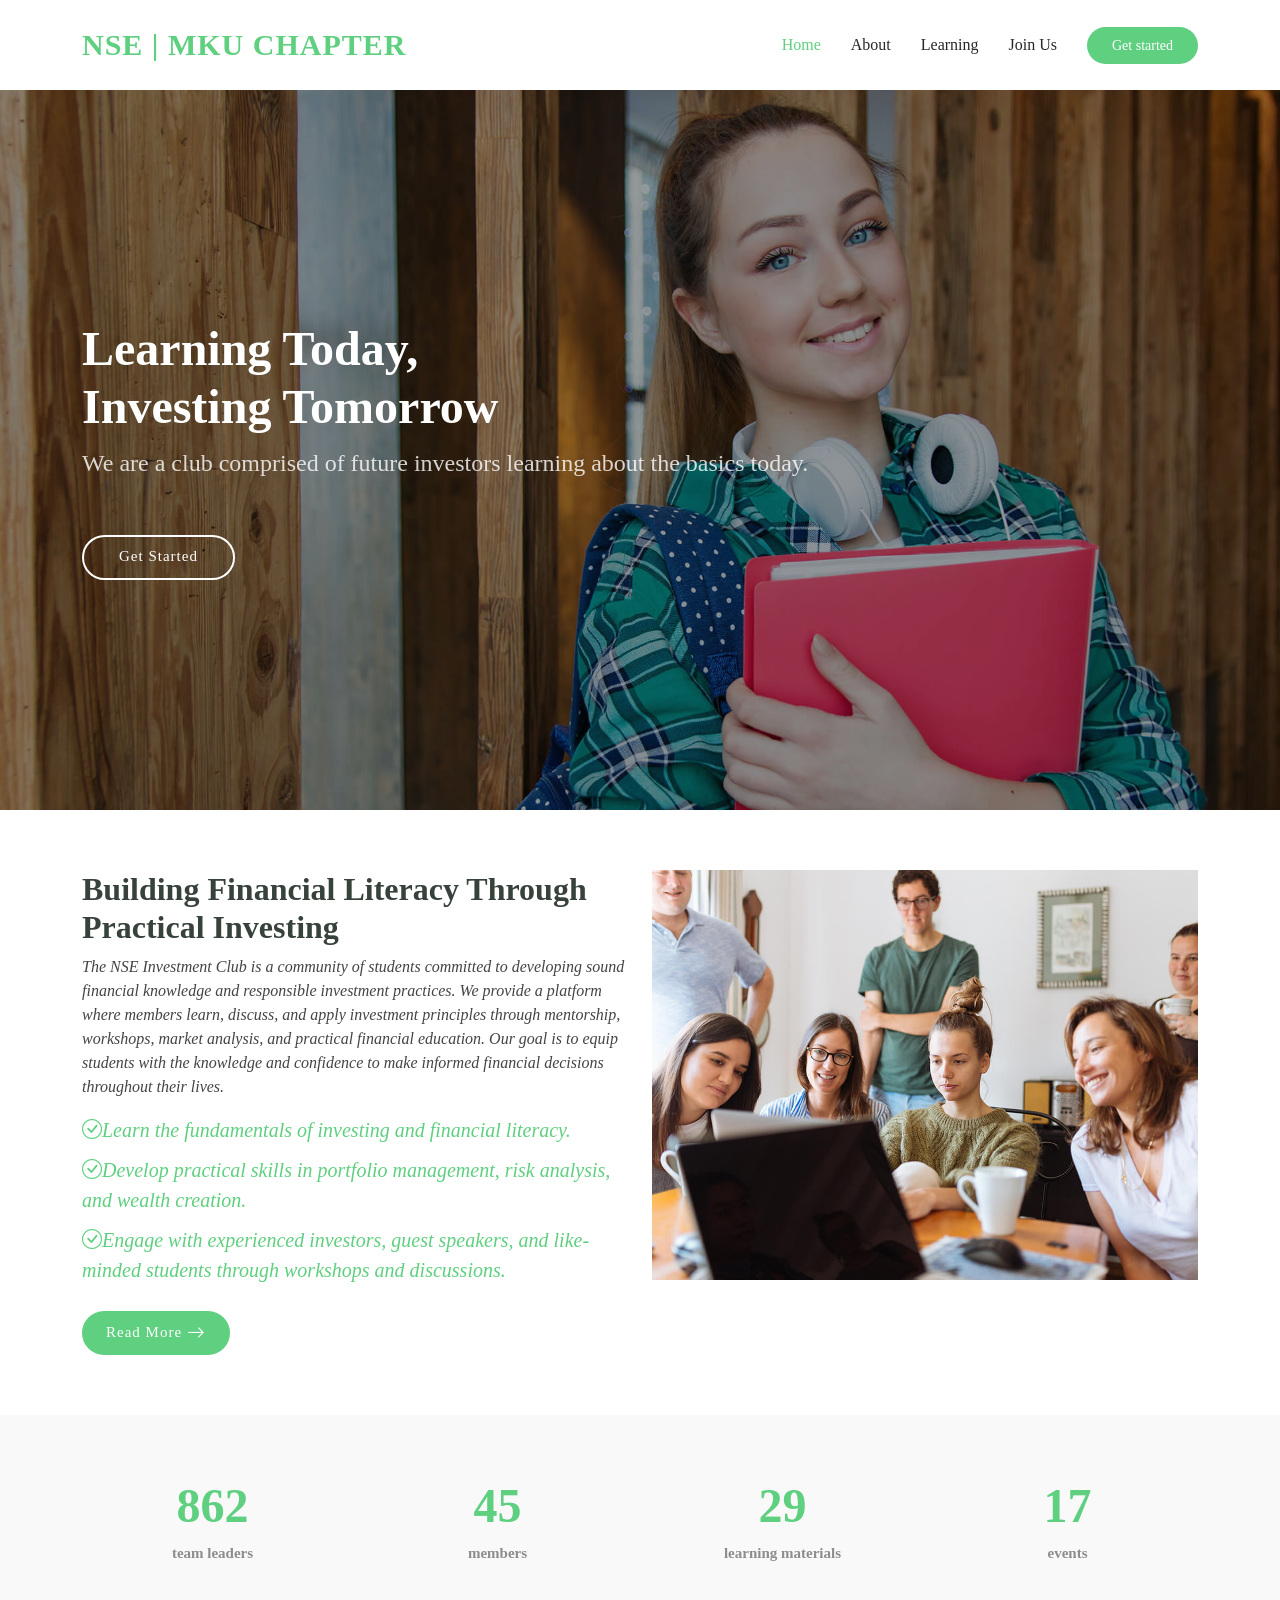
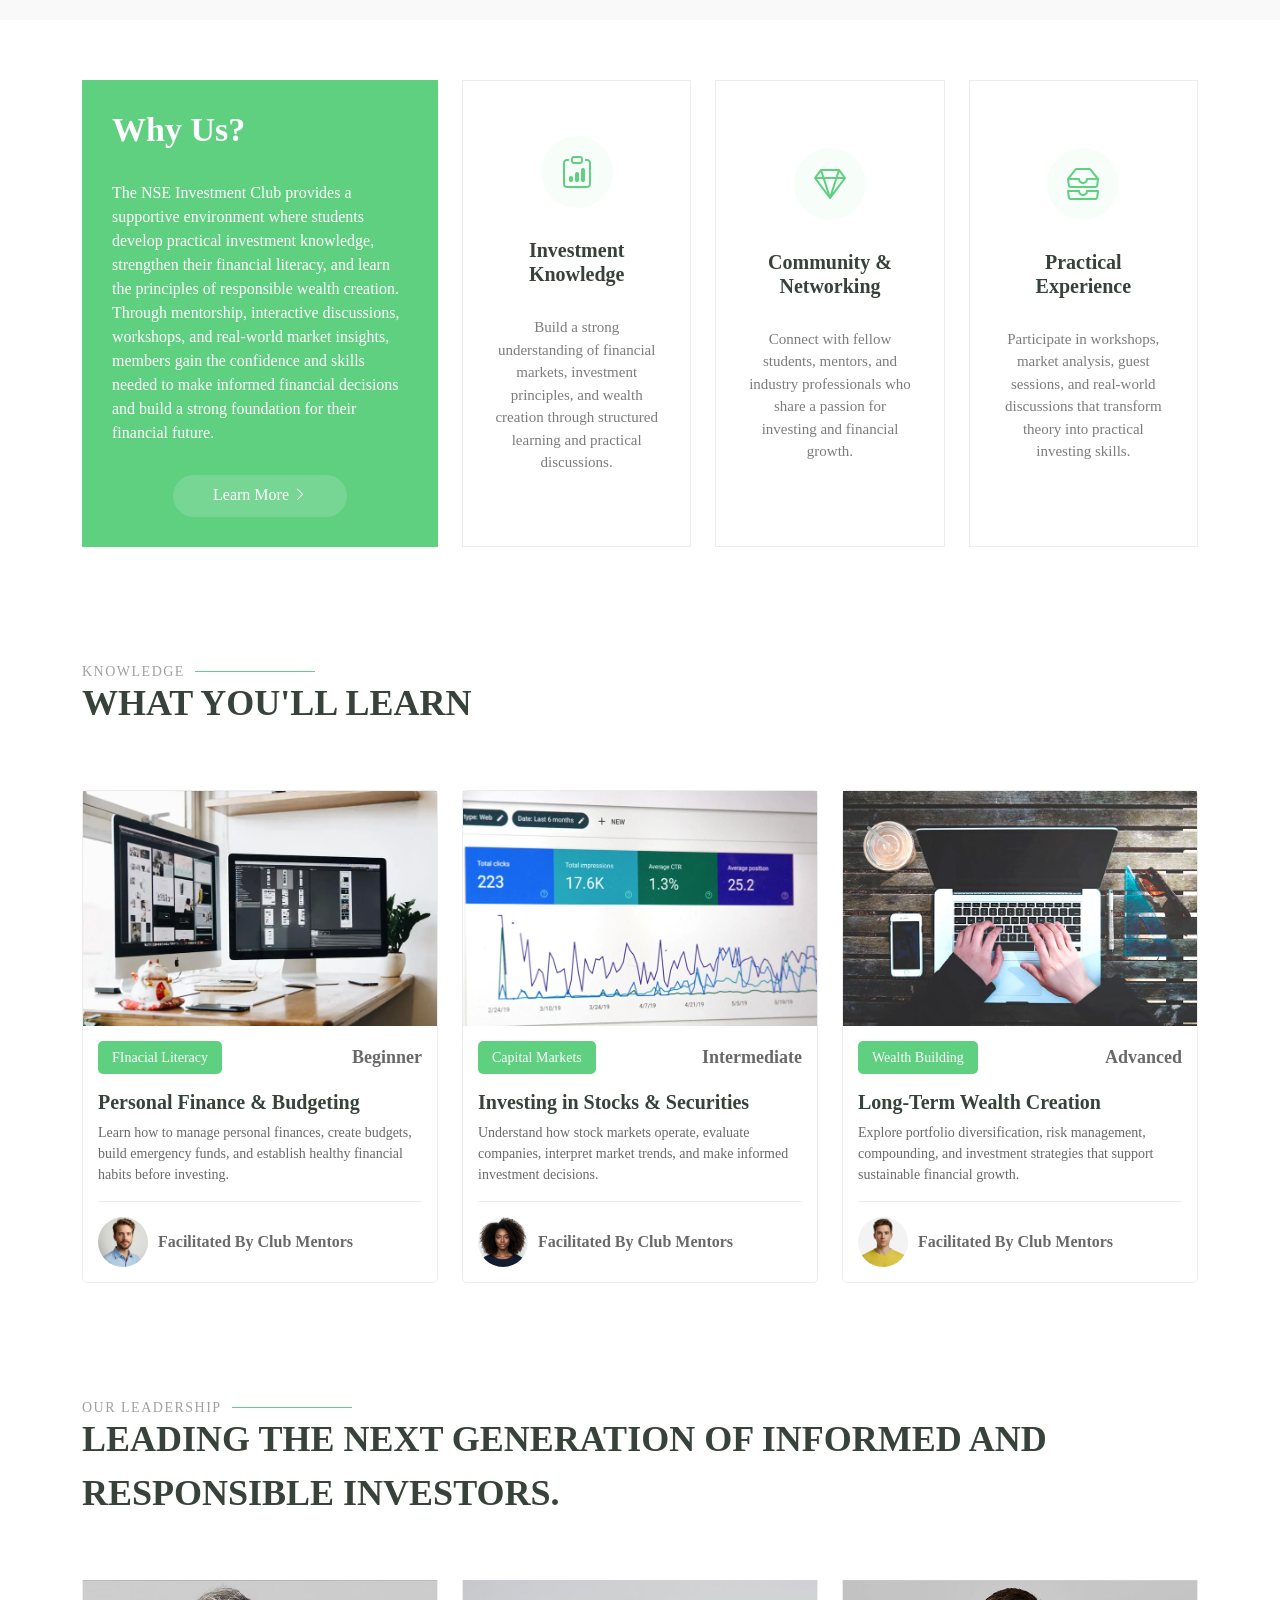
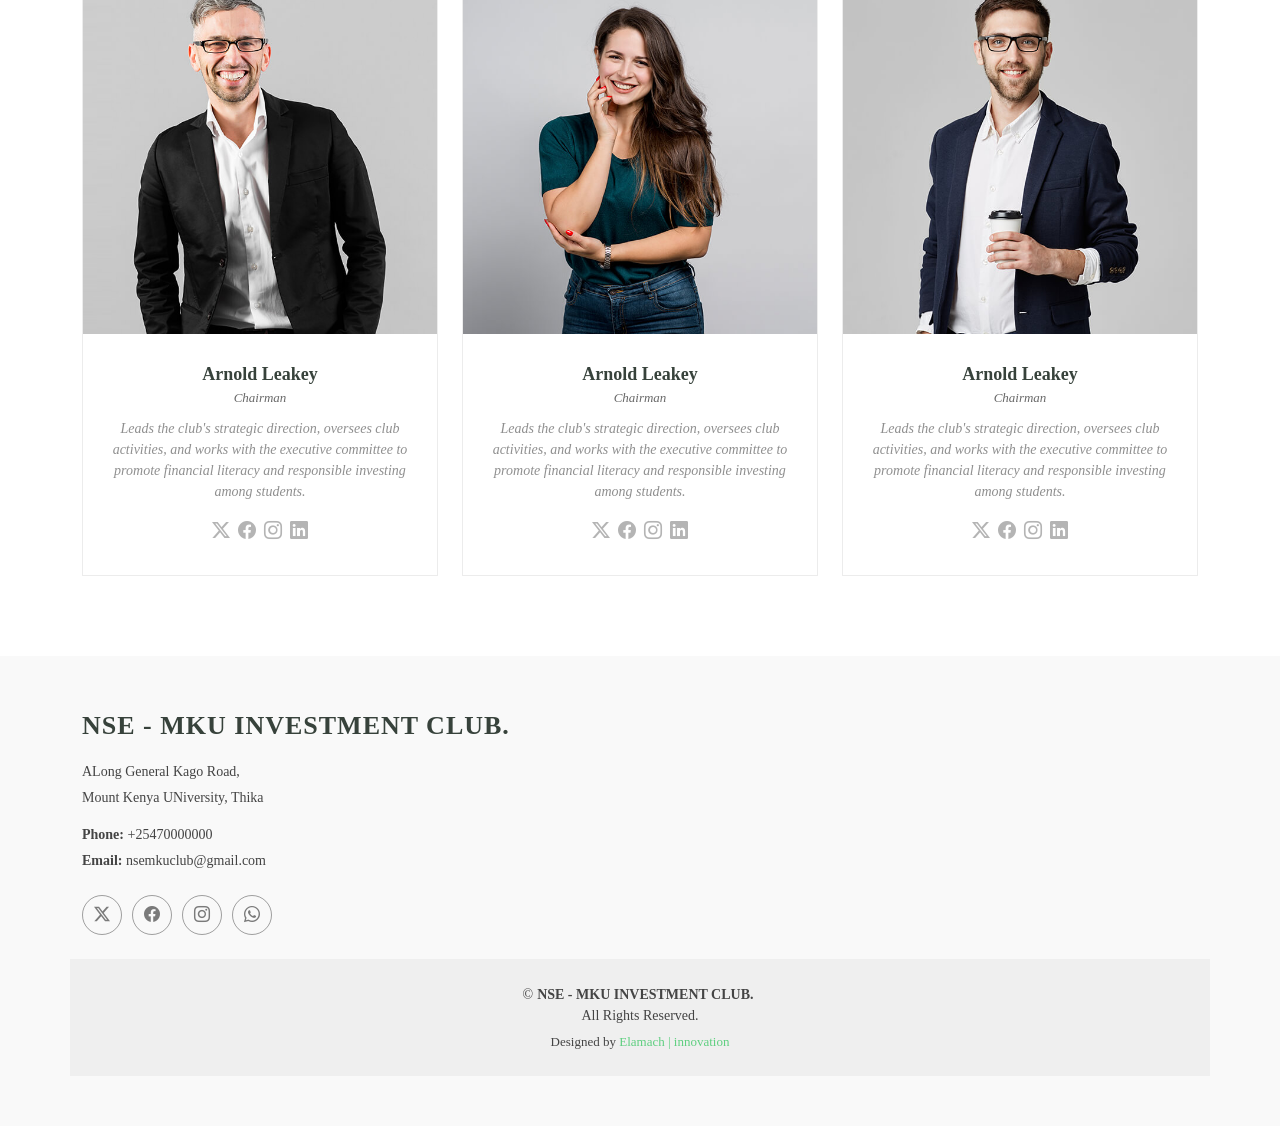
<file: pageone.html>
<!DOCTYPE html>
<html lang="en">

<head>
  <meta charset="utf-8">
  <meta content="width=device-width, initial-scale=1.0" name="viewport">
  <title>NSE | MKU CHAPTER</title>
  <meta name="description" content="">
  <meta name="keywords" content="">

  <!-- Favicons -->
  <link href="assets/img/favicon.png" rel="icon">
  <link href="assets/img/apple-touch-icon.png" rel="apple-touch-icon">

  <!-- Fonts -->
  <link href="https://fonts.googleapis.com" rel="preconnect">
  <link href="https://fonts.gstatic.com" rel="preconnect" crossorigin>
  <link href="https://fonts.googleapis.com/css2?family=Open+Sans:ital,wght@0,300;0,400;0,500;0,600;0,700;0,800;1,300;1,400;1,500;1,600;1,700;1,800&family=Poppins:ital,wght@0,100;0,200;0,300;0,400;0,500;0,600;0,700;0,800;0,900;1,100;1,200;1,300;1,400;1,500;1,600;1,700;1,800;1,900&family=Raleway:ital,wght@0,100;0,200;0,300;0,400;0,500;0,600;0,700;0,800;0,900;1,100;1,200;1,300;1,400;1,500;1,600;1,700;1,800;1,900&display=swap" rel="stylesheet">

  <!-- Vendor CSS Files -->
  <link href="assets/vendor/bootstrap/css/bootstrap.min.css" rel="stylesheet">
  <link href="assets/vendor/bootstrap-icons/bootstrap-icons.css" rel="stylesheet">
  <link href="assets/vendor/aos/aos.css" rel="stylesheet">
  <link href="assets/vendor/glightbox/css/glightbox.min.css" rel="stylesheet">
  <link href="assets/vendor/swiper/swiper-bundle.min.css" rel="stylesheet">

  <!-- Main CSS File -->
  <link href="styles.css" rel="stylesheet">
</head>

<body class="index-page">

  <header id="header" class="header d-flex align-items-center sticky-top">
    <div class="container-fluid container-xl position-relative d-flex align-items-center">

      <a href="pageone.html" class="logo d-flex align-items-center me-auto">
        <!-- Uncomment the line below if you also wish to use an image logo -->
        <!-- <img src="assets/img/logo.webp" alt=""> -->
        <h1 class="sitename">NSE | MKU CHAPTER</h1>
      </a>

      <nav id="navmenu" class="navmenu">
        <ul>
          <li><a href="pageone.html" class="active">Home<br></a></li>
          <li><a href="aboutpagetwo.html">About</a></li>
          <li><a href="learning.html">Learning</a></li>
          <li><a href="join.html">Join Us</a></li>
        </ul>
        <i class="mobile-nav-toggle d-xl-none bi bi-list"></i>
      </nav>

      <a class="btn-getstarted" href="join.html">Get started</a>

    </div>
  </header>

  <main class="main">

    <!-- Hero Section -->
    <section id="hero" class="hero section dark-background">

      <img src="assets/img/hero-bg.jpg" alt="" data-aos="fade-in">

      <div class="container">
        <h2 data-aos="fade-up" data-aos-delay="100">Learning Today,<br>Investing Tomorrow</h2>
        <p data-aos="fade-up" data-aos-delay="200">We are a club comprised of future investors learning about the basics today.</p>
        <div class="d-flex mt-4" data-aos="fade-up" data-aos-delay="300">
          <a href="join.html" class="btn-get-started">Get Started</a>
        </div>
      </div>

    </section><!-- /Hero Section -->

    <!-- About Section -->
    <section id="about" class="about section">

      <div class="container">

        <div class="row gy-4">

          <div class="col-lg-6 order-1 order-lg-2" data-aos="fade-up" data-aos-delay="100">
            <img src="assets/img/about.jpg" class="img-fluid" alt="">
          </div>

          <div class="col-lg-6 order-2 order-lg-1 content" data-aos="fade-up" data-aos-delay="200">
            <h3>Building Financial Literacy Through Practical Investing</h3>
            <p class="fst-italic">
              The NSE Investment Club is a community of students committed to 
              developing sound financial knowledge and responsible investment practices. 
              We provide a platform where members learn, discuss, and apply investment principles through mentorship, workshops, market analysis, and practical financial education. 
              Our goal is to equip students with the knowledge and confidence 
              to make informed financial decisions throughout their lives.
            </p>
            <ul>
              <li><i class="bi bi-check-circle">Learn the fundamentals of investing and financial literacy.</i> <span></span></li>
              <li><i class="bi bi-check-circle">Develop practical skills in portfolio management, risk analysis, and wealth creation.</i> <span></span></li>
              <li><i class="bi bi-check-circle">Engage with experienced investors, guest speakers, and like-minded students through workshops and discussions.</i> <span></span></li>
            </ul>
            <a href="aboutpagetwo.html" class="read-more"><span>Read More</span><i class="bi bi-arrow-right"></i></a>
          </div>

        </div>

      </div>

    </section><!-- /About Section -->

    <!-- Counts Section -->
    <section id="counts" class="section counts light-background">

      <div class="container" data-aos="fade-up" data-aos-delay="100">

        <div class="row gy-4">

          <div class="col-lg-3 col-md-6">
            <div class="stats-item text-center w-100 h-100">
              <span data-purecounter-start="0" data-purecounter-end="1232" data-purecounter-duration="1" class="purecounter"></span>
              <p>team leaders</p>
            </div>
          </div><!-- End Stats Item -->

          <div class="col-lg-3 col-md-6">
            <div class="stats-item text-center w-100 h-100">
              <span data-purecounter-start="0" data-purecounter-end="64" data-purecounter-duration="1" class="purecounter"></span>
              <p>members</p>
            </div>
          </div><!-- End Stats Item -->

          <div class="col-lg-3 col-md-6">
            <div class="stats-item text-center w-100 h-100">
              <span data-purecounter-start="0" data-purecounter-end="42" data-purecounter-duration="1" class="purecounter"></span>
              <p>learning materials</p>
            </div>
          </div><!-- End Stats Item -->

          <div class="col-lg-3 col-md-6">
            <div class="stats-item text-center w-100 h-100">
              <span data-purecounter-start="0" data-purecounter-end="24" data-purecounter-duration="1" class="purecounter"></span>
              <p>events</p>
            </div>
          </div><!-- End Stats Item -->

        </div>

      </div>

    </section><!-- /Counts Section -->

    <!-- Why Us Section -->
    <section id="why-us" class="section why-us">

      <div class="container">

        <div class="row gy-4">

          <div class="col-lg-4" data-aos="fade-up" data-aos-delay="100">
            <div class="why-box">
              <h3>Why Us?</h3>
              <p>The NSE Investment Club provides a supportive environment 
                where students develop practical investment knowledge, 
                strengthen their financial literacy, and learn the principles of responsible wealth creation. 
                Through mentorship, interactive discussions, workshops, and real-world market insights, 
                members gain the confidence and skills needed to make informed financial decisions and build a strong foundation for their financial future.
              </p>
              <div class="text-center">
                <a href="aboutpagetwo.html" class="more-btn"><span>Learn More</span> <i class="bi bi-chevron-right"></i></a>
              </div>
            </div>
          </div><!-- End Why Box -->

          <div class="col-lg-8 d-flex align-items-stretch">
            <div class="row gy-4" data-aos="fade-up" data-aos-delay="200">

              <div class="col-xl-4">
                <div class="icon-box d-flex flex-column justify-content-center align-items-center">
                  <i class="bi bi-clipboard-data"></i>
                  <h4>Investment Knowledge</h4>
                  <p>Build a strong understanding of financial markets, investment principles, 
                    and wealth creation through structured learning and practical discussions.</p>
                </div>
              </div><!-- End Icon Box -->

              <div class="col-xl-4" data-aos="fade-up" data-aos-delay="300">
                <div class="icon-box d-flex flex-column justify-content-center align-items-center">
                  <i class="bi bi-gem"></i>
                  <h4>Community & Networking</h4>
                  <p>Connect with fellow students, mentors, 
                    and industry professionals who share a passion for investing and financial growth.</p>
                </div>
              </div><!-- End Icon Box -->

              <div class="col-xl-4" data-aos="fade-up" data-aos-delay="400">
                <div class="icon-box d-flex flex-column justify-content-center align-items-center">
                  <i class="bi bi-inboxes"></i>
                  <h4>Practical Experience</h4>
                  <p>Participate in workshops, market analysis, guest sessions, 
                    and real-world discussions that transform theory into practical investing skills.</p>
                </div>
              </div><!-- End Icon Box -->

            </div>
          </div>

        </div>

      </div>

    </section><!-- /Why Us Section -->


    <!-- Courses Section -->
    <section id="courses" class="courses section">

      <!-- Section Title -->
      <div class="container section-title" data-aos="fade-up">
        <h2>Knowledge</h2>
        <p>What You'll Learn</p>
      </div><!-- End Section Title -->

      <div class="container">

        <div class="row">

          <div class="col-lg-4 col-md-6 d-flex align-items-stretch" data-aos="zoom-in" data-aos-delay="100">
            <div class="course-item">
              <img src="assets/img/course/course-1.webp" class="img-fluid" alt="...">
              <div class="course-content">
                <div class="d-flex justify-content-between align-items-center mb-3">
                  <p class="category">FInacial Literacy</p>
                  <p class="price">Beginner</p>
                </div>

                <h3><a href="course-details.html">Personal Finance & Budgeting</a></h3>
                <p class="description">Learn how to manage personal finances, create budgets, 
                    build emergency funds, and establish healthy financial habits before investing.</p>
                <div class="trainer d-flex justify-content-between align-items-center">
                  <div class="trainer-profile d-flex align-items-center">
                    <img src="assets/img/person/person-m-7.webp" class="img-fluid" alt="">
                    <a href="" class="trainer-link">Facilitated By Club Mentors</a>
                  </div>
                </div>
              </div>
            </div>
          </div> <!-- End Course Item-->

          <div class="col-lg-4 col-md-6 d-flex align-items-stretch mt-4 mt-md-0" data-aos="zoom-in" data-aos-delay="200">
            <div class="course-item">
              <img src="assets/img/course/course-2.webp" class="img-fluid" alt="...">
              <div class="course-content">
                <div class="d-flex justify-content-between align-items-center mb-3">
                  <p class="category">Capital Markets</p>
                  <p class="price">Intermediate</p>
                </div>

                <h3><a href="course-details.html">Investing in Stocks & Securities</a></h3>
                <p class="description">Understand how stock markets operate, evaluate companies, 
                    interpret market trends, and make informed investment decisions.</p>
                <div class="trainer d-flex justify-content-between align-items-center">
                  <div class="trainer-profile d-flex align-items-center">
                    <img src="assets/img/person/person-f-14.webp" class="img-fluid" alt="">
                    <a href="" class="trainer-link">Facilitated By Club Mentors</a>
                  </div>
                </div>
              </div>
            </div>
          </div> <!-- End Course Item-->

          <div class="col-lg-4 col-md-6 d-flex align-items-stretch mt-4 mt-lg-0" data-aos="zoom-in" data-aos-delay="300">
            <div class="course-item">
              <img src="assets/img/course/course-3.webp" class="img-fluid" alt="...">
              <div class="course-content">
                <div class="d-flex justify-content-between align-items-center mb-3">
                  <p class="category">Wealth Building</p>
                  <p class="price">Advanced</p>
                </div>

                <h3><a href="course-details.html">Long-Term Wealth Creation</a></h3>
                <p class="description">Explore portfolio diversification, risk management, compounding, 
                    and investment strategies that support sustainable financial growth.</p>
                <div class="trainer d-flex justify-content-between align-items-center">
                  <div class="trainer-profile d-flex align-items-center">
                    <img src="assets/img/person/person-m-12.webp" class="img-fluid" alt="">
                    <a href="" class="trainer-link">Facilitated By Club Mentors</a>
                  </div>
                </div>
              </div>
            </div>
          </div> <!-- End Course Item-->

        </div>

      </div>

    </section><!-- /Courses Section -->

    <!-- Trainers Index Section -->
    <section id="trainers-index" class="section trainers-index">
        <div class="container section-title" data-aos="fade-up">
        <h2>Our Leadership</h2>
        <p>Leading the next generation of informed and responsible investors.</p>
      </div>

      <div class="container">

        <div class="row">

          <div class="col-lg-4 col-md-6 d-flex" data-aos="fade-up" data-aos-delay="100">
            <div class="member">
              <img src="assets/img/trainers/trainer-1.jpg" class="img-fluid" alt="">
              <div class="member-content">
                <h4>Arnold Leakey</h4>
                <span>Chairman</span>
                <p>
                Leads the club's strategic direction, oversees club activities, and works with the executive committee to promote financial literacy and responsible investing among students.
                </p>
                <div class="social">
                  <a href=""><i class="bi bi-twitter-x"></i></a>
                  <a href=""><i class="bi bi-facebook"></i></a>
                  <a href=""><i class="bi bi-instagram"></i></a>
                  <a href=""><i class="bi bi-linkedin"></i></a>
                </div>
              </div>
            </div>
          </div><!-- End Team Member -->

          <div class="col-lg-4 col-md-6 d-flex" data-aos="fade-up" data-aos-delay="200">
            <div class="member">
              <img src="assets/img/trainers/trainer-2.jpg" class="img-fluid" alt="">
              <div class="member-content">
                <h4>Arnold Leakey</h4>
                <span>Chairman</span>
                <p>
                 Leads the club's strategic direction, oversees club activities, and works with the executive committee to promote financial literacy and responsible investing among students.
                </p>
                <div class="social">
                  <a href=""><i class="bi bi-twitter-x"></i></a>
                  <a href=""><i class="bi bi-facebook"></i></a>
                  <a href=""><i class="bi bi-instagram"></i></a>
                  <a href=""><i class="bi bi-linkedin"></i></a>
                </div>
              </div>
            </div>
          </div><!-- End Team Member -->

          <div class="col-lg-4 col-md-6 d-flex" data-aos="fade-up" data-aos-delay="300">
            <div class="member">
              <img src="assets/img/trainers/trainer-3.jpg" class="img-fluid" alt="">
              <div class="member-content">
                <h4>Arnold Leakey</h4>
                <span>Chairman</span>
                <p>
                  Leads the club's strategic direction, oversees club activities, and works with the executive committee to promote financial literacy and responsible investing among students.
                </p>
                <div class="social">
                  <a href=""><i class="bi bi-twitter-x"></i></a>
                  <a href=""><i class="bi bi-facebook"></i></a>
                  <a href=""><i class="bi bi-instagram"></i></a>
                  <a href=""><i class="bi bi-linkedin"></i></a>
                </div>
              </div>
            </div>
          </div><!-- End Team Member -->

        </div>

      </div>

    </section><!-- /Trainers Index Section -->

  </main>

  <footer id="footer" class="footer position-relative light-background">

    <div class="container footer-top">
      <div class="row gy-4">
        <div class="col-lg-8 col-md-6 footer-about">
          <a href="pageone.html" class="logo d-flex align-items-center">
            <span class="sitename">NSE - MKU INVESTMENT CLUB.</span>
          </a>
          <div class="footer-contact pt-3">

            <p>ALong General Kago Road,</p>
            <p>Mount Kenya UNiversity, Thika</p>
            <p class="mt-3"><strong>Phone:</strong> <span>+25470000000</span></p>
            <p><strong>Email:</strong> <span>nsemkuclub@gmail.com</span></p>
          </div>
          <div class="social-links d-flex mt-4">
            <a href=""><i class="bi bi-twitter-x"></i></a>
            <a href=""><i class="bi bi-facebook"></i></a>
            <a href=""><i class="bi bi-instagram"></i></a>
            <a href=""><i class="bi bi-whatsapp"></i></a>
          </div>
        </div>
      </div>
    </div>

    <div class="container copyright text-center mt-4">
      <p>©<strong class="px-1 sitename">NSE - MKU INVESTMENT CLUB.</strong> <br><span>All Rights Reserved.</span></p>
      <div class="credits">
        Designed by <a href="">Elamach | innovation</a>
      </div>
    </div>

  </footer>

  <!-- Scroll Top -->
  <a href="#" id="scroll-top" class="scroll-top d-flex align-items-center justify-content-center"><i class="bi bi-arrow-up-short"></i></a>

  <!-- Preloader -->
  <div id="preloader"></div>

  <!-- Vendor JS Files -->
  <script src="assets/vendor/bootstrap/js/bootstrap.bundle.min.js"></script>
  <script src="assets/vendor/php-email-form/validate.js"></script>
  <script src="assets/vendor/aos/aos.js"></script>
  <script src="assets/vendor/glightbox/js/glightbox.min.js"></script>
  <script src="assets/vendor/purecounter/purecounter_vanilla.js"></script>
  <script src="assets/vendor/swiper/swiper-bundle.min.js"></script>

  <!-- Main JS File -->
  <script src="java.js"></script>

</body>

</html>
</file>
<file: styles.css>
**
* Template Name: Mentor
* Template URL: https://bootstrapmade.com/mentor-free-education-bootstrap-theme/
* Updated: Jul 07 2025 with Bootstrap v5.3.7
* Author: BootstrapMade.com
* License: https://bootstrapmade.com/license/
*/

/*--------------------------------------------------------------
# Font & Color Variables
# Help: https://bootstrapmade.com/color-system/
--------------------------------------------------------------*/
/* Fonts */
:root {
  --default-font: "Open Sans",  system-ui, -apple-system, "Segoe UI", Roboto, "Helvetica Neue", Arial, "Noto Sans", "Liberation Sans", sans-serif, "Apple Color Emoji", "Segoe UI Emoji", "Segoe UI Symbol", "Noto Color Emoji";
  --heading-font: "Raleway",  sans-serif;
  --nav-font: "Poppins",  sans-serif;
}

/* Global Colors - The following color variables are used throughout the website. Updating them here will change the color scheme of the entire website */
:root { 
  --background-color: #ffffff; /* Background color for the entire website, including individual sections */
  --default-color: #444444; /* Default color used for the majority of the text content across the entire website */
  --heading-color: #37423b; /* Color for headings, subheadings and title throughout the website */
  --accent-color: #5fcf80; /* Accent color that represents your brand on the website. It's used for buttons, links, and other elements that need to stand out */
  --surface-color: #ffffff; /* The surface color is used as a background of boxed elements within sections, such as cards, icon boxes, or other elements that require a visual separation from the global background. */
  --contrast-color: #ffffff; /* Contrast color for text, ensuring readability against backgrounds of accent, heading, or default colors. */
}

/* Nav Menu Colors - The following color variables are used specifically for the navigation menu. They are separate from the global colors to allow for more customization options */
:root {
  --nav-color: #272828;  /* The default color of the main navmenu links */
  --nav-hover-color: #5fcf80; /* Applied to main navmenu links when they are hovered over or active */
  --nav-mobile-background-color: #ffffff; /* Used as the background color for mobile navigation menu */
  --nav-dropdown-background-color: #ffffff; /* Used as the background color for dropdown items that appear when hovering over primary navigation items */
  --nav-dropdown-color: #272828; /* Used for navigation links of the dropdown items in the navigation menu. */
  --nav-dropdown-hover-color: #5fcf80; /* Similar to --nav-hover-color, this color is applied to dropdown navigation links when they are hovered over. */
}

/* Color Presets - These classes override global colors when applied to any section or element, providing reuse of the sam color scheme. */

.light-background {
  --background-color: #f9f9f9;
  --surface-color: #ffffff;
}

.dark-background {
  --background-color: #060606;
  --default-color: #ffffff;
  --heading-color: #ffffff;
  --surface-color: #252525;
  --contrast-color: #ffffff;
}

/* Smooth scroll */
:root {
  scroll-behavior: smooth;
}

/*--------------------------------------------------------------
# General Styling & Shared Classes
--------------------------------------------------------------*/
body {
  color: var(--default-color);
  background-color: var(--background-color);
  font-family: var(--default-font);
}

a {
  color: var(--accent-color);
  text-decoration: none;
  transition: 0.3s;
}

a:hover {
  color: color-mix(in srgb, var(--accent-color), transparent 25%);
  text-decoration: none;
}

h1,
h2,
h3,
h4,
h5,
h6 {
  color: var(--heading-color);
  font-family: var(--heading-font);
}

/* PHP Email Form Messages
------------------------------*/
.php-email-form .error-message {
  display: none;
  background: #df1529;
  color: #ffffff;
  text-align: left;
  padding: 15px;
  margin-bottom: 24px;
  font-weight: 600;
}

.php-email-form .sent-message {
  display: none;
  color: #ffffff;
  background: #059652;
  text-align: center;
  padding: 15px;
  margin-bottom: 24px;
  font-weight: 600;
}

.php-email-form .loading {
  display: none;
  background: var(--surface-color);
  text-align: center;
  padding: 15px;
  margin-bottom: 24px;
}

.php-email-form .loading:before {
  content: "";
  display: inline-block;
  border-radius: 50%;
  width: 24px;
  height: 24px;
  margin: 0 10px -6px 0;
  border: 3px solid var(--accent-color);
  border-top-color: var(--surface-color);
  animation: php-email-form-loading 1s linear infinite;
}

@keyframes php-email-form-loading {
  0% {
    transform: rotate(0deg);
  }

  100% {
    transform: rotate(360deg);
  }
}

/* Pulsating Play Button
------------------------------*/
.pulsating-play-btn {
  width: 94px;
  height: 94px;
  background: radial-gradient(var(--accent-color) 50%, color-mix(in srgb, var(--accent-color), transparent 75%) 52%);
  border-radius: 50%;
  display: block;
  position: relative;
  overflow: hidden;
}

.pulsating-play-btn:before {
  content: "";
  position: absolute;
  width: 120px;
  height: 120px;
  animation-delay: 0s;
  animation: pulsate-play-btn 2s;
  animation-direction: forwards;
  animation-iteration-count: infinite;
  animation-timing-function: steps;
  opacity: 1;
  border-radius: 50%;
  border: 5px solid color-mix(in srgb, var(--accent-color), transparent 30%);
  top: -15%;
  left: -15%;
  background: rgba(198, 16, 0, 0);
}

.pulsating-play-btn:after {
  content: "";
  position: absolute;
  left: 50%;
  top: 50%;
  transform: translateX(-40%) translateY(-50%);
  width: 0;
  height: 0;
  border-top: 10px solid transparent;
  border-bottom: 10px solid transparent;
  border-left: 15px solid #fff;
  z-index: 100;
  transition: all 400ms cubic-bezier(0.55, 0.055, 0.675, 0.19);
}

.pulsating-play-btn:hover:before {
  content: "";
  position: absolute;
  left: 50%;
  top: 50%;
  transform: translateX(-40%) translateY(-50%);
  width: 0;
  height: 0;
  border: none;
  border-top: 10px solid transparent;
  border-bottom: 10px solid transparent;
  border-left: 15px solid #fff;
  z-index: 200;
  animation: none;
  border-radius: 0;
}

.pulsating-play-btn:hover:after {
  border-left: 15px solid var(--accent-color);
  transform: scale(20);
}

@keyframes pulsate-play-btn {
  0% {
    transform: scale(0.6, 0.6);
    opacity: 1;
  }

  100% {
    transform: scale(1, 1);
    opacity: 0;
  }
}

/*--------------------------------------------------------------
# Global Header
--------------------------------------------------------------*/
.header {
  color: var(--default-color);
  background-color: var(--background-color);
  padding: 15px 0;
  transition: all 0.5s;
  z-index: 997;
}

.header .logo {
  line-height: 1;
}

.header .logo img {
  max-height: 36px;
  margin-right: 8px;
}

.header .logo h1 {
  font-weight: 700;
  font-size: 30px;
  margin: 0;
  letter-spacing: 1px;
  text-transform: uppercase;
  color: var(--accent-color);
}

.header .btn-getstarted,
.header .btn-getstarted:focus {
  color: var(--contrast-color);
  background: var(--accent-color);
  font-size: 14px;
  padding: 8px 25px;
  margin: 0 0 0 30px;
  border-radius: 50px;
  transition: 0.3s;
}

.header .btn-getstarted:hover,
.header .btn-getstarted:focus:hover {
  color: var(--contrast-color);
  background: color-mix(in srgb, var(--accent-color), transparent 15%);
}

@media (max-width: 1200px) {
  .header .logo {
    order: 1;
  }

  .header .btn-getstarted {
    order: 2;
    margin: 0 15px 0 0;
    padding: 6px 15px;
  }

  .header .navmenu {
    order: 3;
  }
}

.scrolled .header {
  box-shadow: 0px 0 18px rgba(0, 0, 0, 0.1);
}

/*--------------------------------------------------------------
# Navigation Menu
--------------------------------------------------------------*/
/* Navmenu - Desktop */
@media (min-width: 1200px) {
  .navmenu {
    padding: 0;
  }

  .navmenu ul {
    margin: 0;
    padding: 0;
    display: flex;
    list-style: none;
    align-items: center;
  }

  .navmenu li {
    position: relative;
  }

  .navmenu a,
  .navmenu a:focus {
    color: var(--nav-color);
    padding: 18px 15px;
    font-size: 16px;
    font-family: var(--nav-font);
    font-weight: 400;
    display: flex;
    align-items: center;
    justify-content: space-between;
    white-space: nowrap;
    transition: 0.3s;
  }

  .navmenu a i,
  .navmenu a:focus i {
    font-size: 12px;
    line-height: 0;
    margin-left: 5px;
    transition: 0.3s;
  }

  .navmenu li:last-child a {
    padding-right: 0;
  }

  .navmenu li:hover>a,
  .navmenu .active,
  .navmenu .active:focus {
    color: var(--nav-hover-color);
  }

  .navmenu .dropdown ul {
    margin: 0;
    padding: 10px 0;
    background: var(--nav-dropdown-background-color);
    display: block;
    position: absolute;
    visibility: hidden;
    left: 14px;
    top: 130%;
    opacity: 0;
    transition: 0.3s;
    border-radius: 4px;
    z-index: 99;
    box-shadow: 0px 0px 30px rgba(0, 0, 0, 0.1);
  }

  .navmenu .dropdown ul li {
    min-width: 200px;
  }

  .navmenu .dropdown ul a {
    padding: 10px 20px;
    font-size: 15px;
    text-transform: none;
    color: var(--nav-dropdown-color);
  }

  .navmenu .dropdown ul a i {
    font-size: 12px;
  }

  .navmenu .dropdown ul a:hover,
  .navmenu .dropdown ul .active:hover,
  .navmenu .dropdown ul li:hover>a {
    color: var(--nav-dropdown-hover-color);
  }

  .navmenu .dropdown:hover>ul {
    opacity: 1;
    top: 100%;
    visibility: visible;
  }

  .navmenu .dropdown .dropdown ul {
    top: 0;
    left: -90%;
    visibility: hidden;
  }

  .navmenu .dropdown .dropdown:hover>ul {
    opacity: 1;
    top: 0;
    left: -100%;
    visibility: visible;
  }
}

/* Navmenu - Mobile */
@media (max-width: 1199px) {
  .mobile-nav-toggle {
    color: var(--nav-color);
    font-size: 28px;
    line-height: 0;
    margin-right: 10px;
    cursor: pointer;
    transition: color 0.3s;
  }

  .navmenu {
    padding: 0;
    z-index: 9997;
  }

  .navmenu ul {
    display: none;
    list-style: none;
    position: absolute;
    inset: 60px 20px 20px 20px;
    padding: 10px 0;
    margin: 0;
    border-radius: 6px;
    background-color: var(--nav-mobile-background-color);
    border: 1px solid color-mix(in srgb, var(--default-color), transparent 90%);
    box-shadow: none;
    overflow-y: auto;
    transition: 0.3s;
    z-index: 9998;
  }

  .navmenu a,
  .navmenu a:focus {
    color: var(--nav-dropdown-color);
    padding: 10px 20px;
    font-family: var(--nav-font);
    font-size: 17px;
    font-weight: 500;
    display: flex;
    align-items: center;
    justify-content: space-between;
    white-space: nowrap;
    transition: 0.3s;
  }

  .navmenu a i,
  .navmenu a:focus i {
    font-size: 12px;
    line-height: 0;
    margin-left: 5px;
    width: 30px;
    height: 30px;
    display: flex;
    align-items: center;
    justify-content: center;
    border-radius: 50%;
    transition: 0.3s;
    background-color: color-mix(in srgb, var(--accent-color), transparent 90%);
  }

  .navmenu a i:hover,
  .navmenu a:focus i:hover {
    background-color: var(--accent-color);
    color: var(--contrast-color);
  }

  .navmenu a:hover,
  .navmenu .active,
  .navmenu .active:focus {
    color: var(--nav-dropdown-hover-color);
  }

  .navmenu .active i,
  .navmenu .active:focus i {
    background-color: var(--accent-color);
    color: var(--contrast-color);
    transform: rotate(180deg);
  }

  .navmenu .dropdown ul {
    position: static;
    display: none;
    z-index: 99;
    padding: 10px 0;
    margin: 10px 20px;
    background-color: var(--nav-dropdown-background-color);
    transition: all 0.5s ease-in-out;
  }

  .navmenu .dropdown ul ul {
    background-color: rgba(33, 37, 41, 0.1);
  }

  .navmenu .dropdown>.dropdown-active {
    display: block;
    background-color: rgba(33, 37, 41, 0.03);
  }

  .mobile-nav-active {
    overflow: hidden;
  }

  .mobile-nav-active .mobile-nav-toggle {
    color: #fff;
    position: absolute;
    font-size: 32px;
    top: 15px;
    right: 15px;
    margin-right: 0;
    z-index: 9999;
  }

  .mobile-nav-active .navmenu {
    position: fixed;
    overflow: hidden;
    inset: 0;
    background: rgba(33, 37, 41, 0.8);
    transition: 0.3s;
  }

  .mobile-nav-active .navmenu>ul {
    display: block;
  }
}

/*--------------------------------------------------------------
# Global Footer
--------------------------------------------------------------*/
.footer {
  color: var(--default-color);
  background-color: var(--background-color);
  font-size: 14px;
  padding-bottom: 50px;
  position: relative;
}

.footer .footer-top {
  padding-top: 50px;
}

.footer .footer-about .logo {
  margin-bottom: 0;
}

.footer .footer-about .logo img {
  max-height: 40px;
  margin-right: 6px;
}

.footer .footer-about .logo span {
  font-size: 26px;
  font-weight: 700;
  letter-spacing: 1px;
  font-family: var(--heading-font);
  color: var(--heading-color);
}

.footer .footer-about p {
  font-size: 14px;
  font-family: var(--heading-font);
}

.footer .social-links a {
  display: flex;
  align-items: center;
  justify-content: center;
  width: 40px;
  height: 40px;
  border-radius: 50%;
  border: 1px solid color-mix(in srgb, var(--default-color), transparent 50%);
  font-size: 16px;
  color: color-mix(in srgb, var(--default-color), transparent 30%);
  margin-right: 10px;
  transition: 0.3s;
}

.footer .social-links a:hover {
  color: var(--accent-color);
  border-color: var(--accent-color);
}

.footer h4 {
  font-size: 16px;
  font-weight: bold;
  position: relative;
  padding-bottom: 12px;
}

.footer .footer-links {
  margin-bottom: 30px;
}

.footer .footer-links ul {
  list-style: none;
  padding: 0;
  margin: 0;
}

.footer .footer-links ul i {
  padding-right: 2px;
  font-size: 12px;
  line-height: 0;
}

.footer .footer-links ul li {
  padding: 10px 0;
  display: flex;
  align-items: center;
}

.footer .footer-links ul li:first-child {
  padding-top: 0;
}

.footer .footer-links ul a {
  color: color-mix(in srgb, var(--default-color), transparent 30%);
  display: inline-block;
  line-height: 1;
}

.footer .footer-links ul a:hover {
  color: var(--accent-color);
}

.footer .footer-contact p {
  margin-bottom: 5px;
}

.footer .footer-newsletter .newsletter-form {
  margin-top: 30px;
  margin-bottom: 15px;
  padding: 6px 8px;
  position: relative;
  border-radius: 50px;
  border: 1px solid color-mix(in srgb, var(--default-color), transparent 80%);
  display: flex;
  background-color: var(--surface-color);
  transition: 0.3s;
}

.footer .footer-newsletter .newsletter-form:focus-within {
  border-color: var(--accent-color);
}

.footer .footer-newsletter .newsletter-form input[type=email] {
  border: 0;
  padding: 4px 8px;
  width: 100%;
  background-color: var(--surface-color);
  color: var(--default-color);
}

.footer .footer-newsletter .newsletter-form input[type=email]:focus-visible {
  outline: none;
}

.footer .footer-newsletter .newsletter-form input[type=submit] {
  border: 0;
  font-size: 16px;
  padding: 0 20px 2px 20px;
  margin: -7px -8px -7px 0;
  background: var(--accent-color);
  color: var(--contrast-color);
  transition: 0.3s;
  border-radius: 50px;
}

.footer .footer-newsletter .newsletter-form input[type=submit]:hover {
  background: color-mix(in srgb, var(--accent-color), transparent 20%);
}

.footer .copyright {
  padding-top: 25px;
  padding-bottom: 25px;
  background-color: color-mix(in srgb, var(--default-color), transparent 95%);
}

.footer .copyright p {
  margin-bottom: 0;
}

.footer .credits {
  margin-top: 6px;
  font-size: 13px;
}

/*--------------------------------------------------------------
# Preloader
--------------------------------------------------------------*/
#preloader {
  position: fixed;
  inset: 0;
  z-index: 999999;
  overflow: hidden;
  background: var(--background-color);
  transition: all 0.6s ease-out;
}

#preloader:before {
  content: "";
  position: fixed;
  top: calc(50% - 30px);
  left: calc(50% - 30px);
  border: 6px solid #ffffff;
  border-color: var(--accent-color) transparent var(--accent-color) transparent;
  border-radius: 50%;
  width: 60px;
  height: 60px;
  animation: animate-preloader 1.5s linear infinite;
}

@keyframes animate-preloader {
  0% {
    transform: rotate(0deg);
  }

  100% {
    transform: rotate(360deg);
  }
}

/*--------------------------------------------------------------
# Scroll Top Button
--------------------------------------------------------------*/
.scroll-top {
  position: fixed;
  visibility: hidden;
  opacity: 0;
  right: 15px;
  bottom: -15px;
  z-index: 99999;
  background-color: var(--accent-color);
  width: 44px;
  height: 44px;
  border-radius: 50px;
  transition: all 0.4s;
}

.scroll-top i {
  font-size: 24px;
  color: var(--contrast-color);
  line-height: 0;
}

.scroll-top:hover {
  background-color: color-mix(in srgb, var(--accent-color), transparent 20%);
  color: var(--contrast-color);
}

.scroll-top.active {
  visibility: visible;
  opacity: 1;
  bottom: 15px;
}

/*--------------------------------------------------------------
# Disable aos animation delay on mobile devices
--------------------------------------------------------------*/
@media screen and (max-width: 768px) {
  [data-aos-delay] {
    transition-delay: 0 !important;
  }
}

/*--------------------------------------------------------------
# Global Page Titles & Breadcrumbs
--------------------------------------------------------------*/
.page-title {
  --default-color: var(--contrast-color);
  --background-color: var(--accent-color);
  --heading-color: var(--contrast-color);
  color: var(--default-color);
  background-color: var(--background-color);
  position: relative;
}

.page-title .heading {
  padding: 80px 0;
  border-top: 1px solid color-mix(in srgb, var(--default-color), transparent 90%);
}

.page-title .heading h1 {
  font-size: 38px;
  font-weight: 700;
}

.page-title nav {
  background-color: color-mix(in srgb, var(--accent-color) 90%, black 5%);
  padding: 20px 0;
}

.page-title nav a {
  color: var(--default-color);
}

.page-title nav ol {
  display: flex;
  flex-wrap: wrap;
  list-style: none;
  margin: 0;
  font-size: 16px;
  font-weight: 600;
}

.page-title nav ol li+li {
  padding-left: 10px;
}

.page-title nav ol li+li::before {
  content: "/";
  display: inline-block;
  padding-right: 10px;
  color: color-mix(in srgb, var(--default-color), transparent 70%);
}

/*--------------------------------------------------------------
# Global Sections
--------------------------------------------------------------*/
section,
.section {
  color: var(--default-color);
  background-color: var(--background-color);
  padding: 60px 0;
  scroll-margin-top: 900px;
  overflow: clip;
}

@media (max-width: 1199px) {

  section,
  .section {
    scroll-margin-top: 66px;
  }
}

/*--------------------------------------------------------------
# Global Section Titles
--------------------------------------------------------------*/
.section-title {
  padding-bottom: 60px;
  position: relative;
}

.section-title h2 {
  font-size: 14px;
  font-weight: 500;
  padding: 0;
  line-height: 1px;
  margin: 0;
  letter-spacing: 1.5px;
  text-transform: uppercase;
  color: color-mix(in srgb, var(--default-color), transparent 50%);
  position: relative;
}

.section-title h2::after {
  content: "";
  width: 120px;
  height: 1px;
  display: inline-block;
  background: var(--accent-color);
  margin: 4px 10px;
}

.section-title p {
  color: var(--heading-color);
  margin: 0;
  font-size: 36px;
  font-weight: 700;
  font-family: var(--nav-font);
  text-transform: uppercase;
}

/*--------------------------------------------------------------
# Hero Section
--------------------------------------------------------------*/
.hero {
  width: 100%;
  min-height: 80vh;
  position: relative;
  padding: 80px 0;
  display: flex;
  align-items: center;
  justify-content: center;
  color: var(--default-color);
}

.hero img {
  position: absolute;
  inset: 0;
  display: block;
  width: 100%;
  height: 100%;
  object-fit: cover;
  z-index: 1;
}

.hero:before {
  content: "";
  background: color-mix(in srgb, var(--background-color), transparent 60%);
  position: absolute;
  inset: 0;
  z-index: 2;
}

.hero .container {
  position: relative;
  z-index: 3;
}

.hero h2 {
  margin: 0;
  font-size: 48px;
  font-weight: 700;
}

.hero p {
  color: color-mix(in srgb, var(--default-color), transparent 20%);
  margin: 10px 0 0 0;
  font-size: 24px;
}

.hero .btn-get-started {
  font-weight: 500;
  font-size: 15px;
  letter-spacing: 1px;
  display: inline-block;
  padding: 8px 35px 10px 35px;
  border-radius: 50px;
  transition: 0.4s;
  margin-top: 30px;
  border: 2px solid var(--default-color);
  color: var(--default-color);
}

.hero .btn-get-started:hover {
  background: var(--accent-color);
  border: 2px solid var(--accent-color);
}

@media (max-width: 768px) {
  .hero h2 {
    font-size: 32px;
  }

  .hero p {
    font-size: 18px;
  }
}

/*--------------------------------------------------------------
# About Section
--------------------------------------------------------------*/
.about .content h3 {
  font-size: 2rem;
  font-weight: 700;
}

.about .content ul {
  list-style: none;
  padding: 0;
}

.about .content ul li {
  padding-bottom: 10px;
}

.about .content ul i {
  font-size: 1.25rem;
  margin-right: 4px;
  color: var(--accent-color);
}

.about .content p:last-child {
  margin-bottom: 0;
}

.about .content .read-more {
  background: var(--accent-color);
  color: var(--contrast-color);
  font-family: var(--heading-font);
  font-weight: 500;
  font-size: 15px;
  letter-spacing: 1px;
  padding: 10px 24px 12px 24px;
  border-radius: 50px;
  transition: 0.3s;
  display: inline-flex;
  align-items: center;
  justify-content: center;
}

.about .content .read-more i {
  font-size: 18px;
  margin-left: 5px;
  line-height: 0;
  transition: 0.3s;
}

.about .content .read-more:hover {
  background: color-mix(in srgb, var(--accent-color), transparent 20%);
  padding-right: 19px;
}

.about .content .read-more:hover i {
  margin-left: 10px;
}

/*--------------------------------------------------------------
# Counts Section
--------------------------------------------------------------*/
.counts {
  padding: 25px 0;
}

.counts .stats-item {
  padding: 30px;
  width: 100%;
}

.counts .stats-item span {
  font-size: 48px;
  display: block;
  color: var(--accent-color);
  font-weight: 700;
}

.counts .stats-item p {
  color: color-mix(in srgb, var(--default-color), transparent 40%);
  padding: 0;
  margin: 0;
  font-family: var(--heading-font);
  font-size: 15px;
  font-weight: 600;
}

/*--------------------------------------------------------------
# Why Us Section
--------------------------------------------------------------*/
.why-us .why-box {
  color: var(--contrast-color);
  background: var(--accent-color);
  padding: 30px;
}

.why-us .why-box h3 {
  color: var(--contrast-color);
  font-weight: 700;
  font-size: 34px;
  margin-bottom: 30px;
}

.why-us .why-box p {
  margin-bottom: 30px;
}

.why-us .why-box .more-btn {
  display: inline-block;
  background: color-mix(in srgb, var(--contrast-color), transparent 85%);
  padding: 8px 40px 10px 40px;
  color: var(--contrast-color);
  transition: all ease-in-out 0.4s;
  border-radius: 50px;
}

.why-us .why-box .more-btn i {
  font-size: 14px;
}

.why-us .why-box .more-btn:hover {
  color: var(--accent-color);
  background: var(--surface-color);
}

.why-us .icon-box {
  background-color: var(--surface-color);
  text-align: center;
  padding: 40px 30px;
  width: 100%;
  height: 100%;
  border: 1px solid color-mix(in srgb, var(--default-color), transparent 90%);
}

.why-us .icon-box i {
  color: var(--accent-color);
  font-size: 32px;
  margin-bottom: 30px;
  background: color-mix(in srgb, var(--accent-color), transparent 95%);
  border-radius: 50px;
  display: flex;
  align-items: center;
  justify-content: center;
  width: 72px;
  height: 72px;
  transition: 0.3s;
}

.why-us .icon-box h4 {
  font-size: 20px;
  font-weight: 700;
  margin: 0 0 30px 0;
}

.why-us .icon-box p {
  font-size: 15px;
  color: color-mix(in srgb, var(--default-color), transparent 30%);
}

.why-us .icon-box:hover i {
  color: var(--contrast-color);
  background: var(--accent-color);
}

/*--------------------------------------------------------------
# Features Section
--------------------------------------------------------------*/
.features {
  padding: 10px 0;
}

.features .features-item {
  background-color: var(--surface-color);
  display: flex;
  align-items: center;
  padding: 20px;
  transition: 0.3s;
  border: 1px solid color-mix(in srgb, var(--default-color), transparent 90%);
  position: relative;
}

.features .features-item i {
  font-size: 32px;
  padding-right: 10px;
  line-height: 0;
}

.features .features-item h3 {
  font-weight: 700;
  margin: 0;
  padding: 0;
  line-height: 1;
  font-size: 16px;
}

.features .features-item h3 a {
  color: var(--heading-color);
  transition: 0.3s;
}

.features .features-item:hover {
  border-color: var(--accent-color);
}

.features .features-item:hover h3 a {
  color: var(--accent-color);
}

/*--------------------------------------------------------------
# Courses Section
--------------------------------------------------------------*/
.courses .course-item {
  background-color: var(--surface-color);
  border: 1px solid color-mix(in srgb, var(--default-color), transparent 90%);
  border-radius: 5px;
}

.courses .course-content {
  padding: 15px;
}

.courses .course-content h3 {
  font-weight: 700;
  font-size: 20px;
}

.courses .course-content h3 a {
  color: var(--heading-color);
  transition: 0.3s;
}

.courses .course-content h3 a:hover {
  color: var(--accent-color);
}

.courses .course-content .category {
  background: var(--accent-color);
  color: var(--contrast-color);
  font-size: 14px;
  padding: 6px 14px;
  margin: 0;
  border-radius: 5px;
}

.courses .course-content .price {
  margin: 0;
  font-weight: 700;
  font-size: 18px;
  color: color-mix(in srgb, var(--default-color), transparent 20%);
}

.courses .course-content .description {
  font-size: 14px;
  color: color-mix(in srgb, var(--default-color), transparent 20%);
}

.courses .trainer {
  padding-top: 15px;
  border-top: 1px solid color-mix(in srgb, var(--default-color), transparent 90%);
}

.courses .trainer .trainer-profile img {
  max-width: 50px;
  border-radius: 50px;
}

.courses .trainer .trainer-profile .trainer-link {
  padding-left: 10px;
  font-weight: 600;
  font-size: 16px;
  color: color-mix(in srgb, var(--default-color), transparent 20%);
  transition: 0.3s;
}

.courses .trainer .trainer-profile .trainer-link:hover {
  color: var(--accent-color);
}

.courses .trainer .trainer-rank {
  font-size: 18px;
  color: color-mix(in srgb, var(--default-color), transparent 60%);
}

.courses .trainer .trainer-rank .user-icon {
  font-size: 22px;
}

/*--------------------------------------------------------------
# Trainers Index Section
--------------------------------------------------------------*/
.trainers-index .member {
  background-color: var(--surface-color);
  border: 1px solid color-mix(in srgb, var(--default-color), transparent 90%);
  text-align: center;
  margin-bottom: 20px;
}

.trainers-index .member img {
  margin: -1px -1px 30px -1px;
}

.trainers-index .member .member-content {
  padding: 0 20px 30px 20px;
}

.trainers-index .member h4 {
  font-weight: 700;
  margin-bottom: 2px;
  font-size: 18px;
}

.trainers-index .member span {
  font-style: italic;
  display: block;
  font-size: 13px;
  color: color-mix(in srgb, var(--default-color), transparent 20%);
}

.trainers-index .member p {
  padding-top: 10px;
  font-size: 14px;
  font-style: italic;
  color: color-mix(in srgb, var(--default-color), transparent 40%);
}

.trainers-index .member .social {
  margin-top: 15px;
}

.trainers-index .member .social a {
  color: color-mix(in srgb, var(--default-color), transparent 60%);
  transition: 0.3s;
}

.trainers-index .member .social a:hover {
  color: var(--accent-color);
}

.trainers-index .member .social i {
  font-size: 18px;
  margin: 0 2px;
}

/*--------------------------------------------------------------
# About Us Section
--------------------------------------------------------------*/
.about-us .content h3 {
  font-size: 2rem;
  font-weight: 700;
}

.about-us .content ul {
  list-style: none;
  padding: 0;
}

.about-us .content ul li {
  padding-bottom: 10px;
}

.about-us .content ul i {
  font-size: 1.25rem;
  margin-right: 4px;
  color: var(--accent-color);
}

.about-us .content p:last-child {
  margin-bottom: 0;
}

/*--------------------------------------------------------------
# Testimonials Section
--------------------------------------------------------------*/
.testimonials .testimonial-wrap {
  padding-left: 50px;
}

.testimonials .testimonials-carousel,
.testimonials .testimonials-slider {
  overflow: hidden;
}

.testimonials .testimonial-item {
  background-color: var(--surface-color);
  border: 1px solid color-mix(in srgb, var(--default-color), transparent 90%);
  box-sizing: content-box;
  padding: 30px 30px 30px 60px;
  margin: 30px 15px;
  min-height: 200px;
  position: relative;
}

.testimonials .testimonial-item .testimonial-img {
  width: 90px;
  border-radius: 10px;
  border: 6px solid var(--background-color);
  position: absolute;
  left: -45px;
}

.testimonials .testimonial-item h3 {
  font-size: 18px;
  font-weight: bold;
  margin: 10px 0 5px 0;
}

.testimonials .testimonial-item h4 {
  color: color-mix(in srgb, var(--default-color), transparent 50%);
  font-size: 14px;
  margin: 0;
}

.testimonials .testimonial-item .stars {
  margin: 10px 0;
}

.testimonials .testimonial-item .stars i {
  color: #ffc107;
  margin: 0 1px;
}

.testimonials .testimonial-item .quote-icon-left,
.testimonials .testimonial-item .quote-icon-right {
  color: color-mix(in srgb, var(--accent-color), transparent 60%);
  font-size: 26px;
  line-height: 0;
}

.testimonials .testimonial-item .quote-icon-left {
  display: inline-block;
  left: -5px;
  position: relative;
}

.testimonials .testimonial-item .quote-icon-right {
  display: inline-block;
  right: -5px;
  position: relative;
  top: 10px;
  transform: scale(-1, -1);
}

.testimonials .testimonial-item p {
  font-style: italic;
  margin: 15px auto 15px auto;
}

.testimonials .swiper-wrapper {
  height: auto;
}

.testimonials .swiper-pagination {
  margin-top: 20px;
  position: relative;
}

.testimonials .swiper-pagination .swiper-pagination-bullet {
  width: 12px;
  height: 12px;
  background-color: var(--background-color);
  opacity: 1;
  border: 1px solid var(--accent-color);
}

.testimonials .swiper-pagination .swiper-pagination-bullet-active {
  background-color: var(--accent-color);
}

@media (max-width: 767px) {
  .testimonials .testimonial-wrap {
    padding-left: 0;
  }

  .testimonials .testimonials-carousel,
  .testimonials .testimonials-slider {
    overflow: hidden;
  }

  .testimonials .testimonial-item {
    padding: 30px;
    margin: 15px;
  }

  .testimonials .testimonial-item .testimonial-img {
    position: static;
    left: auto;
  }
}

/*--------------------------------------------------------------
# Course Details Section
--------------------------------------------------------------*/
.course-details .course-header {
  margin-bottom: 40px;
}

.course-details .course-header .course-image {
  margin-bottom: 20px;
  border-radius: 12px;
  overflow: hidden;
}

.course-details .course-header .course-image img {
  width: 100%;
  height: 400px;
  object-fit: cover;
}

.course-details .course-header .course-meta {
  display: flex;
  justify-content: space-between;
  align-items: center;
  flex-wrap: wrap;
  gap: 20px;
}

@media (max-width: 768px) {
  .course-details .course-header .course-meta {
    flex-direction: column;
    align-items: flex-start;
  }
}

.course-details .course-header .instructor {
  display: flex;
  align-items: center;
  gap: 15px;
}

.course-details .course-header .instructor .instructor-avatar {
  width: 60px;
  height: 60px;
  border-radius: 50%;
  object-fit: cover;
}

.course-details .course-header .instructor .instructor-info h6 {
  margin: 0;
  font-size: 16px;
  font-weight: 600;
  color: var(--heading-color);
}

.course-details .course-header .instructor .instructor-info span {
  font-size: 14px;
  color: color-mix(in srgb, var(--default-color), transparent 30%);
}

.course-details .course-header .course-stats {
  display: flex;
  gap: 25px;
}

@media (max-width: 576px) {
  .course-details .course-header .course-stats {
    flex-wrap: wrap;
    gap: 15px;
  }
}

.course-details .course-header .course-stats .stat-item {
  display: flex;
  align-items: center;
  gap: 8px;
  font-size: 14px;
  color: var(--default-color);
}

.course-details .course-header .course-stats .stat-item i {
  color: var(--accent-color);
}

.course-details .course-content {
  margin-bottom: 50px;
}

.course-details .course-content h2 {
  font-size: 32px;
  margin-bottom: 25px;
  color: var(--heading-color);
}

@media (max-width: 768px) {
  .course-details .course-content h2 {
    font-size: 26px;
  }
}

.course-details .course-content .course-description {
  margin-bottom: 40px;
}

.course-details .course-content .course-description p {
  font-size: 16px;
  line-height: 1.7;
  margin-bottom: 15px;
  color: var(--default-color);
}

.course-details .course-content .what-you-learn {
  background-color: var(--surface-color);
  padding: 30px;
  border-radius: 12px;
  border: 1px solid color-mix(in srgb, var(--default-color), transparent 90%);
}

.course-details .course-content .what-you-learn h3 {
  font-size: 24px;
  margin-bottom: 25px;
  color: var(--heading-color);
}

.course-details .course-content .what-you-learn .learn-list {
  list-style: none;
  padding: 0;
  margin: 0;
}

.course-details .course-content .what-you-learn .learn-list li {
  display: flex;
  align-items: flex-start;
  gap: 12px;
  margin-bottom: 15px;
  font-size: 15px;
  line-height: 1.6;
  color: var(--default-color);
}

.course-details .course-content .what-you-learn .learn-list li i {
  color: var(--accent-color);
  font-size: 18px;
  margin-top: 2px;
  flex-shrink: 0;
}

.course-details .course-curriculum {
  margin-bottom: 50px;
}

.course-details .course-curriculum h3 {
  font-size: 24px;
  margin-bottom: 30px;
  color: var(--heading-color);
}

.course-details .course-curriculum .curriculum-section {
  margin-bottom: 25px;
  border: 1px solid color-mix(in srgb, var(--default-color), transparent 90%);
  border-radius: 8px;
  overflow: hidden;
}

.course-details .course-curriculum .curriculum-section .section-header {
  background-color: var(--surface-color);
  padding: 20px;
  display: flex;
  justify-content: space-between;
  align-items: center;
  border-bottom: 1px solid color-mix(in srgb, var(--default-color), transparent 90%);
}

@media (max-width: 576px) {
  .course-details .course-curriculum .curriculum-section .section-header {
    flex-direction: column;
    align-items: flex-start;
    gap: 10px;
  }
}

.course-details .course-curriculum .curriculum-section .section-header h4 {
  font-size: 18px;
  margin: 0;
  color: var(--heading-color);
}

.course-details .course-curriculum .curriculum-section .section-header .lessons-count {
  font-size: 14px;
  color: color-mix(in srgb, var(--default-color), transparent 30%);
}

.course-details .course-curriculum .curriculum-section .lessons {
  padding: 0;
}

.course-details .course-curriculum .curriculum-section .lessons .lesson-item {
  padding: 15px 20px;
  display: flex;
  justify-content: space-between;
  align-items: center;
  border-bottom: 1px solid color-mix(in srgb, var(--default-color), transparent 95%);
  transition: background-color 0.3s;
}

.course-details .course-curriculum .curriculum-section .lessons .lesson-item:hover {
  background-color: color-mix(in srgb, var(--accent-color), transparent 95%);
}

.course-details .course-curriculum .curriculum-section .lessons .lesson-item:last-child {
  border-bottom: none;
}

.course-details .course-curriculum .curriculum-section .lessons .lesson-item .lesson-info {
  display: flex;
  align-items: center;
  gap: 12px;
}

.course-details .course-curriculum .curriculum-section .lessons .lesson-item .lesson-info i {
  color: var(--accent-color);
  font-size: 18px;
}

.course-details .course-curriculum .curriculum-section .lessons .lesson-item .lesson-info span {
  font-size: 15px;
  color: var(--default-color);
}

.course-details .course-curriculum .curriculum-section .lessons .lesson-item .lesson-duration {
  font-size: 14px;
  color: color-mix(in srgb, var(--default-color), transparent 40%);
  font-weight: 500;
}

.course-details .course-sidebar {
  position: sticky;
  top: 100px;
}

.course-details .course-sidebar .pricing-card {
  background-color: var(--surface-color);
  border: 1px solid color-mix(in srgb, var(--default-color), transparent 90%);
  border-radius: 12px;
  padding: 30px;
  text-align: center;
  margin-bottom: 30px;
  box-shadow: 0 5px 20px color-mix(in srgb, var(--default-color), transparent 90%);
}

.course-details .course-sidebar .pricing-card .price {
  margin-bottom: 10px;
}

.course-details .course-sidebar .pricing-card .price .currency {
  font-size: 24px;
  font-weight: 600;
  color: var(--accent-color);
  vertical-align: top;
}

.course-details .course-sidebar .pricing-card .price .amount {
  font-size: 48px;
  font-weight: 700;
  color: var(--accent-color);
}

.course-details .course-sidebar .pricing-card .price .period {
  font-size: 16px;
  color: color-mix(in srgb, var(--default-color), transparent 40%);
}

.course-details .course-sidebar .pricing-card .original-price {
  font-size: 18px;
  color: color-mix(in srgb, var(--default-color), transparent 50%);
  text-decoration: line-through;
  margin-bottom: 25px;
}

.course-details .course-sidebar .pricing-card .course-features {
  margin-bottom: 30px;
}

.course-details .course-sidebar .pricing-card .course-features .feature {
  display: flex;
  align-items: center;
  gap: 12px;
  margin-bottom: 12px;
  text-align: left;
}

.course-details .course-sidebar .pricing-card .course-features .feature i {
  color: var(--accent-color);
  font-size: 16px;
  width: 16px;
}

.course-details .course-sidebar .pricing-card .course-features .feature span {
  font-size: 14px;
  color: var(--default-color);
}

.course-details .course-sidebar .pricing-card .btn-enroll {
  width: 100%;
  padding: 15px;
  background-color: var(--accent-color);
  color: var(--contrast-color);
  border: none;
  border-radius: 8px;
  font-size: 16px;
  font-weight: 600;
  margin-bottom: 15px;
  transition: all 0.3s;
}

.course-details .course-sidebar .pricing-card .btn-enroll:hover {
  background-color: color-mix(in srgb, var(--accent-color), black 10%);
  transform: translateY(-2px);
}

.course-details .course-sidebar .pricing-card .btn-preview {
  width: 100%;
  padding: 15px;
  background-color: transparent;
  color: var(--accent-color);
  border: 2px solid var(--accent-color);
  border-radius: 8px;
  font-size: 16px;
  font-weight: 600;
  transition: all 0.3s;
}

.course-details .course-sidebar .pricing-card .btn-preview:hover {
  background-color: var(--accent-color);
  color: var(--contrast-color);
}

.course-details .course-sidebar .course-info-card {
  background-color: var(--surface-color);
  border: 1px solid color-mix(in srgb, var(--default-color), transparent 90%);
  border-radius: 12px;
  padding: 25px;
  margin-bottom: 30px;
}

.course-details .course-sidebar .course-info-card h4 {
  font-size: 18px;
  margin-bottom: 20px;
  color: var(--heading-color);
}

.course-details .course-sidebar .course-info-card .info-item {
  display: flex;
  justify-content: space-between;
  margin-bottom: 12px;
  padding-bottom: 12px;
  border-bottom: 1px solid color-mix(in srgb, var(--default-color), transparent 95%);
}

.course-details .course-sidebar .course-info-card .info-item:last-child {
  margin-bottom: 0;
  padding-bottom: 0;
  border-bottom: none;
}

.course-details .course-sidebar .course-info-card .info-item .label {
  font-size: 14px;
  font-weight: 600;
  color: var(--default-color);
}

.course-details .course-sidebar .course-info-card .info-item .value {
  font-size: 14px;
  color: color-mix(in srgb, var(--default-color), transparent 20%);
}

.course-details .course-sidebar .course-tags {
  background-color: var(--surface-color);
  border: 1px solid color-mix(in srgb, var(--default-color), transparent 90%);
  border-radius: 12px;
  padding: 25px;
}

.course-details .course-sidebar .course-tags h4 {
  font-size: 18px;
  margin-bottom: 20px;
  color: var(--heading-color);
}

.course-details .course-sidebar .course-tags .tags-list {
  display: flex;
  flex-wrap: wrap;
  gap: 10px;
}

.course-details .course-sidebar .course-tags .tags-list .tag {
  padding: 6px 12px;
  background-color: color-mix(in srgb, var(--accent-color), transparent 90%);
  color: var(--accent-color);
  border-radius: 20px;
  font-size: 12px;
  font-weight: 500;
  transition: all 0.3s;
}

.course-details .course-sidebar .course-tags .tags-list .tag:hover {
  background-color: var(--accent-color);
  color: var(--contrast-color);
}

@media (max-width: 768px) {
  .course-details .course-sidebar {
    position: static;
    margin-top: 40px;
  }
}

/*--------------------------------------------------------------
# Tabs Section
--------------------------------------------------------------*/
.tabs {
  padding-top: 30;
}

.tabs .nav-tabs {
  border: 0;
}

.tabs .nav-link {
  background-color: var(--background-color);
  border: 0;
  padding: 12px 15px;
  transition: 0.3s;
  color: var(--default-color);
  border-radius: 0;
  border-right: 2px solid color-mix(in srgb, var(--default-color), transparent 90%);
  font-weight: 600;
  font-size: 15px;
}

.tabs .nav-link:hover {
  color: var(--accent-color);
}

.tabs .nav-link.active {
  background-color: var(--surface-color);
  color: var(--accent-color);
  border-color: var(--accent-color);
}

.tabs .tab-pane.active {
  animation: fadeIn 0.5s ease-out;
}

.tabs .details h3 {
  font-size: 26px;
  font-weight: 600;
  margin-bottom: 20px;
}

.tabs .details p {
  color: color-mix(in srgb, var(--default-color), transparent 20%);
}

.tabs .details p:last-child {
  margin-bottom: 0;
}

@media (max-width: 992px) {
  .tabs .nav-link {
    border: 0;
    padding: 15px;
  }

  .tabs .nav-link.active {
    color: var(--accent-color);
    background: var(--accent-color);
  }
}

/*--------------------------------------------------------------
# Trainers Section
--------------------------------------------------------------*/
.trainers .member {
  position: relative;
}

.trainers .member .member-img {
  margin: 0 80px;
  border-radius: 50%;
  overflow: hidden;
  position: relative;
}

@media (max-width: 1024px) {
  .trainers .member .member-img {
    margin: 0 60px;
  }
}

.trainers .member .member-img img {
  position: relative;
  z-index: 1;
}

.trainers .member .member-img .social {
  position: absolute;
  inset: 0;
  background-color: rgba(0, 0, 0, 0.6);
  display: flex;
  justify-content: center;
  align-items: center;
  z-index: 2;
  padding-bottom: 20px;
  transition: 0.3s;
  visibility: hidden;
  opacity: 0;
}

.trainers .member .member-img .social a {
  transition: 0.3s;
  color: var(--contrast-color);
  font-size: 20px;
  margin: 0 8px;
}

.trainers .member .member-img .social a:hover {
  color: var(--accent-color);
}

.trainers .member .member-info {
  margin-top: 30px;
}

.trainers .member .member-info h4 {
  font-weight: 700;
  margin-bottom: 6px;
  font-size: 18px;
}

.trainers .member .member-info span {
  font-style: italic;
  display: block;
  font-size: 15px;
  color: color-mix(in srgb, var(--default-color), transparent 40%);
  margin-bottom: 10px;
}

.trainers .member .member-info p {
  margin-bottom: 0;
  font-size: 14px;
}

.trainers .member:hover .member-img .social {
  padding-bottom: 0;
  visibility: visible;
  opacity: 1;
}

/*--------------------------------------------------------------
# Events Section
--------------------------------------------------------------*/
.events .card {
  background-color: var(--background-color);
  border: 0;
  padding: 0 30px;
  margin-bottom: 60px;
  position: relative;
}

.events .card-img {
  width: calc(100% + 60px);
  margin-left: -30px;
  overflow: hidden;
  z-index: 9;
  border-radius: 0;
}

.events .card-img img {
  max-width: 100%;
  transition: all 0.3s ease-in-out;
}

.events .card-body {
  z-index: 10;
  background: var(--surface-color);
  border-top: 4px solid var(--surface-color);
  padding: 30px;
  box-shadow: 0px 2px 15px rgba(0, 0, 0, 0.1);
  margin-top: -60px;
  transition: 0.3s;
}

.events .card-title {
  font-weight: 700;
  text-align: center;
  margin-bottom: 20px;
}

.events .card-title a {
  color: var(--default-color);
  transition: 0.3s;
}

.events .card-text {
  color: color-mix(in srgb, var(--default-color), transparent 30%);
}

.events .card:hover img {
  transform: scale(1.1);
}

.events .card:hover .card-body {
  border-color: var(--accent-color);
}

.events .card:hover .card-body .card-title a {
  color: var(--accent-color);
}

/*--------------------------------------------------------------
# Pricing Section
--------------------------------------------------------------*/
.pricing .pricing-item {
  background-color: var(--surface-color);
  box-shadow: 0px 0px 4px rgba(0, 0, 0, 0.1);
  padding: 20px;
  text-align: center;
  border-radius: 5px;
  position: relative;
  overflow: hidden;
}

.pricing .pricing-item h3 {
  margin: -20px -20px 20px -20px;
  padding: 20px 15px;
  font-size: 16px;
  font-weight: 600;
  color: color-mix(in srgb, var(--default-color), transparent 20%);
  background: color-mix(in srgb, var(--default-color), transparent 95%);
}

.pricing .pricing-item h4 {
  font-size: 36px;
  font-weight: 600;
  font-family: var(--heading-font);
}

.pricing .pricing-item h4 sup {
  font-size: 20px;
  top: -15px;
  left: -3px;
}

.pricing .pricing-item h4 span {
  color: color-mix(in srgb, var(--default-color), transparent 40%);
  font-size: 16px;
  font-weight: 300;
}

.pricing .pricing-item ul {
  padding: 15px 0;
  list-style: none;
  text-align: center;
  line-height: 20px;
  font-size: 14px;
}

.pricing .pricing-item ul li {
  padding-bottom: 16px;
}

.pricing .pricing-item ul i {
  color: var(--accent-color);
  font-size: 18px;
  padding-right: 4px;
}

.pricing .pricing-item ul .na {
  color: color-mix(in srgb, var(--default-color), transparent 40%);
  text-decoration: line-through;
}

.pricing .btn-wrap {
  background: color-mix(in srgb, var(--default-color), transparent 95%);
  margin: 0 -20px -20px -20px;
  padding: 20px 15px;
  text-align: center;
}

.pricing .btn-buy {
  background: var(--accent-color);
  color: var(--contrast-color);
  display: inline-block;
  padding: 8px 35px 10px 35px;
  border-radius: 4px;
  transition: none;
  font-size: 14px;
  font-weight: 400;
  font-family: var(--heading-font);
  font-weight: 600;
  transition: 0.3s;
}

.pricing .btn-buy:hover {
  background: color-mix(in srgb, var(--accent-color), transparent 20%);
}

.pricing .featured h3 {
  background: var(--accent-color);
  color: var(--contrast-color);
}

.pricing .advanced {
  background: var(--accent-color);
  color: var(--contrast-color);
  width: 200px;
  position: absolute;
  top: 18px;
  right: -68px;
  transform: rotate(45deg);
  z-index: 1;
  font-size: 14px;
  padding: 1px 0 3px 0;
}

/*--------------------------------------------------------------
# Contact Section
--------------------------------------------------------------*/
.contact {
  padding-top: 8px;
  padding-bottom: 40px;
}

.contact .info-item+.info-item {
  margin-top: 40px;
}

.contact .info-item i {
  color: var(--contrast-color);
  background: var(--accent-color);
  font-size: 20px;
  width: 48px;
  height: 48px;
  display: flex;
  justify-content: center;
  align-items: center;
  border-radius: 50px;
  transition: all 0.3s ease-in-out;
  margin-right: 15px;
}

.contact .info-item h3 {
  padding: 0;
  font-size: 18px;
  font-weight: 700;
  margin-bottom: 5px;
}

.contact .info-item p {
  padding: 0;
  margin-bottom: 0;
  font-size: 14px;
}

.contact .php-email-form {
  height: 100%;
}

.contact .php-email-form input[type=text],
.contact .php-email-form input[type=email],
.contact .php-email-form textarea {
  font-size: 14px;
  padding: 10px 15px;
  box-shadow: none;
  border-radius: 0;
  color: var(--default-color);
  background-color: color-mix(in srgb, var(--background-color), transparent 50%);
  border-color: color-mix(in srgb, var(--default-color), transparent 80%);
}

.contact .php-email-form input[type=text]:focus,
.contact .php-email-form input[type=email]:focus,
.contact .php-email-form textarea:focus {
  border-color: var(--accent-color);
}

.contact .php-email-form input[type=text]::placeholder,
.contact .php-email-form input[type=email]::placeholder,
.contact .php-email-form textarea::placeholder {
  color: color-mix(in srgb, var(--default-color), transparent 70%);
}

.contact .php-email-form button[type=submit] {
  color: var(--contrast-color);
  background: var(--accent-color);
  border: 0;
  padding: 10px 30px 12px 30px;
  transition: 0.4s;
  border-radius: 50px;
}

.contact .php-email-form button[type=submit]:hover {
  background: color-mix(in srgb, var(--accent-color), transparent 20%);
}

/*--------------------------------------------------------------
# Starter Section Section
--------------------------------------------------------------*/
.starter-section {
  .container section-title{
    margin-bottom:20px;
}
}
</file>
